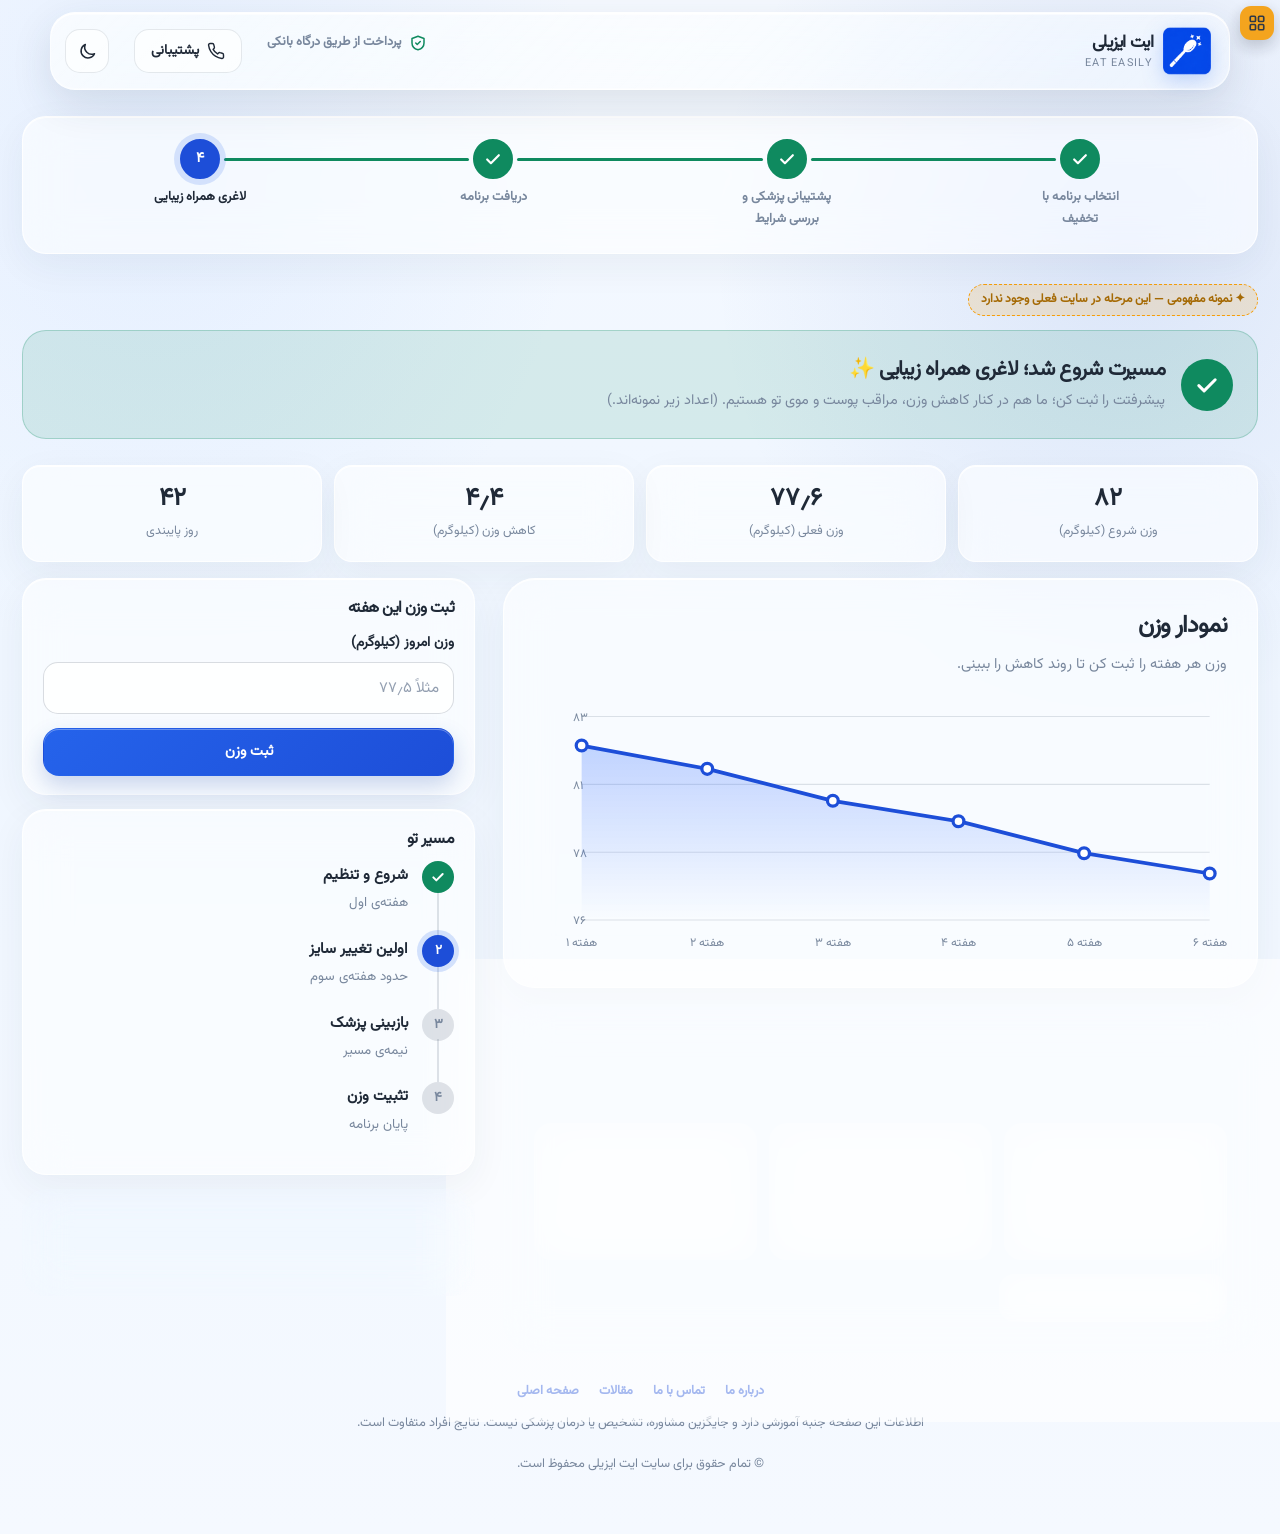
<file: landing-journey.html>
<!doctype html>
<html lang="fa" dir="rtl">
<head>
  <meta charset="utf-8">
  <meta name="viewport" content="width=device-width, initial-scale=1, viewport-fit=cover">
  <meta name="color-scheme" content="light dark">
  <meta name="theme-color" content="#eff6ff" id="meta-theme-color">
  <meta name="format-detection" content="telephone=no">
  <title>لاغری همراه زیبایی - ایت ایزیلی</title>
  <meta name="description" content="مرحله چهارم: پیشرفت وزن، ثبت وزن هفتگی و مراقبت از پوست و مو در مسیر لاغری با ایت ایزیلی.">
  <meta name="robots" content="noindex, nofollow">
  <link rel="icon" type="image/svg+xml" href="assets/icons/favicon.svg">
  <link rel="icon" type="image/png" sizes="192x192" href="assets/icons/icon-192.png">
  <link rel="apple-touch-icon" href="assets/icons/apple-touch-icon.png">
  <link rel="manifest" href="manifest.webmanifest">
  <link rel="preload" href="assets/fonts/Vazirmatn-Regular.woff2" as="font" type="font/woff2" crossorigin>
  <script>
    (function(){try{var t=localStorage.getItem('ee-theme');if(t==='dark'||t==='light')document.documentElement.setAttribute('data-theme',t);}catch(e){}})();
  </script>
  <link rel="stylesheet" href="assets/css/style.css">
  <link rel="stylesheet" href="assets/css/article.css">
  <link rel="stylesheet" href="assets/css/pages.css">
  <link rel="stylesheet" href="assets/css/funnel.css">
</head>
<body>

  <a class="skip-link" href="#main-content">پرش به محتوای اصلی</a>
  <header class="site-header" id="top">
    <div class="container header-inner glass-panel">
      <a class="brand" href="index.html" aria-label="ایت ایزیلی، صفحه اصلی">
        <span class="brand__mark" aria-hidden="true"><img src="assets/brand/app-icon.png" width="301" height="301" alt="" decoding="async"></span>
        <span class="brand__type"><strong>ایت ایزیلی</strong><small>EAT EASILY</small></span>
      </a>
      <p class="fn-header-note"><svg viewBox="0 0 24 24" aria-hidden="true"><path d="M12 3 4 6v6c0 4.5 3.2 7.8 8 9 4.8-1.2 8-4.5 8-9V6l-8-3Z"/><path d="m9 12 2 2 4-4"/></svg><span>پرداخت از طریق درگاه بانکی</span></p>
      <a class="fn-call" href="tel:+982128421368" aria-label="تماس با پشتیبانی"><svg viewBox="0 0 24 24" aria-hidden="true"><path d="M22 16.9v3a2 2 0 0 1-2.2 2 19.8 19.8 0 0 1-8.6-3.1 19.5 19.5 0 0 1-6-6A19.8 19.8 0 0 1 2.1 4.2 2 2 0 0 1 4.1 2h3a2 2 0 0 1 2 1.7c.1 1 .4 1.9.7 2.8a2 2 0 0 1-.5 2.1L8.1 9.9a16 16 0 0 0 6 6l1.3-1.3a2 2 0 0 1 2.1-.4c.9.3 1.8.6 2.8.7a2 2 0 0 1 1.7 2z"/></svg><span>پشتیبانی</span></a>
      <button class="theme-toggle" type="button" id="theme-toggle" aria-label="تغییر تم به حالت تاریک" aria-pressed="false">
        <svg class="i-moon" viewBox="0 0 24 24" aria-hidden="true"><path d="M20 14.5A8 8 0 0 1 9.5 4 8 8 0 1 0 20 14.5z"/></svg>
        <svg class="i-sun" viewBox="0 0 24 24" aria-hidden="true"><circle cx="12" cy="12" r="4"/><path d="M12 2v2M12 20v2M4.9 4.9l1.4 1.4M17.7 17.7l1.4 1.4M2 12h2M20 12h2M4.9 19.1l1.4-1.4M17.7 6.3l1.4-1.4"/></svg>
      </button>
    </div>
  </header>
  <main id="main-content">
    <div class="container--wide">
      <nav class="fn-steps glass-panel" aria-label="مراحل دریافت برنامه">
        <ol><li class="fn-step is-done"><span class="fn-step__dot"><svg viewBox="0 0 24 24" aria-hidden="true"><path d="m5 12.5 4.5 4.5L19 7.5"/></svg></span><span class="fn-step__label">انتخاب برنامه با تخفیف</span></li><li class="fn-step is-done"><span class="fn-step__dot"><svg viewBox="0 0 24 24" aria-hidden="true"><path d="m5 12.5 4.5 4.5L19 7.5"/></svg></span><span class="fn-step__label">پشتیبانی پزشکی و بررسی شرایط</span></li><li class="fn-step is-done"><span class="fn-step__dot"><svg viewBox="0 0 24 24" aria-hidden="true"><path d="m5 12.5 4.5 4.5L19 7.5"/></svg></span><span class="fn-step__label">دریافت برنامه</span></li><li class="fn-step is-active" aria-current="step"><span class="fn-step__dot">۴</span><span class="fn-step__label">لاغری همراه زیبایی</span></li></ol>
        <p class="fn-steps__now"><small>مرحله ۴ از ۴</small>لاغری همراه زیبایی</p>
      </nav>
      <p class="fn-concept">✦ نمونه مفهومی — این مرحله در سایت فعلی وجود ندارد</p>
      <div class="fn-ok" role="status">
        <span class="fn-ok__tick"><svg viewBox="0 0 24 24" aria-hidden="true"><path d="m5 12.5 4.5 4.5L19 7.5"/></svg></span>
        <div><h2>مسیرت شروع شد؛ لاغری همراه زیبایی ✨</h2><p>پیشرفتت را ثبت کن؛ ما هم در کنار کاهش وزن، مراقب پوست و موی تو هستیم. (اعداد زیر نمونه‌اند.)</p></div>
      </div>

      <ul class="fn-kpis" aria-label="خلاصه پیشرفت">
        <li class="glass-panel"><strong id="k-start">—</strong><span>وزن شروع (کیلوگرم)</span></li>
        <li class="glass-panel"><strong id="k-now">—</strong><span>وزن فعلی (کیلوگرم)</span></li>
        <li class="glass-panel"><strong id="k-lost">—</strong><span>کاهش وزن (کیلوگرم)</span></li>
        <li class="glass-panel"><strong id="k-streak">—</strong><span>روز پایبندی</span></li>
      </ul>

      <div class="fn-grid">
        <div>
          <section class="fn-card glass-panel" aria-labelledby="ch-t">
            <h2 id="ch-t">نمودار وزن</h2>
            <p class="lead">وزن هر هفته را ثبت کن تا روند کاهش را ببینی.</p>
            <svg class="fn-chart" id="fn-chart" viewBox="0 0 640 240" role="img" aria-label="نمودار وزن"></svg>
          </section>
          <section class="fn-card glass-panel" aria-labelledby="be-t">
            <h2 id="be-t">لاغری همراه زیبایی</h2>
            <p class="lead">نکته‌هایی برای حفظ شادابی پوست و مو در مسیر کاهش وزن (نمونه‌ی محتوا).</p>
            <ul class="fn-beauty">
              <li class="glass-panel"><h3>پوست</h3><p>نوشیدن آب کافی و دریافت پروتئین مناسب به شادابی پوست کمک می‌کند.</p></li>
              <li class="glass-panel"><h3>مو</h3><p>تنوع غذایی و دریافت کافی ریزمغذی‌ها از مهم‌ترین عوامل سلامت مو است.</p></li>
              <li class="glass-panel"><h3>انرژی و خواب</h3><p>خواب کافی اشتها را متعادل می‌کند و حال و انرژی روزانه‌ات را بهتر می‌کند.</p></li>
            </ul>
            <p style="margin:14px 0 0"><a class="button button--glass" href="blog.html">مقاله‌های بیشتر در ایت مگ <span aria-hidden="true">←</span></a></p>
          </section>
        </div>

        <aside class="fn-side" aria-label="ثبت وزن و مراحل مسیر">
          <form class="fn-mini glass-panel" id="fn-checkin" novalidate aria-labelledby="ci-t">
            <h3 id="ci-t">ثبت وزن این هفته</h3>
            <div class="pg-field"><label for="ci-w">وزن امروز (کیلوگرم)</label><input id="ci-w" inputmode="decimal" placeholder="مثلاً ۷۷٫۵" aria-describedby="ci-e"><p class="pg-err" id="ci-e" role="alert"></p></div>
            <button class="button button--primary" type="submit" style="width:100%">ثبت وزن</button>
            <p class="ct-toast" id="ci-ok" role="status" hidden>وزن ثبت شد؛ نمودار به‌روز شد.</p>
          </form>
          <section class="fn-mini glass-panel"><h3>مسیر تو</h3>
            <ol class="fn-tl">
              <li class="is-done"><span class="fn-tl__dot"><svg viewBox="0 0 24 24" aria-hidden="true"><path d="m5 12.5 4.5 4.5L19 7.5"/></svg></span><div><strong>شروع و تنظیم</strong><span>هفته‌ی اول</span></div></li>
              <li class="is-now"><span class="fn-tl__dot">۲</span><div><strong>اولین تغییر سایز</strong><span>حدود هفته‌ی سوم</span></div></li>
              <li><span class="fn-tl__dot">۳</span><div><strong>بازبینی پزشک</strong><span>نیمه‌ی مسیر</span></div></li>
              <li><span class="fn-tl__dot">۴</span><div><strong>تثبیت وزن</strong><span>پایان برنامه</span></div></li>
            </ol></section>
          <section class="fn-mini glass-panel"><h3>نشان‌ها</h3>
            <ul class="fn-badges"><li>اولین هفته ✓</li><li>۷ روز پیاپی</li><li class="is-off">اولین ۵ کیلو</li><li class="is-off">نیمه راه</li></ul></section>
        </aside>
      </div>
    </div>
  </main>

  <footer class="fn-foot">
    <div class="container">
      <nav aria-label="پیوندهای کمکی"><a href="about-us.html">درباره ما</a><a href="contact-us.html">تماس با ما</a><a href="blog.html">مقالات</a><a href="index.html">صفحه اصلی</a></nav>
      <p>اطلاعات این صفحه جنبه آموزشی دارد و جایگزین مشاوره، تشخیص یا درمان پزشکی نیست. نتایج افراد متفاوت است.</p>
      <p>© تمام حقوق برای سایت ایت ایزیلی محفوظ است.</p>
    </div>
  </footer>
  <script src="assets/js/funnel.js" defer></script>
  <script src="assets/js/dev-switcher.js" defer></script>
</body>
</html>
</file>
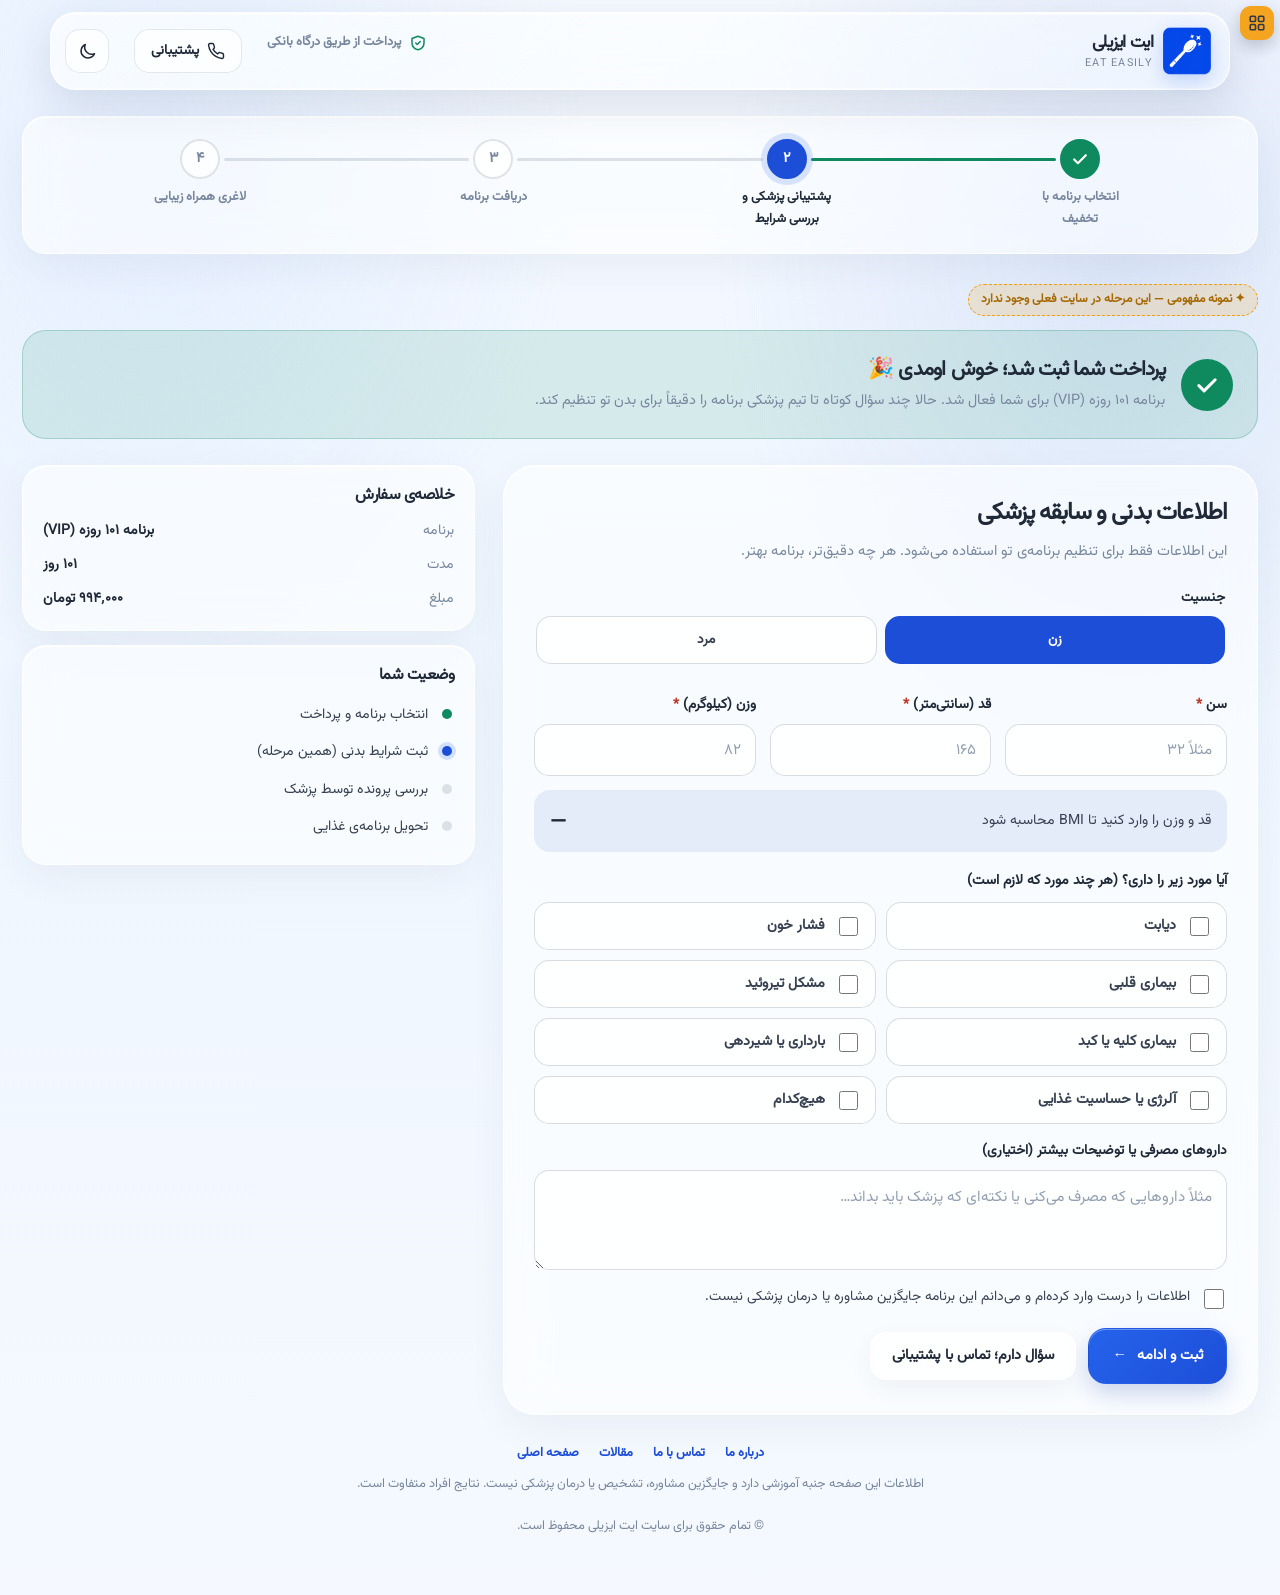
<file: landing-medical.html>
<!doctype html>
<html lang="fa" dir="rtl">
<head>
  <meta charset="utf-8">
  <meta name="viewport" content="width=device-width, initial-scale=1, viewport-fit=cover">
  <meta name="color-scheme" content="light dark">
  <meta name="theme-color" content="#eff6ff" id="meta-theme-color">
  <meta name="format-detection" content="telephone=no">
  <title>بررسی شرایط و پشتیبانی پزشکی - ایت ایزیلی</title>
  <meta name="description" content="مرحله دوم: اطلاعات بدنی و سابقه پزشکی خود را ثبت کنید تا تیم پزشکی ایت ایزیلی برنامه‌ی شما را متناسب با شرایطتان تنظیم کند.">
  <meta name="robots" content="noindex, nofollow">
  <link rel="icon" type="image/svg+xml" href="assets/icons/favicon.svg">
  <link rel="icon" type="image/png" sizes="192x192" href="assets/icons/icon-192.png">
  <link rel="apple-touch-icon" href="assets/icons/apple-touch-icon.png">
  <link rel="manifest" href="manifest.webmanifest">
  <link rel="preload" href="assets/fonts/Vazirmatn-Regular.woff2" as="font" type="font/woff2" crossorigin>
  <script>
    (function(){try{var t=localStorage.getItem('ee-theme');if(t==='dark'||t==='light')document.documentElement.setAttribute('data-theme',t);}catch(e){}})();
  </script>
  <link rel="stylesheet" href="assets/css/style.css">
  <link rel="stylesheet" href="assets/css/article.css">
  <link rel="stylesheet" href="assets/css/pages.css">
  <link rel="stylesheet" href="assets/css/funnel.css">
</head>
<body>

  <a class="skip-link" href="#main-content">پرش به محتوای اصلی</a>
  <header class="site-header" id="top">
    <div class="container header-inner glass-panel">
      <a class="brand" href="index.html" aria-label="ایت ایزیلی، صفحه اصلی">
        <span class="brand__mark" aria-hidden="true"><img src="assets/brand/app-icon.png" width="301" height="301" alt="" decoding="async"></span>
        <span class="brand__type"><strong>ایت ایزیلی</strong><small>EAT EASILY</small></span>
      </a>
      <p class="fn-header-note"><svg viewBox="0 0 24 24" aria-hidden="true"><path d="M12 3 4 6v6c0 4.5 3.2 7.8 8 9 4.8-1.2 8-4.5 8-9V6l-8-3Z"/><path d="m9 12 2 2 4-4"/></svg><span>پرداخت از طریق درگاه بانکی</span></p>
      <a class="fn-call" href="tel:+982128421368" aria-label="تماس با پشتیبانی"><svg viewBox="0 0 24 24" aria-hidden="true"><path d="M22 16.9v3a2 2 0 0 1-2.2 2 19.8 19.8 0 0 1-8.6-3.1 19.5 19.5 0 0 1-6-6A19.8 19.8 0 0 1 2.1 4.2 2 2 0 0 1 4.1 2h3a2 2 0 0 1 2 1.7c.1 1 .4 1.9.7 2.8a2 2 0 0 1-.5 2.1L8.1 9.9a16 16 0 0 0 6 6l1.3-1.3a2 2 0 0 1 2.1-.4c.9.3 1.8.6 2.8.7a2 2 0 0 1 1.7 2z"/></svg><span>پشتیبانی</span></a>
      <button class="theme-toggle" type="button" id="theme-toggle" aria-label="تغییر تم به حالت تاریک" aria-pressed="false">
        <svg class="i-moon" viewBox="0 0 24 24" aria-hidden="true"><path d="M20 14.5A8 8 0 0 1 9.5 4 8 8 0 1 0 20 14.5z"/></svg>
        <svg class="i-sun" viewBox="0 0 24 24" aria-hidden="true"><circle cx="12" cy="12" r="4"/><path d="M12 2v2M12 20v2M4.9 4.9l1.4 1.4M17.7 17.7l1.4 1.4M2 12h2M20 12h2M4.9 19.1l1.4-1.4M17.7 6.3l1.4-1.4"/></svg>
      </button>
    </div>
  </header>
  <main id="main-content">
    <div class="container--wide">
      <nav class="fn-steps glass-panel" aria-label="مراحل دریافت برنامه">
        <ol><li class="fn-step is-done"><span class="fn-step__dot"><svg viewBox="0 0 24 24" aria-hidden="true"><path d="m5 12.5 4.5 4.5L19 7.5"/></svg></span><span class="fn-step__label">انتخاب برنامه با تخفیف</span></li><li class="fn-step is-active" aria-current="step"><span class="fn-step__dot">۲</span><span class="fn-step__label">پشتیبانی پزشکی و بررسی شرایط</span></li><li class="fn-step "><span class="fn-step__dot">۳</span><span class="fn-step__label">دریافت برنامه</span></li><li class="fn-step "><span class="fn-step__dot">۴</span><span class="fn-step__label">لاغری همراه زیبایی</span></li></ol>
        <p class="fn-steps__now"><small>مرحله ۲ از ۴</small>پشتیبانی پزشکی و بررسی شرایط</p>
      </nav>
      <p class="fn-concept">✦ نمونه مفهومی — این مرحله در سایت فعلی وجود ندارد</p>
      <div class="fn-ok" role="status">
        <span class="fn-ok__tick"><svg viewBox="0 0 24 24" aria-hidden="true"><path d="m5 12.5 4.5 4.5L19 7.5"/></svg></span>
        <div><h2>پرداخت شما ثبت شد؛ خوش اومدی 🎉</h2><p><span data-plan-name>برنامه ۱۰۱ روزه (VIP)</span> برای شما فعال شد. حالا چند سؤال کوتاه تا تیم پزشکی برنامه را دقیقاً برای بدن تو تنظیم کند.</p></div>
      </div>

      <div class="fn-grid">
        <form class="fn-card glass-panel" id="fn-medical" novalidate aria-labelledby="md-t">
          <h2 id="md-t">اطلاعات بدنی و سابقه پزشکی</h2>
          <p class="lead">این اطلاعات فقط برای تنظیم برنامه‌ی تو استفاده می‌شود. هر چه دقیق‌تر، برنامه بهتر.</p>

          <fieldset class="pg-field" style="border:0;padding:0;min-width:0">
            <legend class="pg-lbl" style="padding:0;margin-bottom:6px">جنسیت</legend>
            <div class="fn-seg" role="radiogroup" aria-label="جنسیت">
              <label><input type="radio" name="g" value="f" checked> زن</label>
              <label><input type="radio" name="g" value="m"> مرد</label>
            </div>
          </fieldset>

          <div class="pg-row" style="grid-template-columns:repeat(3,1fr)">
            <div class="pg-field"><label for="md-age">سن <i aria-hidden="true">*</i></label><input id="md-age" inputmode="numeric" autocomplete="off" placeholder="مثلاً ۳۲" aria-describedby="md-age-e"><p class="pg-err" id="md-age-e" role="alert"></p></div>
            <div class="pg-field"><label for="md-h">قد (سانتی‌متر) <i aria-hidden="true">*</i></label><input id="md-h" inputmode="decimal" autocomplete="off" placeholder="۱۶۵" aria-describedby="md-h-e"><p class="pg-err" id="md-h-e" role="alert"></p></div>
            <div class="pg-field"><label for="md-w">وزن (کیلوگرم) <i aria-hidden="true">*</i></label><input id="md-w" inputmode="decimal" autocomplete="off" placeholder="۸۲" aria-describedby="md-w-e"><p class="pg-err" id="md-w-e" role="alert"></p></div>
          </div>
          <div class="fn-bmi" aria-live="polite"><span id="md-bmi-note">قد و وزن را وارد کنید تا BMI محاسبه شود</span><strong id="md-bmi">—</strong></div>

          <fieldset class="fn-checks">
            <legend>آیا مورد زیر را داری؟ (هر چند مورد که لازم است)</legend>
            <label><input type="checkbox" name="c" value="دیابت"> دیابت</label><label><input type="checkbox" name="c" value="فشار خون"> فشار خون</label><label><input type="checkbox" name="c" value="بیماری قلبی"> بیماری قلبی</label><label><input type="checkbox" name="c" value="مشکل تیروئید"> مشکل تیروئید</label><label><input type="checkbox" name="c" value="بیماری کلیه یا کبد"> بیماری کلیه یا کبد</label><label><input type="checkbox" name="c" value="بارداری یا شیردهی"> بارداری یا شیردهی</label><label><input type="checkbox" name="c" value="آلرژی یا حساسیت غذایی"> آلرژی یا حساسیت غذایی</label><label><input type="checkbox" name="c" value="هیچ‌کدام"> هیچ‌کدام</label>
          </fieldset>
          <div class="pg-field"><label for="md-note">داروهای مصرفی یا توضیحات بیشتر (اختیاری)</label><textarea id="md-note" style="min-height:100px" placeholder="مثلاً داروهایی که مصرف می‌کنی یا نکته‌ای که پزشک باید بداند…"></textarea></div>
          <label class="fn-agree"><input type="checkbox" id="md-agree" aria-describedby="md-agree-e"> اطلاعات را درست وارد کرده‌ام و می‌دانم این برنامه جایگزین مشاوره یا درمان پزشکی نیست.</label>
          <p class="pg-err" id="md-agree-e" role="alert"></p>
          <div class="fn-actions"><button class="button button--primary button--large" type="submit">ثبت و ادامه <span aria-hidden="true">←</span></button><a class="button button--glass" href="contact-us.html">سؤال دارم؛ تماس با پشتیبانی</a></div>
        </form>

        <aside class="fn-side" aria-label="خلاصه سفارش و وضعیت">
          <section class="fn-mini glass-panel"><h3>خلاصه‌ی سفارش</h3>
            <dl><dt>برنامه</dt><dd data-plan-name>—</dd><dt>مدت</dt><dd data-plan-days>—</dd><dt>مبلغ</dt><dd data-plan-price>—</dd></dl></section>
          <section class="fn-mini glass-panel"><h3>وضعیت شما</h3>
            <ul class="fn-st"><li class="is-done">انتخاب برنامه و پرداخت</li><li class="is-now">ثبت شرایط بدنی (همین مرحله)</li><li>بررسی پرونده توسط پزشک</li><li>تحویل برنامه‌ی غذایی</li></ul></section>
        </aside>
      </div>
    </div>
  </main>

  <footer class="fn-foot">
    <div class="container">
      <nav aria-label="پیوندهای کمکی"><a href="about-us.html">درباره ما</a><a href="contact-us.html">تماس با ما</a><a href="blog.html">مقالات</a><a href="index.html">صفحه اصلی</a></nav>
      <p>اطلاعات این صفحه جنبه آموزشی دارد و جایگزین مشاوره، تشخیص یا درمان پزشکی نیست. نتایج افراد متفاوت است.</p>
      <p>© تمام حقوق برای سایت ایت ایزیلی محفوظ است.</p>
    </div>
  </footer>
  <script src="assets/js/funnel.js" defer></script>
  <script src="assets/js/dev-switcher.js" defer></script>
</body>
</html>
</file>
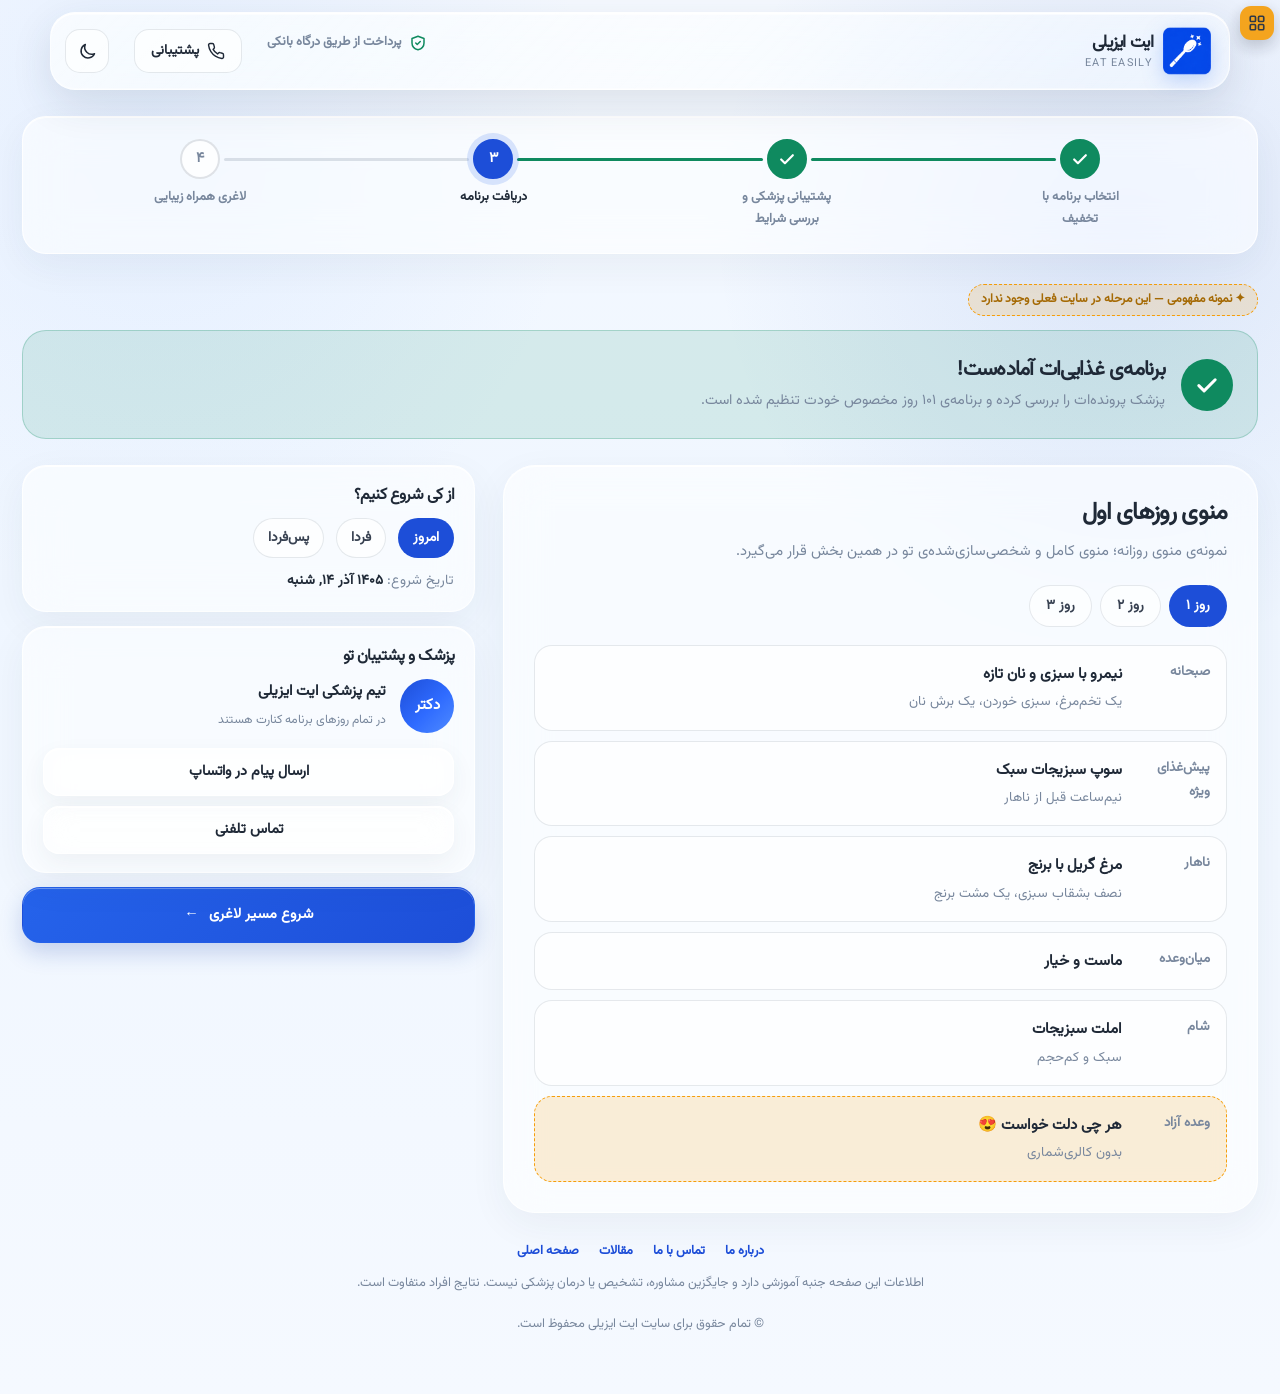
<file: landing-plan.html>
<!doctype html>
<html lang="fa" dir="rtl">
<head>
  <meta charset="utf-8">
  <meta name="viewport" content="width=device-width, initial-scale=1, viewport-fit=cover">
  <meta name="color-scheme" content="light dark">
  <meta name="theme-color" content="#eff6ff" id="meta-theme-color">
  <meta name="format-detection" content="telephone=no">
  <title>دریافت برنامه غذایی - ایت ایزیلی</title>
  <meta name="description" content="مرحله سوم: برنامه‌ی غذایی شخصی‌سازی‌شده‌ی شما آماده است؛ منوی روزانه، تاریخ شروع و راه ارتباط با پزشک.">
  <meta name="robots" content="noindex, nofollow">
  <link rel="icon" type="image/svg+xml" href="assets/icons/favicon.svg">
  <link rel="icon" type="image/png" sizes="192x192" href="assets/icons/icon-192.png">
  <link rel="apple-touch-icon" href="assets/icons/apple-touch-icon.png">
  <link rel="manifest" href="manifest.webmanifest">
  <link rel="preload" href="assets/fonts/Vazirmatn-Regular.woff2" as="font" type="font/woff2" crossorigin>
  <script>
    (function(){try{var t=localStorage.getItem('ee-theme');if(t==='dark'||t==='light')document.documentElement.setAttribute('data-theme',t);}catch(e){}})();
  </script>
  <link rel="stylesheet" href="assets/css/style.css">
  <link rel="stylesheet" href="assets/css/article.css">
  <link rel="stylesheet" href="assets/css/pages.css">
  <link rel="stylesheet" href="assets/css/funnel.css">
</head>
<body>

  <a class="skip-link" href="#main-content">پرش به محتوای اصلی</a>
  <header class="site-header" id="top">
    <div class="container header-inner glass-panel">
      <a class="brand" href="index.html" aria-label="ایت ایزیلی، صفحه اصلی">
        <span class="brand__mark" aria-hidden="true"><img src="assets/brand/app-icon.png" width="301" height="301" alt="" decoding="async"></span>
        <span class="brand__type"><strong>ایت ایزیلی</strong><small>EAT EASILY</small></span>
      </a>
      <p class="fn-header-note"><svg viewBox="0 0 24 24" aria-hidden="true"><path d="M12 3 4 6v6c0 4.5 3.2 7.8 8 9 4.8-1.2 8-4.5 8-9V6l-8-3Z"/><path d="m9 12 2 2 4-4"/></svg><span>پرداخت از طریق درگاه بانکی</span></p>
      <a class="fn-call" href="tel:+982128421368" aria-label="تماس با پشتیبانی"><svg viewBox="0 0 24 24" aria-hidden="true"><path d="M22 16.9v3a2 2 0 0 1-2.2 2 19.8 19.8 0 0 1-8.6-3.1 19.5 19.5 0 0 1-6-6A19.8 19.8 0 0 1 2.1 4.2 2 2 0 0 1 4.1 2h3a2 2 0 0 1 2 1.7c.1 1 .4 1.9.7 2.8a2 2 0 0 1-.5 2.1L8.1 9.9a16 16 0 0 0 6 6l1.3-1.3a2 2 0 0 1 2.1-.4c.9.3 1.8.6 2.8.7a2 2 0 0 1 1.7 2z"/></svg><span>پشتیبانی</span></a>
      <button class="theme-toggle" type="button" id="theme-toggle" aria-label="تغییر تم به حالت تاریک" aria-pressed="false">
        <svg class="i-moon" viewBox="0 0 24 24" aria-hidden="true"><path d="M20 14.5A8 8 0 0 1 9.5 4 8 8 0 1 0 20 14.5z"/></svg>
        <svg class="i-sun" viewBox="0 0 24 24" aria-hidden="true"><circle cx="12" cy="12" r="4"/><path d="M12 2v2M12 20v2M4.9 4.9l1.4 1.4M17.7 17.7l1.4 1.4M2 12h2M20 12h2M4.9 19.1l1.4-1.4M17.7 6.3l1.4-1.4"/></svg>
      </button>
    </div>
  </header>
  <main id="main-content">
    <div class="container--wide">
      <nav class="fn-steps glass-panel" aria-label="مراحل دریافت برنامه">
        <ol><li class="fn-step is-done"><span class="fn-step__dot"><svg viewBox="0 0 24 24" aria-hidden="true"><path d="m5 12.5 4.5 4.5L19 7.5"/></svg></span><span class="fn-step__label">انتخاب برنامه با تخفیف</span></li><li class="fn-step is-done"><span class="fn-step__dot"><svg viewBox="0 0 24 24" aria-hidden="true"><path d="m5 12.5 4.5 4.5L19 7.5"/></svg></span><span class="fn-step__label">پشتیبانی پزشکی و بررسی شرایط</span></li><li class="fn-step is-active" aria-current="step"><span class="fn-step__dot">۳</span><span class="fn-step__label">دریافت برنامه</span></li><li class="fn-step "><span class="fn-step__dot">۴</span><span class="fn-step__label">لاغری همراه زیبایی</span></li></ol>
        <p class="fn-steps__now"><small>مرحله ۳ از ۴</small>دریافت برنامه</p>
      </nav>
      <p class="fn-concept">✦ نمونه مفهومی — این مرحله در سایت فعلی وجود ندارد</p>
      <div class="fn-ok" role="status">
        <span class="fn-ok__tick"><svg viewBox="0 0 24 24" aria-hidden="true"><path d="m5 12.5 4.5 4.5L19 7.5"/></svg></span>
        <div><h2>برنامه‌ی غذایی‌ات آماده‌ست!</h2><p>پزشک پرونده‌ات را بررسی کرده و برنامه‌ی <span data-plan-days>۱۰۱ روز</span> مخصوص خودت تنظیم شده است.</p></div>
      </div>
      <div class="fn-grid">
        <section class="fn-card glass-panel" aria-labelledby="menu-t">
          <h2 id="menu-t">منوی روزهای اول</h2>
          <p class="lead">نمونه‌ی منوی روزانه؛ منوی کامل و شخصی‌سازی‌شده‌ی تو در همین بخش قرار می‌گیرد.</p>
          <div class="fn-days" role="tablist" aria-label="روزهای برنامه"><button class="fn-day" role="tab" id="tab0" aria-controls="dp0" aria-selected="false" type="button">روز ۱</button><button class="fn-day" role="tab" id="tab1" aria-controls="dp1" aria-selected="false" type="button">روز ۲</button><button class="fn-day" role="tab" id="tab2" aria-controls="dp2" aria-selected="false" type="button">روز ۳</button></div>
          <div role="tabpanel" id="dp0" aria-labelledby="tab0" data-day-panel hidden><ul class="fn-meals"><li class="fn-meal"><span class="fn-meal__t">صبحانه</span><div><strong>نیمرو با سبزی و نان تازه</strong><span>یک تخم‌مرغ، سبزی خوردن، یک برش نان</span></div></li><li class="fn-meal"><span class="fn-meal__t">پیش‌غذای ویژه</span><div><strong>سوپ سبزیجات سبک</strong><span>نیم‌ساعت قبل از ناهار</span></div></li><li class="fn-meal"><span class="fn-meal__t">ناهار</span><div><strong>مرغ گریل با برنج</strong><span>نصف بشقاب سبزی، یک مشت برنج</span></div></li><li class="fn-meal"><span class="fn-meal__t">میان‌وعده</span><div><strong>ماست و خیار</strong><span></span></div></li><li class="fn-meal"><span class="fn-meal__t">شام</span><div><strong>املت سبزیجات</strong><span>سبک و کم‌حجم</span></div></li><li class="fn-meal fn-meal--free"><span class="fn-meal__t">وعده آزاد</span><div><strong>هر چی دلت خواست 😍</strong><span>بدون کالری‌شماری</span></div></li></ul></div><div role="tabpanel" id="dp1" aria-labelledby="tab1" data-day-panel hidden><ul class="fn-meals"><li class="fn-meal"><span class="fn-meal__t">صبحانه</span><div><strong>پنیر و گردو با گوجه</strong><span>یک برش نان سنگک</span></div></li><li class="fn-meal"><span class="fn-meal__t">پیش‌غذای ویژه</span><div><strong>سالاد کاهو و لیمو</strong><span>قبل از ناهار</span></div></li><li class="fn-meal"><span class="fn-meal__t">ناهار</span><div><strong>خورشت کرفس با گوشت</strong><span>کمی برنج</span></div></li><li class="fn-meal"><span class="fn-meal__t">میان‌وعده</span><div><strong>میوه فصل</strong><span></span></div></li><li class="fn-meal"><span class="fn-meal__t">شام</span><div><strong>کوکوی سبزی</strong><span>با ماست</span></div></li><li class="fn-meal fn-meal--free"><span class="fn-meal__t">وعده آزاد</span><div><strong>یک دسر یا میان‌وعده‌ی محبوب</strong><span></span></div></li></ul></div><div role="tabpanel" id="dp2" aria-labelledby="tab2" data-day-panel hidden><ul class="fn-meals"><li class="fn-meal"><span class="fn-meal__t">صبحانه</span><div><strong>املت گوجه‌فرنگی</strong><span>نان و سبزی</span></div></li><li class="fn-meal"><span class="fn-meal__t">پیش‌غذای ویژه</span><div><strong>سوپ جو سبک</strong><span></span></div></li><li class="fn-meal"><span class="fn-meal__t">ناهار</span><div><strong>ماهی گریل و سالاد</strong><span>سیب‌زمینی کوچک</span></div></li><li class="fn-meal"><span class="fn-meal__t">میان‌وعده</span><div><strong>مغزهای خام</strong><span>یک مشت کوچک</span></div></li><li class="fn-meal"><span class="fn-meal__t">شام</span><div><strong>عدسی سبک</strong><span>با سالاد</span></div></li><li class="fn-meal fn-meal--free"><span class="fn-meal__t">وعده آزاد</span><div><strong>پیتزا یا هر چیزی که دوست داری</strong><span></span></div></li></ul></div>
        </section>
        <aside class="fn-side" aria-label="شروع و پشتیبانی">
          <section class="fn-mini glass-panel"><h3>از کی شروع کنیم؟</h3>
            <div class="fn-actions" style="margin-bottom:10px"><button class="bl-chip" type="button" data-start="0" aria-pressed="true">امروز</button><button class="bl-chip" type="button" data-start="1" aria-pressed="false">فردا</button><button class="bl-chip" type="button" data-start="2" aria-pressed="false">پس‌فردا</button></div>
            <p style="margin:0;color:var(--muted);font-size:.86rem">تاریخ شروع: <strong id="fn-start-date" style="color:var(--ink)">—</strong></p></section>
          <section class="fn-mini glass-panel"><h3>پزشک و پشتیبان تو</h3>
            <div class="fn-doc"><span class="fn-doc__av" aria-hidden="true">دکتر</span><div><strong>تیم پزشکی ایت ایزیلی</strong><small>در تمام روزهای برنامه کنارت هستند</small></div></div>
            <div class="fn-sidebtns"><a class="button button--glass" href="https://wa.me/+447769173837?text=%D8%B3%D9%84%D8%A7%D9%85%D8%8C%20%D8%A8%D8%B1%D9%86%D8%A7%D9%85%D9%87%20%D8%BA%D8%B0%D8%A7%DB%8C%DB%8C%D9%85%20%D8%B1%D8%A7%20%D8%AF%D8%B1%DB%8C%D8%A7%D9%81%D8%AA%20%DA%A9%D8%B1%D8%AF%D9%85" target="_blank" rel="noopener noreferrer">ارسال پیام در واتساپ</a><a class="button button--glass" href="tel:+982128421368">تماس تلفنی</a></div></section>
          <a class="button button--primary button--large" href="landing-journey.html" data-keep-plan>شروع مسیر لاغری <span aria-hidden="true">←</span></a>
        </aside>
      </div>
    </div>
  </main>

  <footer class="fn-foot">
    <div class="container">
      <nav aria-label="پیوندهای کمکی"><a href="about-us.html">درباره ما</a><a href="contact-us.html">تماس با ما</a><a href="blog.html">مقالات</a><a href="index.html">صفحه اصلی</a></nav>
      <p>اطلاعات این صفحه جنبه آموزشی دارد و جایگزین مشاوره، تشخیص یا درمان پزشکی نیست. نتایج افراد متفاوت است.</p>
      <p>© تمام حقوق برای سایت ایت ایزیلی محفوظ است.</p>
    </div>
  </footer>
  <script src="assets/js/funnel.js" defer></script>
  <script src="assets/js/dev-switcher.js" defer></script>
</body>
</html>
</file>
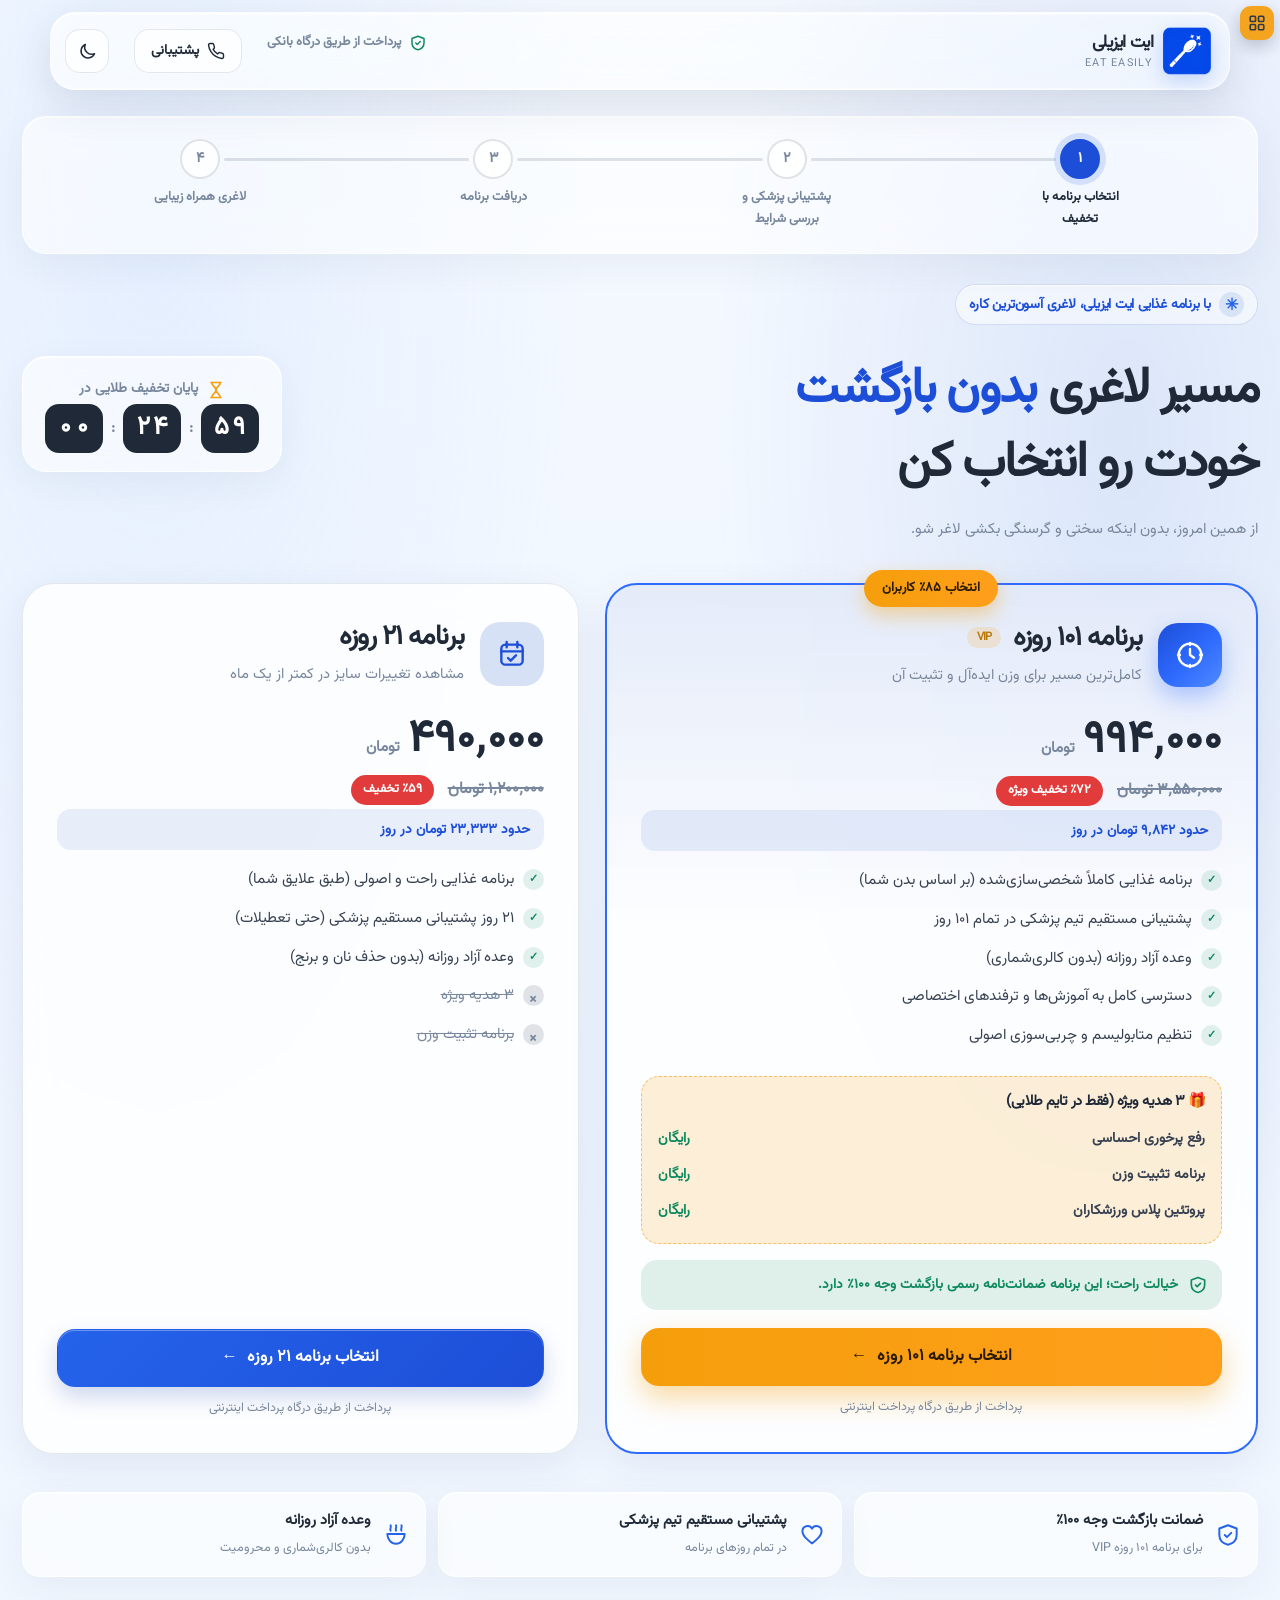
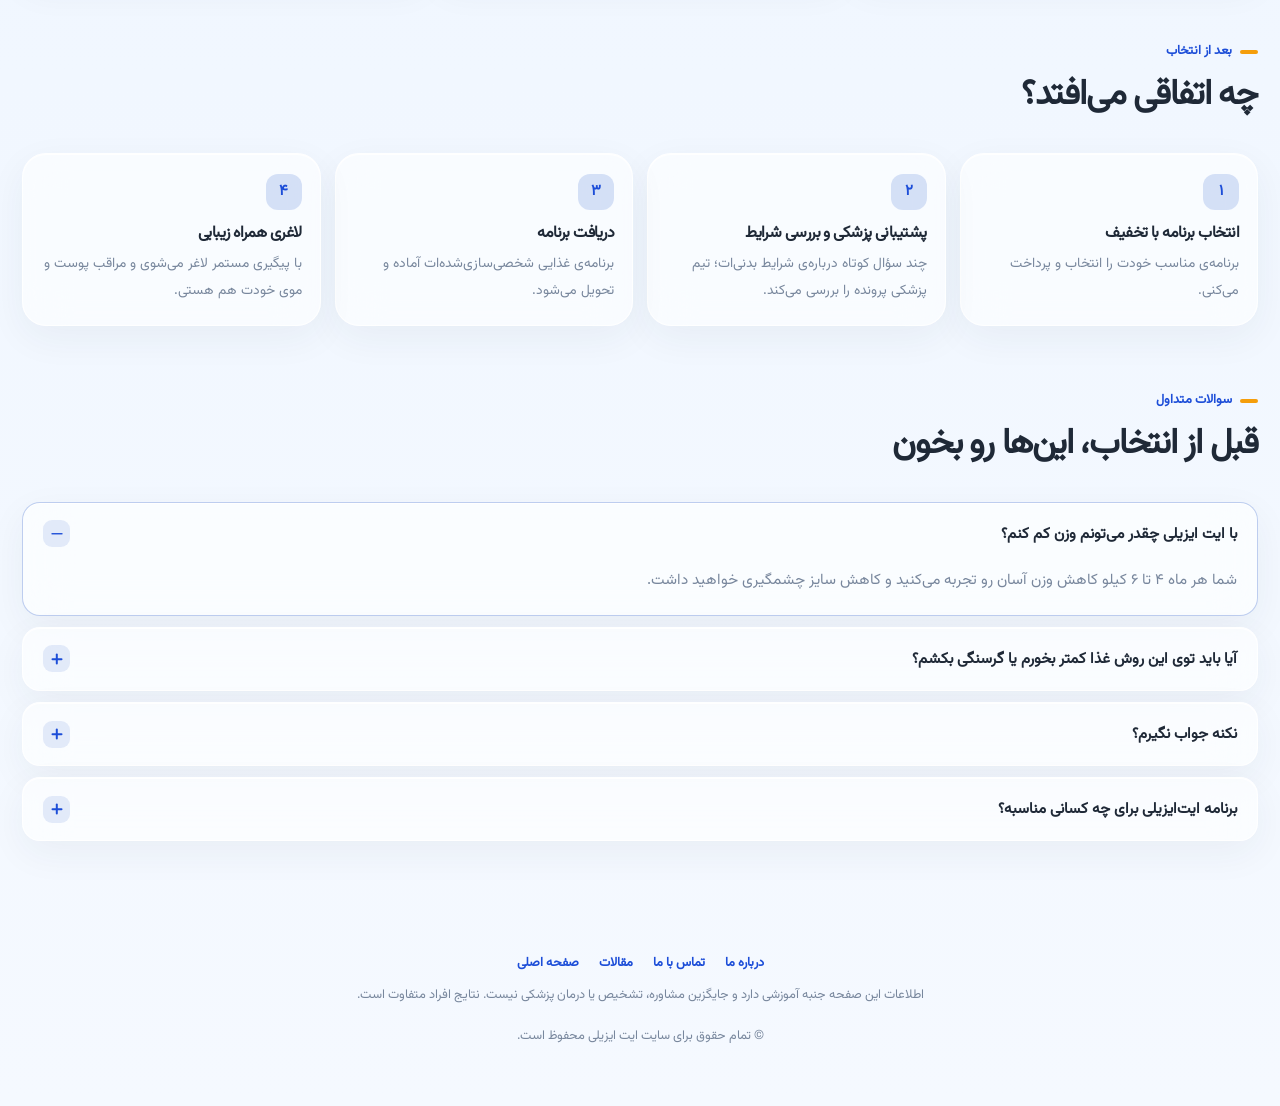
<file: landing.html>
<!doctype html>
<html lang="fa" dir="rtl">
<head>
  <meta charset="utf-8">
  <meta name="viewport" content="width=device-width, initial-scale=1, viewport-fit=cover">
  <meta name="color-scheme" content="light dark">
  <meta name="theme-color" content="#eff6ff" id="meta-theme-color">
  <meta name="format-detection" content="telephone=no">
  <title>انتخاب مسیر لاغری - ایت ایزیلی</title>
  <meta name="description" content="مسیر لاغری بدون بازگشت خودت را انتخاب کن: برنامه ۱۰۱ روزه VIP با ۷۲٪ تخفیف یا برنامه ۲۱ روزه با ۵۹٪ تخفیف، همراه با پشتیبانی پزشکی و وعده آزاد روزانه.">
  <meta name="robots" content="index, follow">
  <link rel="canonical" href="https://eateasily.net/landing/">
  <link rel="icon" type="image/svg+xml" href="assets/icons/favicon.svg">
  <link rel="icon" type="image/png" sizes="192x192" href="assets/icons/icon-192.png">
  <link rel="apple-touch-icon" href="assets/icons/apple-touch-icon.png">
  <link rel="manifest" href="manifest.webmanifest">
  <link rel="preload" href="assets/fonts/Vazirmatn-Regular.woff2" as="font" type="font/woff2" crossorigin>
  <meta property="og:type" content="website">
  <meta property="og:locale" content="fa_IR">
  <meta property="og:site_name" content="ایت ایزیلی | Eat Easily">
  <meta property="og:title" content="انتخاب مسیر لاغری - ایت ایزیلی">
  <meta property="og:description" content="مسیر لاغری بدون بازگشت خودت را انتخاب کن: برنامه ۱۰۱ روزه VIP با ۷۲٪ تخفیف یا برنامه ۲۱ روزه با ۵۹٪ تخفیف، همراه با پشتیبانی پزشکی و وعده آزاد روزانه.">
  <meta property="og:url" content="https://eateasily.net/landing/">
  <meta property="og:image" content="https://eateasily.net/assets/images/eateasily-og.png">
  <meta name="twitter:card" content="summary_large_image">
  <script>
    (function(){try{var t=localStorage.getItem('ee-theme');if(t==='dark'||t==='light')document.documentElement.setAttribute('data-theme',t);}catch(e){}})();
  </script>
  <link rel="stylesheet" href="assets/css/style.css">
  <link rel="stylesheet" href="assets/css/article.css">
  <link rel="stylesheet" href="assets/css/pages.css">
  <link rel="stylesheet" href="assets/css/funnel.css">
  <script type="application/ld+json">
{
  "@context": "https://schema.org",
  "@graph": [
    {
      "@type": "WebPage",
      "@id": "https://eateasily.net/landing/#webpage",
      "name": "انتخاب مسیر لاغری - ایت ایزیلی",
      "description": "مسیر لاغری بدون بازگشت خودت را انتخاب کن: برنامه ۱۰۱ روزه VIP با ۷۲٪ تخفیف یا برنامه ۲۱ روزه با ۵۹٪ تخفیف، همراه با پشتیبانی پزشکی و وعده آزاد روزانه.",
      "inLanguage": "fa-IR",
      "isPartOf": {
        "@id": "https://eateasily.net/#website"
      }
    },
    {
      "@type": "Product",
      "name": "برنامه غذایی ۱۰۱ روزه ایت ایزیلی (VIP)",
      "description": "برنامه غذایی شخصی‌سازی‌شده با پشتیبانی مستقیم تیم پزشکی در تمام ۱۰۱ روز و ضمانت بازگشت وجه",
      "brand": {
        "@id": "https://eateasily.net/#organization"
      },
      "offers": {
        "@type": "Offer",
        "price": "9940000",
        "priceCurrency": "IRR",
        "availability": "https://schema.org/InStock",
        "url": "https://l.eateasily.net/?site3"
      }
    },
    {
      "@type": "Product",
      "name": "برنامه غذایی ۲۱ روزه ایت ایزیلی",
      "description": "برنامه غذایی اصولی با ۲۱ روز پشتیبانی مستقیم پزشکی",
      "brand": {
        "@id": "https://eateasily.net/#organization"
      },
      "offers": {
        "@type": "Offer",
        "price": "4900000",
        "priceCurrency": "IRR",
        "availability": "https://schema.org/InStock",
        "url": "https://l.eateasily.net/?site3"
      }
    }
  ]
}
  </script>
</head>
<body>

  <a class="skip-link" href="#main-content">پرش به محتوای اصلی</a>
  <header class="site-header" id="top">
    <div class="container header-inner glass-panel">
      <a class="brand" href="index.html" aria-label="ایت ایزیلی، صفحه اصلی">
        <span class="brand__mark" aria-hidden="true"><img src="assets/brand/app-icon.png" width="301" height="301" alt="" decoding="async"></span>
        <span class="brand__type"><strong>ایت ایزیلی</strong><small>EAT EASILY</small></span>
      </a>
      <p class="fn-header-note"><svg viewBox="0 0 24 24" aria-hidden="true"><path d="M12 3 4 6v6c0 4.5 3.2 7.8 8 9 4.8-1.2 8-4.5 8-9V6l-8-3Z"/><path d="m9 12 2 2 4-4"/></svg><span>پرداخت از طریق درگاه بانکی</span></p>
      <a class="fn-call" href="tel:+982128421368" aria-label="تماس با پشتیبانی"><svg viewBox="0 0 24 24" aria-hidden="true"><path d="M22 16.9v3a2 2 0 0 1-2.2 2 19.8 19.8 0 0 1-8.6-3.1 19.5 19.5 0 0 1-6-6A19.8 19.8 0 0 1 2.1 4.2 2 2 0 0 1 4.1 2h3a2 2 0 0 1 2 1.7c.1 1 .4 1.9.7 2.8a2 2 0 0 1-.5 2.1L8.1 9.9a16 16 0 0 0 6 6l1.3-1.3a2 2 0 0 1 2.1-.4c.9.3 1.8.6 2.8.7a2 2 0 0 1 1.7 2z"/></svg><span>پشتیبانی</span></a>
      <button class="theme-toggle" type="button" id="theme-toggle" aria-label="تغییر تم به حالت تاریک" aria-pressed="false">
        <svg class="i-moon" viewBox="0 0 24 24" aria-hidden="true"><path d="M20 14.5A8 8 0 0 1 9.5 4 8 8 0 1 0 20 14.5z"/></svg>
        <svg class="i-sun" viewBox="0 0 24 24" aria-hidden="true"><circle cx="12" cy="12" r="4"/><path d="M12 2v2M12 20v2M4.9 4.9l1.4 1.4M17.7 17.7l1.4 1.4M2 12h2M20 12h2M4.9 19.1l1.4-1.4M17.7 6.3l1.4-1.4"/></svg>
      </button>
    </div>
  </header>
  <main id="main-content">
    <div class="container--wide">
      <nav class="fn-steps glass-panel" aria-label="مراحل دریافت برنامه">
        <ol><li class="fn-step is-active" aria-current="step"><span class="fn-step__dot">۱</span><span class="fn-step__label">انتخاب برنامه با تخفیف</span></li><li class="fn-step "><span class="fn-step__dot">۲</span><span class="fn-step__label">پشتیبانی پزشکی و بررسی شرایط</span></li><li class="fn-step "><span class="fn-step__dot">۳</span><span class="fn-step__label">دریافت برنامه</span></li><li class="fn-step "><span class="fn-step__dot">۴</span><span class="fn-step__label">لاغری همراه زیبایی</span></li></ol>
        <p class="fn-steps__now"><small>مرحله ۱ از ۴</small>انتخاب برنامه با تخفیف</p>
      </nav>

      <header class="fn-hero">
        <div>
          <span class="eyebrow"><span class="eyebrow__icon" aria-hidden="true">✳</span>با برنامه غذایی ایت ایزیلی، لاغری آسون‌ترین کاره</span>
          <h1>مسیر لاغری <span>بدون بازگشت</span> خودت رو انتخاب کن</h1>
          <p>از همین امروز، بدون اینکه سختی و گرسنگی بکشی لاغر شو.</p>
        </div>
        <div class="fn-timer glass-panel" role="timer" aria-label="زمان باقی‌مانده تخفیف طلایی">
          <p class="fn-timer__label"><svg viewBox="0 0 24 24" aria-hidden="true"><path d="M6 3h12M6 21h12"/><path d="M7 3c0 5 5 5 5 9s-5 4-5 9M17 3c0 5-5 5-5 9s5 4 5 9"/></svg>پایان تخفیف طلایی در</p>
          <div class="fn-timer__nums" dir="ltr"><b id="t-h">۰۰</b><i>:</i><b id="t-m">۲۵</b><i>:</i><b id="t-s">۰۰</b></div>
        </div>
      </header>

      <section class="fn-plans" id="plans" aria-label="برنامه‌های لاغری">
        <article class="fn-plan fn-plan--vip" aria-labelledby="p101">
          <span class="fn-ribbon">انتخاب ۸۵٪ کاربران</span>
          <div class="fn-plan__head"><span class="fn-plan__ico"><svg viewBox="0 0 24 24" aria-hidden="true"><circle cx="12" cy="12" r="8.5"/><path d="M12 7.5V12l3 2"/><path d="M12 3v1.5M21 12h-1.5M12 21v-1.5M3 12h1.5"/></svg></span><div>
            <h2 id="p101">برنامه ۱۰۱ روزه <small>VIP</small></h2>
            <p class="fn-plan__desc">کامل‌ترین مسیر برای وزن ایده‌آل و تثبیت آن</p></div></div>
          <div class="fn-price"><div class="fn-price__now"><strong>۹۹۴٬۰۰۰</strong><span>تومان</span></div><del>۳٬۵۵۰٬۰۰۰ تومان</del><em>٪۷۲ تخفیف ویژه</em></div>
          <p class="fn-perday">حدود ۹٬۸۴۲ تومان در روز</p>
          <ul class="fn-feat">
            <li>برنامه غذایی کاملاً شخصی‌سازی‌شده (بر اساس بدن شما)</li>
            <li>پشتیبانی مستقیم تیم پزشکی در تمام ۱۰۱ روز</li>
            <li>وعده آزاد روزانه (بدون کالری‌شماری)</li>
            <li>دسترسی کامل به آموزش‌ها و ترفندهای اختصاصی</li>
            <li>تنظیم متابولیسم و چربی‌سوزی اصولی</li>
          </ul>
          <div class="fn-gifts"><h3>🎁 ۳ هدیه ویژه (فقط در تایم طلایی)</h3><ul>
            <li><span>رفع پرخوری احساسی</span><span>رایگان</span></li>
            <li><span>برنامه تثبیت وزن</span><span>رایگان</span></li>
            <li><span>پروتئین پلاس ورزشکاران</span><span>رایگان</span></li></ul></div>
          <p class="fn-guar"><svg viewBox="0 0 24 24" aria-hidden="true"><path d="M12 3 4 6v6c0 4.5 3.2 7.8 8 9 4.8-1.2 8-4.5 8-9V6l-8-3Z"/><path d="m9 12 2 2 4-4"/></svg><span>خیالت راحت؛ این برنامه ضمانت‌نامه رسمی بازگشت وجه ۱۰۰٪ دارد.</span></p>
          <div class="fn-plan__cta"><button class="button button--gold button--large" type="button" data-pay="plan-101">انتخاب برنامه ۱۰۱ روزه <span aria-hidden="true">←</span></button>
          <p class="fn-note">پرداخت از طریق درگاه پرداخت اینترنتی</p></div>
        </article>
        <article class="fn-plan" aria-labelledby="p21">
          <div class="fn-plan__head"><span class="fn-plan__ico"><svg viewBox="0 0 24 24" aria-hidden="true"><rect x="4" y="5" width="16" height="15" rx="3"/><path d="M8 3v4M16 3v4M4 10h16"/><path d="m9 15 2 2 4-4"/></svg></span><div>
            <h2 id="p21">برنامه ۲۱ روزه</h2>
            <p class="fn-plan__desc">مشاهده تغییرات سایز در کمتر از یک ماه</p></div></div>
          <div class="fn-price"><div class="fn-price__now"><strong>۴۹۰٬۰۰۰</strong><span>تومان</span></div><del>۱٬۲۰۰٬۰۰۰ تومان</del><em>٪۵۹ تخفیف</em></div>
          <p class="fn-perday">حدود ۲۳٬۳۳۳ تومان در روز</p>
          <ul class="fn-feat">
            <li>برنامه غذایی راحت و اصولی (طبق علایق شما)</li>
            <li>۲۱ روز پشتیبانی مستقیم پزشکی (حتی تعطیلات)</li>
            <li>وعده آزاد روزانه (بدون حذف نان و برنج)</li>
            <li class="is-off">۳ هدیه ویژه</li>
            <li class="is-off">برنامه تثبیت وزن</li>
          </ul>
          <div class="fn-plan__cta"><button class="button button--primary button--large" type="button" data-pay="plan-21">انتخاب برنامه ۲۱ روزه <span aria-hidden="true">←</span></button>
          <p class="fn-note">پرداخت از طریق درگاه پرداخت اینترنتی</p></div>
        </article>
      </section>

      <ul class="fn-trust" aria-label="چرا مطمئن باشیم">
        <li class="glass-panel"><svg viewBox="0 0 24 24" aria-hidden="true"><path d="M12 3 4 6v6c0 4.5 3.2 7.8 8 9 4.8-1.2 8-4.5 8-9V6l-8-3Z"/><path d="m9 12 2 2 4-4"/></svg><span><strong>ضمانت بازگشت وجه ۱۰۰٪</strong><small>برای برنامه ۱۰۱ روزه VIP</small></span></li>
        <li class="glass-panel"><svg viewBox="0 0 24 24" aria-hidden="true"><path d="M20.8 8.7c0 5-8.8 11-8.8 11s-8.8-6-8.8-11A4.7 4.7 0 0 1 12 6.1a4.7 4.7 0 0 1 8.8 2.6Z"/></svg><span><strong>پشتیبانی مستقیم تیم پزشکی</strong><small>در تمام روزهای برنامه</small></span></li>
        <li class="glass-panel"><svg viewBox="0 0 24 24" aria-hidden="true"><path d="M4 11h16c0 5-3.6 9-8 9s-8-4-8-9Z"/><path d="M7 8c-1-2 1-3 0-5m5 5c-1-2 1-3 0-5m5 5c-1-2 1-3 0-5"/></svg><span><strong>وعده آزاد روزانه</strong><small>بدون کالری‌شماری و محرومیت</small></span></li>
      </ul>

      <section class="pg-section" aria-labelledby="after">
        <div class="pg-head"><span class="section-kicker">بعد از انتخاب</span><h2 id="after">چه اتفاقی می‌افتد؟</h2></div>
        <ol class="fn-after">
          <li class="glass-panel"><h3>انتخاب برنامه با تخفیف</h3><p>برنامه‌ی مناسب خودت را انتخاب و پرداخت می‌کنی.</p></li>
          <li class="glass-panel"><h3>پشتیبانی پزشکی و بررسی شرایط</h3><p>چند سؤال کوتاه درباره‌ی شرایط بدنی‌ات؛ تیم پزشکی پرونده را بررسی می‌کند.</p></li>
          <li class="glass-panel"><h3>دریافت برنامه</h3><p>برنامه‌ی غذایی شخصی‌سازی‌شده‌ات آماده و تحویل می‌شود.</p></li>
          <li class="glass-panel"><h3>لاغری همراه زیبایی</h3><p>با پیگیری مستمر لاغر می‌شوی و مراقب پوست و موی خودت هم هستی.</p></li>
        </ol>
      </section>

      <section class="pg-section pg-section--tight" aria-labelledby="faq">
        <div class="pg-head"><span class="section-kicker">سوالات متداول</span><h2 id="faq">قبل از انتخاب، این‌ها رو بخون</h2></div>
        <div class="art-faq"><details class="faq-item glass-panel" open><summary>با ایت ایزیلی چقدر می‌تونم وزن کم کنم؟ <span aria-hidden="true"></span></summary><div class="faq-answer"><p>شما هر ماه ۴ تا ۶ کیلو کاهش وزن آسان رو تجربه می‌کنید و کاهش سایز چشمگیری خواهید داشت.</p></div></details><details class="faq-item glass-panel"><summary>آیا باید توی این روش غذا کمتر بخورم یا گرسنگی بکشم؟ <span aria-hidden="true"></span></summary><div class="faq-answer"><p>خیر! ایت‌ایزیلی بر پایه حذف غذا و گرسنگی و محرومیت نیست. با غذاهای روزمره و خوشمزه می‌تونی لاغر بشی، یعنی هم سیر می‌شی، هم لاغر. اگه احساس گرسنگی داشتی باید حتما به پشتیبانت اطلاع بدی.</p></div></details><details class="faq-item glass-panel"><summary>نکنه جواب نگیرم؟ <span aria-hidden="true"></span></summary><div class="faq-answer"><p>برنامه ایت‌ایزیلی بر پایه اصول علمی و تجربیات هزاران شرکت‌کننده در شرایط و سنین مختلف طراحی شده. علاوه بر پشتیبانی تخصصی و پیگیری مستمر، اگر پس از طی دوره به نتیجه مورد انتظار نرسیدید، بازگشت وجه به‌صورت ۱۰۰ درصدی تضمین می‌شود.</p></div></details><details class="faq-item glass-panel"><summary>برنامه ایت‌ایزیلی برای چه کسانی مناسبه؟ <span aria-hidden="true"></span></summary><div class="faq-answer"><p>هر فردی که ۱ تا ۴۰ کیلو اضافه وزن داره، کسانی که دچار استپ وزنی هستند، افرادی که حفظ زیبایی پوست و مو براشون مهمه، کسانی که وقت آشپزی رژیمی ندارند و افرادی که دنبال مسیری لذت‌بخش هستند.</p></div></details></div>
      </section>
    </div>
  </main>

  <div class="fn-bar" aria-hidden="false">
    <div class="fn-bar__info"><small>تا ٪۷۲ تخفیف ویژه</small><strong>از ۴۹۰٬۰۰۰ تومان</strong></div>
    <a class="button button--gold" href="#plans">مشاهده برنامه‌ها <span aria-hidden="true">↓</span></a>
  </div>

  <footer class="fn-foot">
    <div class="container">
      <nav aria-label="پیوندهای کمکی"><a href="about-us.html">درباره ما</a><a href="contact-us.html">تماس با ما</a><a href="blog.html">مقالات</a><a href="index.html">صفحه اصلی</a></nav>
      <p>اطلاعات این صفحه جنبه آموزشی دارد و جایگزین مشاوره، تشخیص یا درمان پزشکی نیست. نتایج افراد متفاوت است.</p>
      <p>© تمام حقوق برای سایت ایت ایزیلی محفوظ است.</p>
    </div>
  </footer>
  <script src="assets/js/funnel.js" defer></script>
  <script src="assets/js/dev-switcher.js" defer></script>
</body>
</html>
</file>
<file: assets/css/style.css>
@font-face{font-family:Vazirmatn;src:url('../fonts/Vazirmatn-Regular.woff2') format('woff2'),url('../fonts/Vazirmatn-Regular.ttf') format('truetype');font-style:normal;font-weight:400;font-display:swap}
:root{--cream:#eff6ff;--white:#ffffff;--ink:#1f2937;--text:#374151;--muted:#78879d;--green:#2563eb;--green-deep:#1d4ed8;--teal:#1d4ed8;--blue:#a9c9fd;--gold:#f59e0b;--peach:#ffd8b8;--slate:#4a5568;--line:rgba(67,83,106,.13);--glass:rgba(255,255,255,.60);--glass-strong:rgba(255,255,255,.78);--shadow:0 18px 55px rgba(42,57,78,.09);--shadow-hover:0 22px 65px rgba(42,57,78,.15);--radius-xl:32px;--radius-lg:24px;--radius-md:17px;--container:1180px;color-scheme:light;scroll-behavior:smooth;scroll-padding-top:100px}
*,*::before,*::after{box-sizing:border-box}
html{min-width:320px;background:var(--cream);overflow-x:clip}
body{margin:0;color:var(--text);background:radial-gradient(ellipse at 12% 8%,rgba(169,201,253,.20),transparent 27%),radial-gradient(ellipse at 88% 16%,rgba(49,97,202,.12),transparent 26%),linear-gradient(180deg,#f5f9ff 0%,#eff6ff 43%,#f5f9ff 100%);font-family:Vazirmatn,Tahoma,sans-serif;font-size:15px;line-height:1.85;overflow-x:hidden;-webkit-font-smoothing:antialiased;text-rendering:optimizeLegibility}
body::before{content:"";position:fixed;inset:0;pointer-events:none;z-index:-1;background:radial-gradient(circle at 85% 55%,rgba(255,193,87,.07),transparent 23%),radial-gradient(circle at 7% 78%,rgba(49,97,202,.07),transparent 24%)}
img,svg{max-width:100%}img{height:auto}a{color:inherit;text-decoration:none}button,input{font:inherit}button,a{-webkit-tap-highlight-color:transparent}button{color:inherit}p{margin:0 0 1rem}h1,h2,h3,h4{margin:0;color:var(--ink);line-height:1.45;font-weight:800;letter-spacing:-.035em}h1{font-size:clamp(2.4rem,4.4vw,4rem)}h2{font-size:clamp(1.85rem,3.2vw,2.75rem)}h3{font-size:1.18rem}small{font-size:.82em}.container{width:min(var(--container),calc(100% - 44px));margin-inline:auto}.section-pad{padding-block:clamp(66px,8vw,112px)}.text-gradient{background:linear-gradient(115deg,#1d4ed8 4%,#2563eb 54%,#5878be 100%);-webkit-background-clip:text;background-clip:text;color:transparent}.glass-panel{background:var(--glass);border:1px solid rgba(255,255,255,.82);box-shadow:0 12px 38px rgba(40,54,73,.055),inset 0 1px 0 rgba(255,255,255,.9);backdrop-filter:blur(22px) saturate(135%);-webkit-backdrop-filter:blur(22px) saturate(135%)}
:focus-visible{outline:3px solid rgba(42,87,185,.7);outline-offset:4px}.skip-link{position:fixed;top:12px;right:12px;z-index:9999;padding:9px 14px;border-radius:12px;background:var(--ink);color:#ffffff;transform:translateY(-160%);transition:transform .2s}.skip-link:focus{transform:translateY(0)}.ambient{position:fixed;z-index:-1;border-radius:50%;filter:blur(1px);pointer-events:none}.ambient--one{top:210px;right:-115px;width:290px;height:290px;background:radial-gradient(circle,rgba(169,201,253,.18),rgba(169,201,253,0))}.ambient--two{top:810px;left:-90px;width:250px;height:250px;background:radial-gradient(circle,rgba(49,97,202,.16),rgba(49,97,202,0))}
.top-note{display:flex;align-items:center;justify-content:center;gap:11px;min-height:40px;padding:6px 18px;background:rgba(33,44,60,.96);color:#eceff3;font-size:.78rem;text-align:center}.top-note__dot{width:7px;height:7px;flex:0 0 7px;border-radius:50%;background:var(--gold);box-shadow:0 0 0 4px rgba(255,193,87,.12)}.top-note a{color:#ffca6e;font-weight:700;white-space:nowrap}.top-note a span{display:inline-block;margin-inline-start:4px}
.site-header{position:sticky;top:0;z-index:100;padding-block:12px;transition:padding .2s}.header-inner{position:relative;display:flex;align-items:center;gap:25px;min-height:78px;padding:10px 18px 10px 14px;border-radius:25px;background:rgba(255,255,255,.75);border-color:rgba(255,255,255,.92);box-shadow:0 10px 32px rgba(40,54,73,.065)}.brand{display:flex;align-items:center;gap:10px;flex:0 0 auto;min-width:185px}.brand__mark{display:grid;place-items:center;width:48px;height:48px;border-radius:16px;background:linear-gradient(145deg,rgba(49,97,202,.13),rgba(169,201,253,.24));border:1px solid rgba(255,255,255,.85);box-shadow:inset 0 1px 1px #ffffff,0 5px 14px rgba(49,66,91,.06)}.brand__mark svg{width:42px;height:42px}.brand__type{display:flex;flex-direction:column;line-height:1.45}.brand__type strong{font-size:1.09rem;letter-spacing:-.04em;color:var(--ink)}.brand__type small{font-size:.68rem;color:var(--muted);letter-spacing:.01em}.desktop-nav{display:flex;align-items:center;justify-content:center;gap:clamp(12px,1.6vw,24px);flex:1}.nav-link{position:relative;display:inline-flex;align-items:center;min-height:40px;color:#627187;font-size:.86rem;white-space:nowrap;transition:color .2s}.nav-link::after{content:"";position:absolute;bottom:3px;right:0;width:0;height:2px;border-radius:5px;background:var(--green);transition:width .2s}.nav-link:hover,.nav-link--active{color:var(--green-deep)}.nav-link:hover::after,.nav-link--active::after{width:24px}.header-actions{display:flex;align-items:center;gap:10px}.menu-toggle{display:none;align-items:center;justify-content:center;flex-direction:column;gap:5px;width:44px;height:44px;border:1px solid var(--line);border-radius:15px;background:rgba(255,255,255,.65);cursor:pointer}.menu-toggle span{width:18px;height:2px;border-radius:5px;background:var(--ink);transition:transform .2s,opacity .2s}.menu-toggle[aria-expanded="true"] span:first-child{transform:translateY(7px) rotate(45deg)}.menu-toggle[aria-expanded="true"] span:nth-child(2){opacity:0}.menu-toggle[aria-expanded="true"] span:last-child{transform:translateY(-7px) rotate(-45deg)}.mobile-nav{position:absolute;top:calc(100% - 1px);right:22px;left:22px;display:flex;flex-direction:column;gap:3px;padding:15px;border-radius:22px;background:rgba(249,250,251,.95);box-shadow:var(--shadow);max-height:calc(100dvh - 120px);overflow:auto}.mobile-nav[hidden]{display:none}.mobile-nav>a:not(.button){padding:10px 14px;border-radius:12px;color:#4d5d74}.mobile-nav>a:not(.button):hover{background:rgba(49,97,202,.1);color:var(--green-deep)}.mobile-nav__cta{justify-content:center;margin-top:6px}
.button{display:inline-flex;align-items:center;justify-content:center;gap:10px;min-height:48px;padding:11px 21px;border:1px solid transparent;border-radius:16px;font-size:.91rem;font-weight:800;line-height:1.45;text-align:center;cursor:pointer;transition:transform .2s,box-shadow .2s,background .2s,border-color .2s}.button:hover{transform:translateY(-2px)}.button--primary{background:linear-gradient(135deg,#2563eb,#1d4ed8);color:white;box-shadow:0 10px 22px rgba(26,71,169,.21),inset 0 1px 0 rgba(255,255,255,.32)}.button--primary:hover{box-shadow:0 15px 28px rgba(26,71,169,.29);background:linear-gradient(135deg,#3b6dd8,#133c94)}.button--glass{border-color:rgba(255,255,255,.95);background:rgba(255,255,255,.56);color:var(--ink);box-shadow:0 9px 24px rgba(45,62,84,.06),inset 0 1px 0 #ffffff;backdrop-filter:blur(16px)}.button--glass:hover{background:rgba(255,255,255,.85);border-color:rgba(49,97,202,.35)}.button--small{min-height:43px;padding:9px 16px;border-radius:14px;font-size:.83rem}.button--large{min-height:56px;padding:14px 23px;border-radius:18px}.button--full{width:100%;min-height:52px}.button-arrow{display:grid;place-items:center;width:25px;height:25px;border-radius:9px;background:rgba(255,255,255,.2)}
.hero{position:relative;padding-top:clamp(40px,5vw,72px);padding-bottom:30px}.hero-grid{display:grid;grid-template-columns:minmax(0,1.04fr) minmax(0,.96fr);align-items:center;gap:clamp(25px,5vw,72px);min-height:515px}.hero-copy{position:relative;z-index:2;max-width:610px}.eyebrow,.section-kicker{display:inline-flex;align-items:center;gap:8px;color:var(--green-deep);font-weight:800;font-size:.86rem;letter-spacing:-.015em}.eyebrow{padding:7px 13px;margin-bottom:18px;border:1px solid rgba(49,97,202,.17);border-radius:50px;background:rgba(255,255,255,.5);box-shadow:inset 0 1px 0 #ffffff}.eyebrow__icon{display:grid;place-items:center;width:25px;height:25px;border-radius:50%;background:rgba(49,97,202,.13);color:var(--green);font-size:1rem}.hero h1{max-width:610px;margin-bottom:20px}.hero h1 span{display:inline-block;color:var(--green-deep);text-shadow:0 7px 25px rgba(49,97,202,.10)}.hero-lead{max-width:565px;margin-bottom:27px;color:#6c7b90;font-size:1.02rem;line-height:2.15}.hero-actions{display:flex;align-items:center;flex-wrap:wrap;gap:12px}.play-icon{display:grid;place-items:center;width:24px;height:24px;border-radius:50%;background:rgba(49,97,202,.13);color:var(--green-deep)}.hero-trust{display:flex;align-items:center;gap:12px;margin-top:35px;padding-top:20px;border-top:1px solid var(--line);max-width:470px}.hero-trust>div:nth-child(2){display:flex;flex-direction:column;line-height:1.6}.hero-trust strong{font-size:.85rem;color:var(--ink)}.hero-trust small{font-size:.75rem;color:var(--muted)}.trust-avatars{display:flex;direction:ltr;padding-left:6px}.trust-avatars span{display:grid;place-items:center;width:32px;height:32px;margin-left:-7px;border:2px solid #f5f9ff;border-radius:50%;background:linear-gradient(145deg,#f7d9c8,#ffffff);color:#6a7380;font-weight:800;font-size:.77rem}.trust-avatars span:nth-child(2){background:linear-gradient(145deg,#c5d5f9,#ffffff)}.trust-avatars span:nth-child(3){background:linear-gradient(145deg,#acc0ea,#ffffff)}.trust-leaf{display:grid;place-items:center;width:39px;height:39px;margin-inline-start:auto;border-radius:14px;background:rgba(49,97,202,.1)}.trust-leaf svg{width:23px;fill:none;stroke:var(--green-deep);stroke-width:1.5;stroke-linecap:round;stroke-linejoin:round}
.hero-art{position:relative;min-height:490px;display:grid;place-items:center;isolation:isolate;overflow:clip}.hero-art__halo{position:absolute;z-index:-3;width:min(95%,480px);aspect-ratio:1;border-radius:50%;background:radial-gradient(circle at 38% 28%,rgba(255,255,255,.93),rgba(235,239,248,.78) 42%,rgba(169,201,253,.2) 70%,rgba(255,255,255,.02) 72%);box-shadow:inset 0 0 80px rgba(255,255,255,.9),0 25px 75px rgba(78,96,121,.09)}.hero-art__halo::before,.hero-art__halo::after{content:"";position:absolute;border-radius:50%;border:1px solid rgba(49,97,202,.22);inset:8%}.hero-art__halo::after{inset:-5%;border-style:dashed;opacity:.38}.hero-art__orbit{position:absolute;z-index:-2;border:1px solid rgba(102,125,157,.23);border-radius:50%;transform:rotate(-28deg)}.hero-art__orbit--one{width:113%;height:69%}.hero-art__orbit--two{width:85%;height:120%;transform:rotate(34deg);opacity:.55}.hero-art__plate{position:relative;width:min(103%,545px);filter:drop-shadow(0 22px 24px rgba(44,60,83,.13));animation:floatPlate 6s ease-in-out infinite}.salad-art{width:100%;display:block;overflow:visible}.floating-card{position:absolute;z-index:3;display:flex;align-items:center;gap:10px;padding:11px 14px;border-radius:19px;background:rgba(255,255,255,.75);box-shadow:0 14px 38px rgba(43,58,80,.1);animation:floatCard 5s ease-in-out infinite}.floating-card strong,.floating-card small{display:block;white-space:nowrap}.floating-card strong{font-size:.77rem;color:var(--ink)}.floating-card small{font-size:.68rem;color:var(--muted);margin-top:2px}.floating-card--left{left:-8px;bottom:62px}.floating-card--right{right:-8px;top:72px;animation-delay:-2.6s}.floating-icon{display:grid;place-items:center;flex:0 0 40px;width:40px;height:40px;border-radius:14px;font-size:1.3rem}.floating-icon--mint{background:rgba(49,97,202,.14);color:var(--green-deep)}.floating-icon--gold{background:rgba(255,193,87,.25);color:#b27712}.art-leaf{position:absolute;z-index:-1;width:80px;height:128px;border-radius:100% 0 100% 0;background:linear-gradient(135deg,rgba(49,97,202,.21),rgba(169,201,253,.15));transform:rotate(34deg);filter:blur(.3px)}.art-leaf--one{right:-9%;top:20px}.art-leaf--two{left:1%;bottom:28px;width:58px;height:92px;transform:rotate(-39deg)}.art-spark{position:absolute;color:#e7ad48;opacity:.7}.art-spark--one{right:10%;top:10%;font-size:1.6rem}.art-spark--two{left:9%;top:22%;font-size:1.2rem}.hero-bottom{display:flex;align-items:center;justify-content:space-between;gap:15px;margin-top:5px;padding-top:15px;border-top:1px solid rgba(67,83,106,.09)}.scroll-hint,.hero-bottom__note{display:inline-flex;align-items:center;gap:8px;color:#838e9d;font-size:.77rem}.scroll-hint span{display:grid;place-items:center;width:25px;height:25px;border:1px solid var(--line);border-radius:50%;color:var(--green-deep)}.tiny-leaf{color:var(--green);font-size:.95rem}
.value-strip{display:grid;grid-template-columns:repeat(4,minmax(0,1fr));gap:0;margin-top:26px;padding:20px 18px;border-radius:27px;background:rgba(255,255,255,.55);border:1px solid rgba(255,255,255,.87);box-shadow:0 12px 35px rgba(40,54,73,.045);backdrop-filter:blur(18px)}.value-item{display:flex;align-items:center;gap:12px;padding:8px 20px;border-left:1px solid var(--line)}.value-item:last-child{border-left:0}.value-item__icon{display:grid;place-items:center;flex:0 0 48px;width:48px;height:48px;border-radius:17px}.value-item__icon svg{width:25px;height:25px;fill:none;stroke:currentColor;stroke-width:1.65;stroke-linecap:round;stroke-linejoin:round}.icon-green{background:rgba(49,97,202,.13);color:#1c459d}.icon-blue{background:rgba(169,201,253,.31);color:#1251d8}.icon-gold{background:rgba(255,193,87,.25);color:#d79119}.icon-peach{background:rgba(255,216,184,.42);color:#e17b69}.value-item strong,.value-item small{display:block}.value-item strong{color:var(--ink);font-size:.89rem}.value-item small{color:var(--muted);font-size:.73rem;margin-top:2px}
.section-heading{margin-bottom:36px}.section-heading--center{text-align:center;max-width:720px;margin-inline:auto;margin-bottom:44px}.section-heading h2{margin-top:9px}.section-heading p{margin:12px 0 0;color:var(--muted);line-height:2}.section-heading--split{display:flex;align-items:end;justify-content:space-between;gap:35px}.section-heading--split>div{max-width:640px}.section-heading--split>p{max-width:430px;margin:0 0 5px}.section-kicker{font-size:.8rem;letter-spacing:0}.journey-grid{display:grid;grid-template-columns:repeat(4,minmax(0,1fr));gap:16px}.journey-card{position:relative;display:flex;flex-direction:column;align-items:flex-start;min-height:270px;overflow:hidden;padding:25px 22px 22px;border-radius:25px;transition:transform .25s,box-shadow .25s,border-color .25s}.journey-card:hover,.principle-card:hover,.resource-card:hover{transform:translateY(-5px);box-shadow:var(--shadow-hover);border-color:rgba(49,97,202,.27)}.journey-card--featured{background:linear-gradient(150deg,rgba(227,234,249,.86),rgba(255,255,255,.69) 70%)}.journey-card__number{position:absolute;top:14px;left:17px;font-size:.78rem;letter-spacing:.08em;color:#a7aeb8}.journey-card__icon{display:grid;place-items:center;width:55px;height:55px;margin-bottom:17px;border-radius:19px}.journey-card__icon svg{width:27px;height:27px;fill:none;stroke:currentColor;stroke-width:1.7;stroke-linecap:round;stroke-linejoin:round}.journey-card__icon--green{color:#1c459d;background:rgba(49,97,202,.16)}.journey-card__icon--blue{color:#1050d9;background:rgba(169,201,253,.35)}.journey-card__icon--gold{color:#bf8219;background:rgba(255,193,87,.28)}.journey-card__icon--peach{color:#cc7b59;background:rgba(255,216,184,.38)}.journey-card h3{margin-bottom:8px;font-size:1.04rem}.journey-card p{margin-bottom:18px;color:var(--muted);font-size:.83rem;line-height:1.95}.card-link{display:inline-flex;align-items:center;gap:8px;margin-top:auto;color:var(--green-deep);font-size:.83rem;font-weight:800}.card-link span{transition:transform .2s}.journey-card:hover .card-link span{transform:translateX(-4px)}.journey-card__orb{position:absolute;left:-35px;bottom:-53px;width:112px;height:112px;border-radius:50%;background:rgba(49,97,202,.11);filter:blur(1px)}
.bmi-section{position:relative;isolation:isolate;background:linear-gradient(135deg,rgba(230,236,248,.57),rgba(244,248,253,.65) 58%,rgba(255,247,233,.42));border-block:1px solid rgba(255,255,255,.78)}.bmi-section::before{content:"";position:absolute;z-index:-1;width:360px;height:360px;right:-130px;top:-70px;border-radius:50%;background:radial-gradient(circle,rgba(49,97,202,.13),transparent 72%)}.bmi-grid{display:grid;grid-template-columns:minmax(0,.9fr) minmax(0,1fr);align-items:center;gap:clamp(35px,7vw,100px)}.bmi-intro h2{margin:10px 0 16px}.bmi-intro>p{max-width:500px;color:var(--muted);line-height:2.1}.bmi-facts{display:flex;flex-wrap:wrap;gap:20px;margin-block:24px}.bmi-facts>div{display:flex;align-items:center;gap:9px}.fact-dot{width:10px;height:10px;border-radius:50%;box-shadow:0 0 0 6px rgba(49,97,202,.09)}.fact-dot--green{background:var(--green)}.fact-dot--blue{background:#5e8ff8;box-shadow:0 0 0 6px rgba(94,143,248,.12)}.bmi-facts strong,.bmi-facts small{display:block}.bmi-facts strong{color:var(--ink);font-size:.85rem}.bmi-facts small{color:var(--muted);font-size:.73rem}.inline-link{display:inline-flex;align-items:center;gap:9px;color:var(--green-deep);font-size:.86rem;font-weight:800}.inline-link span{transition:transform .2s}.inline-link:hover span{transform:translateX(-4px)}.bmi-card{padding:clamp(22px,3vw,35px);border-radius:30px;background:rgba(255,255,255,.75);box-shadow:0 23px 58px rgba(42,57,78,.10)}.bmi-card__head{display:flex;align-items:center;justify-content:space-between;gap:15px;padding-bottom:20px;border-bottom:1px solid var(--line)}.bmi-card__tag{display:inline-block;margin-bottom:4px;color:var(--green-deep);font-size:.75rem;font-weight:800}.bmi-card__head h3{font-size:1.3rem}.bmi-card__symbol{display:grid;place-items:center;flex:0 0 54px;width:54px;height:54px;border-radius:18px;background:rgba(49,97,202,.13);color:var(--green-deep)}.bmi-card__symbol svg{width:28px;fill:none;stroke:currentColor;stroke-width:1.6;stroke-linecap:round;stroke-linejoin:round}.bmi-form{padding-top:20px}.field-row{display:grid;grid-template-columns:repeat(2,minmax(0,1fr));gap:13px;margin-bottom:18px}.field{display:flex;flex-direction:column;gap:7px;color:var(--ink);font-size:.85rem;font-weight:800}.field>span:first-child small{color:var(--muted);font-weight:500;font-size:.82em}.field__input-wrap{position:relative;display:flex;align-items:center}.field__input-wrap input{width:100%;min-width:0;height:51px;padding:11px 13px 11px 39px;border:1px solid rgba(67,83,106,.15);border-radius:14px;background:rgba(248,249,250,.8);color:var(--ink);outline:none;transition:border-color .2s,box-shadow .2s}.field__input-wrap input::placeholder{color:#a7b0bc}.field__input-wrap input:focus{border-color:rgba(49,97,202,.72);box-shadow:0 0 0 4px rgba(49,97,202,.12)}.field__input-wrap>span{position:absolute;left:12px;color:#8d98a8;font-size:.83rem;pointer-events:none}.field-help{color:#929ca9;font-size:.68rem;font-weight:400}.bmi-error{margin:12px 0 0;color:#b54d44;font-size:.82rem}.bmi-result{margin-top:19px;padding:19px;border:1px solid rgba(49,97,202,.18);border-radius:19px;background:linear-gradient(145deg,rgba(233,238,249,.82),rgba(255,255,255,.79))}.bmi-result[hidden],.bmi-error[hidden]{display:none}.bmi-result__top{display:flex;align-items:center;justify-content:space-between;gap:15px}.result-caption{display:block;color:var(--muted);font-size:.75rem}.bmi-number{display:block;font-size:2rem;line-height:1.3;color:var(--green-deep);font-variant-numeric:tabular-nums}.bmi-status{padding:7px 12px;border-radius:10px;background:rgba(49,97,202,.13);color:var(--green-deep);font-size:.78rem;font-weight:800}.bmi-scale{position:relative;display:flex;direction:ltr;height:9px;overflow:visible;margin:20px 0 9px;border-radius:20px;background:#e7eaef}.bmi-scale span{display:block;height:100%}.scale-under{width:28.3%;background:#759ff9;border-radius:20px 0 0 20px}.scale-normal{width:21.7%;background:#2563eb}.scale-over{width:16.7%;background:#f59e0b}.scale-obese{flex:1;background:#ef8d79;border-radius:0 20px 20px 0}.bmi-scale i{position:absolute;top:50%;left:0;width:16px;height:16px;border:3px solid white;border-radius:50%;background:var(--ink);box-shadow:0 1px 7px rgba(0,0,0,.2);transform:translate(-50%,-50%);transition:left .3s}.bmi-scale-labels{display:flex;gap:3px;justify-content:space-between;color:#87909d;font-size:.57rem}.bmi-explainer{margin:15px 0 0;color:#56667c;font-size:.85rem;line-height:1.9}.bmi-disclaimer{margin:12px 0 0;color:#8b94a1;font-size:.72rem;line-height:1.85}.reset-link{margin-top:10px;padding:0;border:0;background:none;color:var(--green-deep);font-weight:800;font-size:.8rem;text-decoration:underline;text-underline-offset:3px;cursor:pointer}.bmi-card__privacy{display:flex;align-items:flex-start;gap:8px;margin:18px 0 0;color:#8a939f;font-size:.72rem}.bmi-card__privacy span{color:var(--green)}
.why-section{padding-top:clamp(70px,8vw,105px)}.principles-grid{display:grid;grid-template-columns:repeat(4,minmax(0,1fr));gap:16px}.principle-card{position:relative;min-height:250px;padding:23px 22px;border-radius:24px;transition:transform .25s,box-shadow .25s,border-color .25s}.principle-index{position:absolute;left:18px;top:15px;color:#a5adb8;font-size:.76rem;letter-spacing:.08em}.principle-icon{display:grid;place-items:center;width:50px;height:50px;margin-bottom:20px;border-radius:17px}.principle-icon svg{width:26px;height:26px;fill:none;stroke:currentColor;stroke-width:1.6;stroke-linecap:round;stroke-linejoin:round}.principle-icon--mint{background:rgba(49,97,202,.14);color:#2049a1}.principle-icon--sky{background:rgba(169,201,253,.35);color:#1957dc}.principle-icon--gold{background:rgba(255,193,87,.25);color:#bc8320}.principle-icon--peach{background:rgba(255,216,184,.4);color:#d58368}.principle-card h3{margin-bottom:8px;font-size:1rem}.principle-card p{margin:0;color:var(--muted);font-size:.81rem;line-height:2}
.steps-section{padding-top:0}.steps-wrap{position:relative;display:grid;grid-template-columns:.87fr 1.13fr;gap:45px;padding:clamp(28px,4.7vw,58px);overflow:hidden;border-radius:34px;background:linear-gradient(125deg,rgba(235,240,250,.9),rgba(255,255,255,.72) 58%,rgba(255,245,228,.7))}.steps-copy{position:relative;z-index:1}.steps-copy h2{margin:10px 0 14px}.steps-copy p{max-width:430px;color:var(--muted);line-height:2}.steps-copy .button{margin-top:10px}.steps-list{display:flex;flex-direction:column;gap:17px;justify-content:center}.step-item{position:relative;display:flex;gap:16px;padding:16px 17px;border:1px solid rgba(255,255,255,.84);border-radius:19px;background:rgba(255,255,255,.57)}.step-item__num{display:grid;place-items:center;flex:0 0 41px;height:41px;border-radius:14px;background:rgba(49,97,202,.14);color:var(--green-deep);font-weight:900}.step-item h3{font-size:.97rem;margin-bottom:3px}.step-item p{margin:0;color:var(--muted);font-size:.8rem;line-height:1.9}.steps-decoration{position:absolute;left:-50px;bottom:-72px;width:190px;height:190px;border:1px solid rgba(49,97,202,.25);border-radius:50%;opacity:.65}.steps-decoration i,.steps-decoration b{position:absolute;display:block;border:1px solid rgba(49,97,202,.3);border-radius:50%;inset:18px}.steps-decoration b{inset:38px}.steps-decoration span{position:absolute;right:47px;top:20px;color:#738eca;font-size:2rem}
.stories-section{background:linear-gradient(180deg,rgba(255,255,255,.2),rgba(240,243,249,.42));border-block:1px solid rgba(255,255,255,.7)}.stories-grid{display:grid;grid-template-columns:repeat(3,minmax(0,1fr));gap:20px}.story-card{overflow:hidden;border-radius:27px;background:rgba(255,255,255,.7)}.compare-frame{position:relative;aspect-ratio:4/4.2;overflow:hidden;background:#e8ebef;isolation:isolate;--split:50%}.compare-frame img{position:absolute;inset:0;width:100%;height:100%;object-fit:cover;object-position:center 25%}.compare-after{z-index:0}.compare-before{z-index:1;clip-path:inset(0 0 0 var(--split));-webkit-clip-path:inset(0 0 0 var(--split));}.compare-label{position:absolute;top:14px;z-index:3;padding:4px 10px;border:1px solid rgba(255,255,255,.75);border-radius:9px;background:rgba(255,255,255,.8);color:var(--ink);font-size:.74rem;font-weight:800;backdrop-filter:blur(10px)}.compare-label--before{right:14px}.compare-label--after{left:14px}.compare-divider{position:absolute;z-index:4;top:0;bottom:0;left:var(--split);display:flex;align-items:center;justify-content:center;width:2px;background:rgba(255,255,255,.94);box-shadow:0 0 0 1px rgba(33,44,60,.07);pointer-events:none;transform:translateX(-50%)}.compare-divider i{display:grid;place-items:center;width:39px;height:39px;border:3px solid rgba(255,255,255,.95);border-radius:50%;background:rgba(33,44,60,.83);color:white;font-style:normal;font-size:1.1rem;box-shadow:0 4px 15px rgba(0,0,0,.18)}.compare-range{position:absolute;z-index:5;inset:0;width:100%;height:100%;margin:0;opacity:0;cursor:ew-resize;touch-action:pan-y}.compare-range:focus-visible{opacity:1;outline-offset:-5px;border-radius:5px}.story-card__copy{padding:20px 22px 23px}.story-tag{display:inline-flex;padding:4px 9px;border-radius:8px;background:rgba(49,97,202,.11);color:var(--green-deep);font-size:.7rem;font-weight:800}.story-card__copy h3{margin:8px 0 5px}.story-card__copy p{margin:0;color:var(--muted);font-size:.8rem}.stories-disclaimer{display:flex;align-items:flex-start;gap:9px;max-width:900px;margin:22px auto 0;padding:13px 16px;border:1px solid rgba(255,193,87,.22);border-radius:15px;background:rgba(255,248,237,.53);color:#878f9a;font-size:.75rem}.stories-disclaimer span{color:#bf8520}.testimonials-section{padding-top:75px;padding-bottom:90px}.testimonials-grid{display:grid;grid-template-columns:repeat(3,minmax(0,1fr));gap:18px}.quote-card{position:relative;display:flex;flex-direction:column;min-height:205px;padding:24px 23px;border-radius:24px}.quote-card--highlight{background:linear-gradient(145deg,rgba(228,235,249,.87),rgba(255,255,255,.77))}.quote-mark{position:absolute;left:20px;top:7px;font-family:Georgia,serif;font-size:3.6rem;line-height:1;color:rgba(49,97,202,.38)}.quote-card blockquote{position:relative;z-index:1;margin:13px 0 22px;color:#4b5b71;font-size:.92rem;line-height:2}.quote-card figcaption{display:flex;align-items:center;gap:10px;margin-top:auto;padding-top:14px;border-top:1px solid var(--line)}.quote-avatar{display:grid;place-items:center;width:38px;height:38px;border-radius:13px;font-weight:900}.quote-avatar--green{color:#1c459d;background:rgba(49,97,202,.14)}.quote-avatar--blue{color:#1050d9;background:rgba(169,201,253,.35)}.quote-avatar--gold{color:#b17918;background:rgba(255,193,87,.26)}.quote-card figcaption strong,.quote-card figcaption small{display:block}.quote-card figcaption strong{font-size:.82rem;color:var(--ink)}.quote-card figcaption small{font-size:.68rem;color:var(--muted)}.quote-stars{margin-inline-start:auto;color:#d99c32;font-size:.75rem;letter-spacing:.06em}.testimonial-note{margin:18px auto 0;text-align:center;color:#8b939e;font-size:.73rem}
.resources-section{padding-top:65px}.resource-grid{display:grid;grid-template-columns:repeat(3,minmax(0,1fr));gap:19px}.resource-card{display:flex;flex-direction:column;overflow:hidden;border-radius:25px;transition:transform .25s,box-shadow .25s,border-color .25s}.resource-visual{position:relative;display:grid;place-items:center;min-height:175px;overflow:hidden}.resource-visual::before,.resource-visual::after{content:"";position:absolute;border:1px solid rgba(255,255,255,.65);border-radius:50%;width:140px;height:140px}.resource-visual::after{width:190px;height:190px;opacity:.5}.resource-visual svg{position:relative;z-index:1;width:120px;height:100px;filter:drop-shadow(0 10px 15px rgba(47,64,87,.08))}.resource-visual>span{position:absolute;right:18px;bottom:15px;z-index:2;padding:5px 10px;border:1px solid rgba(255,255,255,.75);border-radius:9px;background:rgba(255,255,255,.68);color:var(--ink);font-size:.7rem;font-weight:800;backdrop-filter:blur(10px)}.resource-visual--peach{background:linear-gradient(135deg,#fff2e9,#fbe0d6)}.resource-visual--blue{background:linear-gradient(135deg,#e3ecfe,#d7e2f9)}.resource-visual--green{background:linear-gradient(135deg,#e5eaf6,#d6dff1)}.resource-card__body{display:flex;flex-direction:column;align-items:flex-start;padding:21px 22px 23px;flex:1}.resource-category{color:var(--green-deep);font-size:.73rem;font-weight:800}.resource-card h3{margin:8px 0;font-size:1.04rem}.resource-card p{margin:0 0 18px;color:var(--muted);font-size:.82rem;line-height:2}.resource-read{display:flex;align-items:center;gap:9px;margin-top:auto;color:var(--green-deep);font-weight:800;font-size:.8rem}.resource-read b{transition:transform .2s}.resource-card:hover .resource-read b{transform:translateX(-4px)}
.faq-section{padding-top:70px;padding-bottom:100px}.faq-grid{display:grid;grid-template-columns:.72fr 1.28fr;align-items:start;gap:clamp(40px,8vw,110px)}.faq-intro{position:relative;min-height:300px}.faq-intro h2{margin:12px 0 14px}.faq-intro>p{max-width:330px;color:var(--muted);line-height:2}.faq-intro .inline-link{font-size:.8rem}.faq-decoration{position:absolute;left:8px;bottom:-30px;display:grid;place-items:center;width:106px;height:106px;border-radius:34px;background:linear-gradient(145deg,rgba(49,97,202,.14),rgba(169,201,253,.18));transform:rotate(-12deg)}.faq-decoration span{font-size:3.4rem;font-weight:700;color:rgba(57,77,106,.47)}.faq-decoration i{position:absolute;right:-13px;top:-10px;width:35px;height:35px;border-radius:50%;background:rgba(255,193,87,.55);filter:blur(1px)}.faq-list{display:flex;flex-direction:column;gap:11px}.faq-item{overflow:hidden;border-radius:18px;background:rgba(255,255,255,.64);transition:border-color .2s}.faq-item[open]{border-color:rgba(49,97,202,.3)}.faq-item summary{display:flex;align-items:center;justify-content:space-between;gap:18px;padding:17px 20px;list-style:none;color:var(--ink);font-size:.9rem;font-weight:800;cursor:pointer}.faq-item summary::-webkit-details-marker{display:none}.faq-item summary span{position:relative;flex:0 0 27px;width:27px;height:27px;border-radius:9px;background:rgba(49,97,202,.12)}.faq-item summary span::before,.faq-item summary span::after{content:"";position:absolute;top:50%;left:50%;width:11px;height:1.6px;border-radius:5px;background:var(--green-deep);transform:translate(-50%,-50%);transition:transform .2s}.faq-item summary span::after{transform:translate(-50%,-50%) rotate(90deg)}.faq-item[open] summary span::after{transform:translate(-50%,-50%) rotate(0)}.faq-answer{padding:0 20px 18px;color:var(--muted);font-size:.82rem;line-height:2}.faq-answer p{margin:0}.faq-answer a{color:var(--green-deep);font-weight:800;text-decoration:underline;text-underline-offset:3px}
.final-cta-section{padding-block:0 clamp(65px,8vw,100px)}.final-cta{position:relative;display:flex;align-items:center;justify-content:space-between;gap:25px;padding:clamp(28px,4.5vw,52px);border-radius:32px;overflow:hidden;background:linear-gradient(110deg,rgba(226,233,248,.93),rgba(255,255,255,.77) 63%,rgba(255,244,226,.72));box-shadow:0 20px 55px rgba(42,57,78,.08)}.final-cta__copy{position:relative;z-index:2;max-width:590px}.final-cta__copy h2{margin:7px 0 8px}.final-cta__copy h2 span{color:#d99520}.final-cta__copy p{margin:0;color:var(--muted)}.final-cta__actions{position:relative;z-index:2;display:flex;flex-wrap:wrap;gap:10px}.final-cta__decor{position:absolute;left:23%;top:-85px;width:245px;height:245px;border:1px solid rgba(49,97,202,.23);border-radius:50%;opacity:.7}.final-cta__decor i,.final-cta__decor b{position:absolute;display:block;inset:22px;border:1px solid rgba(49,97,202,.27);border-radius:50%}.final-cta__decor b{inset:48px}.final-cta__decor span{position:absolute;top:45px;left:30px;width:21px;height:21px;border-radius:50%;background:rgba(255,193,87,.8)}
.site-footer{position:relative;padding-top:55px;background:rgba(232,236,241,.58);border-top:1px solid rgba(255,255,255,.9)}.footer-main{display:grid;grid-template-columns:1.35fr 1fr 1fr 1fr;gap:40px;padding-bottom:40px}.brand--footer{min-width:0}.brand--footer .brand__mark{background:rgba(255,255,255,.7)}.footer-brand-col>p{max-width:295px;margin:15px 0;color:#7e8998;font-size:.8rem;line-height:2}.social-links{display:flex;gap:8px}.social-links a{display:grid;place-items:center;width:36px;height:36px;border:1px solid rgba(255,255,255,.9);border-radius:12px;background:rgba(255,255,255,.62);color:var(--green-deep);font-size:.68rem;font-weight:900;text-transform:uppercase;transition:background .2s,transform .2s}.social-links a:hover{background:#ffffff;transform:translateY(-2px)}.footer-links,.footer-contact{display:flex;flex-direction:column;align-items:flex-start;gap:9px}.footer-links h2,.footer-contact h2{margin-bottom:7px;font-size:.96rem}.footer-links a{color:#788699;font-size:.8rem;transition:color .2s}.footer-links a:hover{color:var(--green-deep)}.contact-line{display:flex;align-items:center;gap:11px;margin-bottom:5px}.contact-line>span:first-child{display:grid;place-items:center;width:35px;height:35px;border-radius:12px;background:rgba(49,97,202,.1);color:var(--green-deep)}.contact-line small,.contact-line strong{display:block}.contact-line small{color:#919aa6;font-size:.7rem}.contact-line strong{font-size:.82rem;color:#56657a}.footer-address{color:#788699;font-size:.79rem}.footer-address small{display:block;font-size:.69rem;color:#9aa1ab}.footer-bottom{display:flex;align-items:center;justify-content:space-between;gap:16px;padding-block:17px;border-top:1px solid rgba(67,83,106,.12);color:#8a929e;font-size:.7rem}.footer-bottom__note{max-width:430px;text-align:center}.back-to-top{color:var(--green-deep);font-weight:800;white-space:nowrap}
@keyframes floatPlate{0%,100%{transform:translateY(0) rotate(-1deg)}50%{transform:translateY(-9px) rotate(1deg)}}@keyframes floatCard{0%,100%{transform:translateY(0)}50%{transform:translateY(-7px)}}
@media(min-width:1440px){:root{--container:1240px}.hero-grid{min-height:550px}.hero-art{min-height:535px}}
@media(max-width:1100px){.header-inner{gap:14px}.brand{min-width:160px}.brand__mark{width:43px;height:43px}.brand__mark svg{width:38px}.brand__type strong{font-size:1rem}.brand__type small{font-size:.61rem}.desktop-nav{gap:12px}.nav-link{font-size:.77rem}.journey-grid,.principles-grid{grid-template-columns:repeat(2,minmax(0,1fr))}.journey-card{min-height:235px}.principle-card{min-height:220px}.hero-grid{gap:25px}.hero-art{min-height:420px}.value-item{padding-inline:13px}.footer-main{gap:25px}}
@media(max-width:850px){.container{width:min(var(--container),calc(100% - 34px))}.desktop-nav,.header-cta{display:none}.header-inner{min-height:68px;padding:8px 12px;border-radius:21px}.brand{margin-inline-end:auto}.menu-toggle{display:flex}.site-header{padding-block:8px}.hero{padding-top:36px}.hero-grid{grid-template-columns:1fr;gap:10px;min-height:0}.hero-copy{max-width:680px;margin-inline:auto;text-align:center}.hero-lead{margin-inline:auto;max-width:610px}.hero-actions{justify-content:center}.hero-trust{margin:28px auto 0;text-align:right;max-width:460px}.hero-art{min-height:390px;width:min(100%,560px);margin-inline:auto}.hero-art__plate{width:min(100%,450px)}.floating-card--left{left:0;bottom:45px}.floating-card--right{right:0;top:43px}.hero-bottom{margin-top:15px}.value-strip{grid-template-columns:repeat(2,minmax(0,1fr));padding:13px}.value-item{padding:12px 14px;border-left:0}.value-item:nth-child(odd){border-left:1px solid var(--line)}.value-item:nth-child(-n+2){border-bottom:1px solid var(--line)}.bmi-grid{grid-template-columns:1fr;gap:32px}.bmi-intro{max-width:650px}.bmi-card{max-width:680px;width:100%;margin-inline:auto}.steps-wrap{grid-template-columns:1fr;gap:25px}.steps-copy{max-width:640px}.faq-grid{grid-template-columns:1fr;gap:28px}.faq-intro{min-height:0}.faq-decoration{left:20px;bottom:-2px;width:70px;height:70px;border-radius:22px}.faq-decoration span{font-size:2.3rem}.faq-decoration i{width:24px;height:24px}.final-cta{align-items:flex-start;flex-direction:column}.footer-main{grid-template-columns:repeat(2,minmax(0,1fr));gap:35px 28px}.footer-bottom{flex-wrap:wrap}.footer-bottom__note{order:3;width:100%;max-width:none;text-align:right}}
@media(max-width:600px){body{font-size:14px}.container{width:calc(100% - 28px)}.top-note{gap:7px;font-size:.69rem;line-height:1.65}.top-note__dot{width:6px;height:6px;flex-basis:6px}.top-note a{font-size:.69rem}.header-inner{min-height:62px}.brand{gap:8px}.brand__mark{width:40px;height:40px;border-radius:13px}.brand__mark svg{width:35px;height:35px}.brand__type strong{font-size:.94rem}.brand__type small{font-size:.58rem}.mobile-nav{right:14px;left:14px}.section-pad{padding-block:62px}.hero{padding-top:27px;padding-bottom:21px}.eyebrow{margin-bottom:13px;font-size:.73rem}.hero h1{font-size:clamp(2rem,9vw,2.85rem);line-height:1.42;margin-bottom:14px}.hero-lead{font-size:.9rem;line-height:2.05;margin-bottom:21px}.hero-actions{display:grid;grid-template-columns:1fr 1fr;gap:9px}.button--large{min-height:49px;padding:11px 12px;font-size:.83rem;border-radius:15px}.hero-trust{margin-top:23px;padding-top:15px;gap:9px}.hero-trust strong{font-size:.77rem}.hero-trust small{font-size:.66rem}.trust-avatars span{width:28px;height:28px}.trust-leaf{width:33px;height:33px}.hero-art{min-height:305px;margin-top:2px}.hero-art__halo{width:84%}.hero-art__plate{width:100%}.floating-card{gap:7px;padding:8px 9px;border-radius:15px}.floating-card strong{font-size:.64rem}.floating-card small{font-size:.58rem}.floating-icon{width:31px;height:31px;flex-basis:31px;border-radius:11px;font-size:1rem}.floating-card--left{left:-1px;bottom:23px}.floating-card--right{right:-1px;top:19px}.art-leaf--one{right:-2%;top:10px;width:50px;height:80px}.art-leaf--two{left:0;bottom:25px;width:40px;height:67px}.hero-bottom{align-items:flex-start;flex-direction:column;gap:4px;margin-top:9px}.scroll-hint,.hero-bottom__note{font-size:.68rem}.value-strip{margin-top:15px;padding:7px;border-radius:22px}.value-item{gap:9px;padding:11px 8px}.value-item__icon{width:39px;height:39px;flex-basis:39px;border-radius:13px}.value-item__icon svg{width:21px}.value-item strong{font-size:.77rem}.value-item small{font-size:.65rem}.section-heading{margin-bottom:26px}.section-heading--center{margin-bottom:30px}.section-heading h2{font-size:1.7rem}.section-heading p{font-size:.83rem;line-height:2}.section-heading--split{align-items:flex-start;flex-direction:column;gap:13px}.section-heading--split>p{font-size:.83rem}.journey-grid,.principles-grid{grid-template-columns:1fr 1fr;gap:10px}.journey-card{min-height:245px;padding:17px 15px;border-radius:19px}.journey-card__number{top:10px;left:11px;font-size:.65rem}.journey-card__icon{width:44px;height:44px;margin-bottom:12px;border-radius:14px}.journey-card__icon svg{width:23px}.journey-card h3{font-size:.9rem}.journey-card p{font-size:.75rem;line-height:1.85;margin-bottom:13px}.card-link{font-size:.73rem}.bmi-grid{gap:25px}.bmi-intro h2{font-size:1.8rem}.bmi-intro>p{font-size:.86rem}.bmi-facts{gap:13px;margin-block:20px}.bmi-facts strong{font-size:.76rem}.bmi-facts small{font-size:.67rem}.bmi-card{padding:19px 15px;border-radius:24px}.bmi-card__head h3{font-size:1.1rem}.bmi-card__symbol{width:45px;height:45px;flex-basis:45px;border-radius:14px}.field-row{gap:9px}.field{font-size:.78rem}.field__input-wrap input{height:47px;padding-right:10px;padding-left:31px;font-size:.83rem}.field__input-wrap>span{left:9px;font-size:.73rem}.field-help{font-size:.62rem}.bmi-result{padding:13px}.bmi-number{font-size:1.8rem}.bmi-scale-labels{font-size:.49rem}.bmi-explainer{font-size:.78rem}.bmi-disclaimer,.bmi-card__privacy{font-size:.67rem}.principle-card{min-height:230px;padding:17px 15px;border-radius:19px}.principle-index{top:12px;left:12px;font-size:.65rem}.principle-icon{width:43px;height:43px;margin-bottom:14px;border-radius:14px}.principle-icon svg{width:23px}.principle-card h3{font-size:.86rem}.principle-card p{font-size:.73rem;line-height:1.9}.steps-wrap{padding:22px 16px;border-radius:24px}.steps-copy h2{font-size:1.75rem}.steps-copy p{font-size:.82rem}.step-item{gap:11px;padding:13px 12px;border-radius:16px}.step-item__num{width:35px;height:35px;flex-basis:35px;border-radius:11px}.step-item h3{font-size:.87rem}.step-item p{font-size:.74rem}.stories-grid,.testimonials-grid,.resource-grid{grid-template-columns:1fr;gap:14px}.compare-frame{aspect-ratio:4/3.6}.story-card__copy{padding:16px 17px 18px}.story-card__copy h3{font-size:1rem}.story-card__copy p{font-size:.76rem}.stories-disclaimer{font-size:.7rem}.testimonials-section{padding-top:50px;padding-bottom:65px}.quote-card{min-height:175px;padding:19px}.quote-card blockquote{margin-bottom:15px;font-size:.85rem}.resources-section{padding-top:55px}.resource-visual{min-height:145px}.resource-card__body{padding:17px}.resource-card h3{font-size:.95rem}.resource-card p{font-size:.77rem;margin-bottom:13px}.faq-section{padding-top:55px;padding-bottom:68px}.faq-intro h2{font-size:1.85rem}.faq-intro>p{font-size:.82rem;max-width:265px}.faq-decoration{display:none}.faq-item summary{gap:10px;padding:14px;font-size:.81rem}.faq-answer{padding:0 14px 15px;font-size:.75rem}.final-cta-section{padding-bottom:65px}.final-cta{padding:24px 18px;border-radius:25px;gap:21px}.final-cta__copy h2{font-size:1.6rem}.final-cta__copy p{font-size:.81rem}.final-cta__actions{width:100%;display:grid;grid-template-columns:1fr 1fr}.final-cta__actions .button{width:100%;font-size:.78rem;padding-inline:7px}.footer-main{grid-template-columns:1fr 1fr;gap:27px 17px;padding-bottom:28px}.footer-brand-col{grid-column:1/-1}.footer-brand-col>p{max-width:370px}.footer-links h2,.footer-contact h2{font-size:.87rem}.footer-links a,.footer-address{font-size:.73rem}.contact-line strong{font-size:.74rem}.footer-bottom{align-items:flex-start;flex-direction:column;gap:9px;font-size:.67rem}.footer-bottom__note{order:0;text-align:right}.back-to-top{align-self:flex-start}}
@media(max-width:380px){.top-note{font-size:.62rem}.top-note a{font-size:.62rem}.hero-actions{grid-template-columns:1fr}.button--large{width:100%}.hero-art{min-height:260px}.floating-card strong{font-size:.59rem}.floating-card small{font-size:.53rem}.value-item{gap:6px;padding-inline:5px}.value-item__icon{width:34px;height:34px;flex-basis:34px}.journey-card{padding-inline:12px}.journey-card h3{font-size:.82rem}.journey-card p{font-size:.7rem}.principle-card{padding-inline:12px}.field-row{grid-template-columns:1fr}.field__input-wrap input{height:44px}.bmi-scale-labels{font-size:.45rem}}
@media(prefers-reduced-motion:reduce){*,*::before,*::after{scroll-behavior:auto!important;animation-duration:.01ms!important;animation-iteration-count:1!important;transition-duration:.01ms!important}}

/* hero logo (replaces the old plate illustration) */
.hero-art__plate{width:min(78%,430px)}
.hero-mark{filter:drop-shadow(0 26px 30px rgba(26,36,49,.2))}
.brand__mark svg{width:80%;height:80%}
:where(a,button,summary,input,select,textarea):focus-visible{outline:3px solid rgba(49,97,202,.7);outline-offset:3px;border-radius:10px}
html{scroll-behavior:smooth}
@media(prefers-reduced-motion:reduce){html{scroll-behavior:auto}.hero-art__plate,.floating-card{animation:none}}
@media(max-width:850px){.hero-art__plate{width:min(70%,340px)}}
.hero-art__plate{width:min(58%,310px)}
.hero-art{overflow:clip;overflow-clip-margin:36px}
@media(max-width:850px){.hero-art__plate{width:min(52%,260px)}}

/* ===== theme toggle ===== */
.theme-toggle{display:inline-grid;place-items:center;width:44px;height:44px;flex:0 0 44px;border:1px solid var(--line);border-radius:15px;background:rgba(255,255,255,.65);color:var(--ink);cursor:pointer;transition:transform .2s,background .2s}
.theme-toggle:hover{transform:translateY(-1px)}
.theme-toggle svg{width:21px;height:21px;fill:none;stroke:currentColor;stroke-width:1.7;stroke-linecap:round;stroke-linejoin:round}
.theme-toggle .i-sun{display:none}
:root[data-theme="dark"] .theme-toggle .i-sun{display:block}
:root[data-theme="dark"] .theme-toggle .i-moon{display:none}
@media (prefers-color-scheme: dark){
  :root:not([data-theme="light"]) .theme-toggle .i-sun{display:block}
  :root:not([data-theme="light"]) .theme-toggle .i-moon{display:none}
}
.header-inner .theme-toggle{margin-inline-start:0}
html.theme-anim *{transition:background-color .35s,color .35s,border-color .35s!important}

/* ===== dark theme ===== */
:root[data-theme="dark"]{--cream:#0f141c;--white:#161e29;--ink:#ebeef2;--text:#bcc6d3;--muted:#8d9aad;--green-deep:#5785e8;--line:rgba(176,188,204,.14);--glass:rgba(31,40,53,.62);--glass-strong:rgba(31,40,53,.82);--shadow:0 18px 55px rgba(0,0,0,.35);--shadow-hover:0 22px 65px rgba(0,0,0,.5);color-scheme:dark}
:root[data-theme="dark"] html{background:#0f141c}
:root[data-theme="dark"] body{background:radial-gradient(ellipse at 12% 8%,rgba(42,87,185,.16),transparent 30%),radial-gradient(ellipse at 88% 16%,rgba(49,97,202,.12),transparent 28%),linear-gradient(180deg,#0f141c 0%,#121821 45%,#0f141c 100%)}
:root[data-theme="dark"] body::before{background:radial-gradient(circle at 85% 55%,rgba(255,193,87,.05),transparent 25%),radial-gradient(circle at 7% 78%,rgba(49,97,202,.07),transparent 26%)}
:root[data-theme="dark"] .glass-panel{border-color:rgba(185,201,235,.12);box-shadow:0 12px 38px rgba(0,0,0,.28),inset 0 1px 0 rgba(255,255,255,.06)}
:root[data-theme="dark"] .header-inner{background:rgba(22,30,41,.78);border-color:rgba(185,201,235,.13);box-shadow:0 10px 32px rgba(0,0,0,.35)}
:root[data-theme="dark"] .top-note{background:#0b0f15;color:#dae0e8}
:root[data-theme="dark"] .nav-link{color:#9facbd}
:root[data-theme="dark"] .nav-link:hover,:root[data-theme="dark"] .nav-link.is-active,:root[data-theme="dark"] .nav-link[aria-current]{color:#7ca2f3}
:root[data-theme="dark"] .button--glass{border-color:rgba(185,201,235,.16);background:rgba(255,255,255,.06);color:var(--ink);box-shadow:0 9px 24px rgba(0,0,0,.25),inset 0 1px 0 rgba(255,255,255,.07)}
:root[data-theme="dark"] .menu-toggle,:root[data-theme="dark"] .theme-toggle{background:rgba(255,255,255,.07);border-color:rgba(185,201,235,.16)}
:root[data-theme="dark"] .menu-toggle span{background:#d1d8e2}
:root[data-theme="dark"] .mobile-nav{background:rgba(18,24,33,.97)}
:root[data-theme="dark"] .eyebrow{background:rgba(255,255,255,.06);border-color:rgba(87,133,232,.22);box-shadow:none}
:root[data-theme="dark"] .eyebrow__icon{background:rgba(87,133,232,.16)}
:root[data-theme="dark"] .hero h1 span{text-shadow:none}
:root[data-theme="dark"] .hero-lead{color:#9fabbc}
:root[data-theme="dark"] .hero-art__halo{background:radial-gradient(circle at 38% 28%,rgba(124,144,171,.22),rgba(41,56,77,.55) 46%,rgba(42,87,185,.14) 70%,rgba(255,255,255,0) 72%);box-shadow:inset 0 0 80px rgba(133,151,177,.10),0 25px 75px rgba(0,0,0,.35)}
:root[data-theme="dark"] .hero-art__halo::before,:root[data-theme="dark"] .hero-art__halo::after{border-color:rgba(87,133,232,.22)}
:root[data-theme="dark"] .hero-art__orbit{border-color:rgba(110,145,220,.22)}
:root[data-theme="dark"] .hero-mark{filter:drop-shadow(0 26px 32px rgba(0,0,0,.45))}
:root[data-theme="dark"] .floating-card{background:rgba(26,35,48,.82);box-shadow:0 14px 38px rgba(0,0,0,.4)}
:root[data-theme="dark"] .floating-icon--mint{background:rgba(87,133,232,.16);color:#6994f2}
:root[data-theme="dark"] .floating-icon--gold{background:rgba(255,193,87,.18);color:#ffc96b}
:root[data-theme="dark"] .hero-trust,:root[data-theme="dark"] .hero-bottom{border-color:var(--line)}
:root[data-theme="dark"] .trust-avatars span{border-color:#161e2a;color:#2b3a4f}
:root[data-theme="dark"] .hero-bottom__note,:root[data-theme="dark"] .scroll-hint{color:#818ea0}
:root[data-theme="dark"] .trust-leaf{background:rgba(87,133,232,.13)}
:root[data-theme="dark"] .trust-leaf svg{stroke:#6994f2}
:root[data-theme="dark"] .value-strip{background:rgba(24,33,45,.7);border-color:rgba(185,201,235,.10);box-shadow:0 12px 35px rgba(0,0,0,.3)}
:root[data-theme="dark"] .icon-green,:root[data-theme="dark"] .journey-card__icon--green,:root[data-theme="dark"] .principle-icon--mint{background:rgba(87,133,232,.15);color:#6994f2}
:root[data-theme="dark"] .icon-blue,:root[data-theme="dark"] .journey-card__icon--blue,:root[data-theme="dark"] .principle-icon--sky{background:rgba(111,164,249,.17);color:#82a8fa}
:root[data-theme="dark"] .icon-gold,:root[data-theme="dark"] .journey-card__icon--gold,:root[data-theme="dark"] .principle-icon--gold{background:rgba(255,193,87,.16);color:#ffc766}
:root[data-theme="dark"] .icon-peach,:root[data-theme="dark"] .journey-card__icon--peach,:root[data-theme="dark"] .principle-icon--peach{background:rgba(255,160,130,.15);color:#ff9f86}
:root[data-theme="dark"] .journey-card--featured{background:linear-gradient(150deg,rgba(70,87,110,.32),rgba(26,35,48,.7) 70%)}
:root[data-theme="dark"] .journey-card__orb{background:rgba(87,133,232,.10)}
:root[data-theme="dark"] .journey-card__number,:root[data-theme="dark"] .principle-index{color:#5f6e82}
:root[data-theme="dark"] .bmi-section{background:linear-gradient(135deg,rgba(45,62,84,.28),rgba(23,32,44,.5) 58%,rgba(90,68,30,.14));border-color:rgba(185,201,235,.06)}
:root[data-theme="dark"] .bmi-card{background:rgba(24,33,45,.82);box-shadow:0 23px 58px rgba(0,0,0,.4)}
:root[data-theme="dark"] .bmi-card__symbol{background:rgba(87,133,232,.15);color:#6994f2}
:root[data-theme="dark"] .field__input-wrap input{background:rgba(255,255,255,.05);border-color:rgba(185,201,235,.16);color:var(--ink)}
:root[data-theme="dark"] .field__input-wrap input::placeholder{color:#62738a}
:root[data-theme="dark"] .field__input-wrap>span{color:#7c899c}
:root[data-theme="dark"] .field-help{color:#7b889a}
:root[data-theme="dark"] .bmi-result{background:linear-gradient(145deg,rgba(56,76,104,.28),rgba(26,35,48,.7));border-color:rgba(87,133,232,.22)}
:root[data-theme="dark"] .bmi-status{background:rgba(87,133,232,.16);color:#7ca2f3}
:root[data-theme="dark"] .bmi-scale{background:#2a3443}
:root[data-theme="dark"] .bmi-scale i{border-color:#161e2a;background:#ebeef2}
:root[data-theme="dark"] .bmi-scale-labels,:root[data-theme="dark"] .bmi-disclaimer,:root[data-theme="dark"] .bmi-card__privacy{color:#7b889a}
:root[data-theme="dark"] .bmi-explainer{color:#a9b5c5}
:root[data-theme="dark"] .bmi-error{color:#ff9a8e}
:root[data-theme="dark"] .steps-wrap{background:linear-gradient(125deg,rgba(51,69,94,.30),rgba(23,32,44,.72) 58%,rgba(90,66,25,.18))}
:root[data-theme="dark"] .step-item{background:rgba(255,255,255,.05);border-color:rgba(185,201,235,.10)}
:root[data-theme="dark"] .step-item__num{background:rgba(87,133,232,.16)}
:root[data-theme="dark"] .stories-section{background:linear-gradient(180deg,rgba(255,255,255,.015),rgba(42,57,78,.18));border-color:rgba(185,201,235,.06)}
:root[data-theme="dark"] .story-card{background:rgba(24,33,45,.72)}
:root[data-theme="dark"] .compare-frame{background:#1b2431}
:root[data-theme="dark"] .compare-label{background:rgba(15,20,28,.72);border-color:rgba(255,255,255,.16);color:#ebeef3}
:root[data-theme="dark"] .story-tag{background:rgba(87,133,232,.14)}
:root[data-theme="dark"] .stories-disclaimer{background:rgba(255,193,87,.06);border-color:rgba(255,193,87,.18);color:#9fa9b7}
:root[data-theme="dark"] .quote-card--highlight{background:linear-gradient(145deg,rgba(56,76,104,.30),rgba(26,35,48,.78))}
:root[data-theme="dark"] .quote-card blockquote{color:#b3becd}
:root[data-theme="dark"] .quote-mark{color:rgba(87,133,232,.35)}
:root[data-theme="dark"] .quote-avatar--green{background:rgba(87,133,232,.16);color:#6994f2}
:root[data-theme="dark"] .quote-avatar--blue{background:rgba(111,164,249,.17);color:#82a8fa}
:root[data-theme="dark"] .quote-avatar--gold{background:rgba(255,193,87,.16);color:#ffc766}
:root[data-theme="dark"] .testimonial-note{color:#7b889a}
:root[data-theme="dark"] .resource-visual--peach{background:linear-gradient(135deg,#3a2c2a,#4a3029)}
:root[data-theme="dark"] .resource-visual--blue{background:linear-gradient(135deg,#202c3c,#253244)}
:root[data-theme="dark"] .resource-visual--green{background:linear-gradient(135deg,#1c2633,#222e3e)}
:root[data-theme="dark"] .resource-visual::before,:root[data-theme="dark"] .resource-visual::after{border-color:rgba(255,255,255,.12)}
:root[data-theme="dark"] .resource-visual>span{background:rgba(15,20,28,.7);border-color:rgba(255,255,255,.14);color:#ebeef3}
:root[data-theme="dark"] .faq-item{background:rgba(24,33,45,.7)}
:root[data-theme="dark"] .faq-item summary span{background:rgba(87,133,232,.14)}
:root[data-theme="dark"] .faq-decoration{background:linear-gradient(145deg,rgba(87,133,232,.14),rgba(111,164,249,.12))}
:root[data-theme="dark"] .site-footer{background:rgba(11,15,21,.7);border-top-color:rgba(185,201,235,.08)}
:root[data-theme="dark"] .brand--footer .brand__mark{background:rgba(255,255,255,.08)}
:root[data-theme="dark"] .brand__mark{background:rgba(255,255,255,.08);border-color:rgba(185,201,235,.16);box-shadow:inset 0 1px 1px rgba(255,255,255,.08),0 5px 14px rgba(0,0,0,.3)}
:root[data-theme="dark"] .social-links a{background:rgba(255,255,255,.06);border-color:rgba(185,201,235,.12);color:#7ca2f3}
:root[data-theme="dark"] .social-links a:hover{background:rgba(255,255,255,.12)}
:root[data-theme="dark"] .footer-links a,:root[data-theme="dark"] .footer-address,:root[data-theme="dark"] .footer-brand-col>p{color:#8e9bad}
:root[data-theme="dark"] .footer-links a:hover{color:#7ca2f3}
:root[data-theme="dark"] .contact-line>span:first-child{background:rgba(87,133,232,.13);color:#6994f2}
:root[data-theme="dark"] .contact-line strong{color:#bdc7d4}
:root[data-theme="dark"] .contact-line small,:root[data-theme="dark"] .footer-address small,:root[data-theme="dark"] .footer-bottom{color:#7b889a}
:root[data-theme="dark"] .footer-bottom{border-top-color:rgba(185,201,235,.10)}
:root[data-theme="dark"] .card-link,:root[data-theme="dark"] .inline-link,:root[data-theme="dark"] .resource-read,:root[data-theme="dark"] .back-to-top,:root[data-theme="dark"] .faq-answer a,:root[data-theme="dark"] .reset-link,:root[data-theme="dark"] .section-kicker,:root[data-theme="dark"] .resource-category,:root[data-theme="dark"] .bmi-card__tag{color:#7ca2f3}
@media (prefers-color-scheme: dark){
:root:not([data-theme="light"]){--cream:#0f141c;--white:#161e29;--ink:#ebeef2;--text:#bcc6d3;--muted:#8d9aad;--green-deep:#5785e8;--line:rgba(176,188,204,.14);--glass:rgba(31,40,53,.62);--glass-strong:rgba(31,40,53,.82);--shadow:0 18px 55px rgba(0,0,0,.35);--shadow-hover:0 22px 65px rgba(0,0,0,.5);color-scheme:dark}
:root:not([data-theme="light"]) html{background:#0f141c}
:root:not([data-theme="light"]) body{background:radial-gradient(ellipse at 12% 8%,rgba(42,87,185,.16),transparent 30%),radial-gradient(ellipse at 88% 16%,rgba(49,97,202,.12),transparent 28%),linear-gradient(180deg,#0f141c 0%,#121821 45%,#0f141c 100%)}
:root:not([data-theme="light"]) body::before{background:radial-gradient(circle at 85% 55%,rgba(255,193,87,.05),transparent 25%),radial-gradient(circle at 7% 78%,rgba(49,97,202,.07),transparent 26%)}
:root:not([data-theme="light"]) .glass-panel{border-color:rgba(185,201,235,.12);box-shadow:0 12px 38px rgba(0,0,0,.28),inset 0 1px 0 rgba(255,255,255,.06)}
:root:not([data-theme="light"]) .header-inner{background:rgba(22,30,41,.78);border-color:rgba(185,201,235,.13);box-shadow:0 10px 32px rgba(0,0,0,.35)}
:root:not([data-theme="light"]) .top-note{background:#0b0f15;color:#dae0e8}
:root:not([data-theme="light"]) .nav-link{color:#9facbd}
:root:not([data-theme="light"]) .nav-link:hover,:root:not([data-theme="light"]) .nav-link.is-active,:root:not([data-theme="light"]) .nav-link[aria-current]{color:#7ca2f3}
:root:not([data-theme="light"]) .button--glass{border-color:rgba(185,201,235,.16);background:rgba(255,255,255,.06);color:var(--ink);box-shadow:0 9px 24px rgba(0,0,0,.25),inset 0 1px 0 rgba(255,255,255,.07)}
:root:not([data-theme="light"]) .menu-toggle,:root:not([data-theme="light"]) .theme-toggle{background:rgba(255,255,255,.07);border-color:rgba(185,201,235,.16)}
:root:not([data-theme="light"]) .menu-toggle span{background:#d1d8e2}
:root:not([data-theme="light"]) .mobile-nav{background:rgba(18,24,33,.97)}
:root:not([data-theme="light"]) .eyebrow{background:rgba(255,255,255,.06);border-color:rgba(87,133,232,.22);box-shadow:none}
:root:not([data-theme="light"]) .eyebrow__icon{background:rgba(87,133,232,.16)}
:root:not([data-theme="light"]) .hero h1 span{text-shadow:none}
:root:not([data-theme="light"]) .hero-lead{color:#9fabbc}
:root:not([data-theme="light"]) .hero-art__halo{background:radial-gradient(circle at 38% 28%,rgba(124,144,171,.22),rgba(41,56,77,.55) 46%,rgba(42,87,185,.14) 70%,rgba(255,255,255,0) 72%);box-shadow:inset 0 0 80px rgba(133,151,177,.10),0 25px 75px rgba(0,0,0,.35)}
:root:not([data-theme="light"]) .hero-art__halo::before,:root:not([data-theme="light"]) .hero-art__halo::after{border-color:rgba(87,133,232,.22)}
:root:not([data-theme="light"]) .hero-art__orbit{border-color:rgba(110,145,220,.22)}
:root:not([data-theme="light"]) .hero-mark{filter:drop-shadow(0 26px 32px rgba(0,0,0,.45))}
:root:not([data-theme="light"]) .floating-card{background:rgba(26,35,48,.82);box-shadow:0 14px 38px rgba(0,0,0,.4)}
:root:not([data-theme="light"]) .floating-icon--mint{background:rgba(87,133,232,.16);color:#6994f2}
:root:not([data-theme="light"]) .floating-icon--gold{background:rgba(255,193,87,.18);color:#ffc96b}
:root:not([data-theme="light"]) .hero-trust,:root:not([data-theme="light"]) .hero-bottom{border-color:var(--line)}
:root:not([data-theme="light"]) .trust-avatars span{border-color:#161e2a;color:#2b3a4f}
:root:not([data-theme="light"]) .hero-bottom__note,:root:not([data-theme="light"]) .scroll-hint{color:#818ea0}
:root:not([data-theme="light"]) .trust-leaf{background:rgba(87,133,232,.13)}
:root:not([data-theme="light"]) .trust-leaf svg{stroke:#6994f2}
:root:not([data-theme="light"]) .value-strip{background:rgba(24,33,45,.7);border-color:rgba(185,201,235,.10);box-shadow:0 12px 35px rgba(0,0,0,.3)}
:root:not([data-theme="light"]) .icon-green,:root:not([data-theme="light"]) .journey-card__icon--green,:root:not([data-theme="light"]) .principle-icon--mint{background:rgba(87,133,232,.15);color:#6994f2}
:root:not([data-theme="light"]) .icon-blue,:root:not([data-theme="light"]) .journey-card__icon--blue,:root:not([data-theme="light"]) .principle-icon--sky{background:rgba(111,164,249,.17);color:#82a8fa}
:root:not([data-theme="light"]) .icon-gold,:root:not([data-theme="light"]) .journey-card__icon--gold,:root:not([data-theme="light"]) .principle-icon--gold{background:rgba(255,193,87,.16);color:#ffc766}
:root:not([data-theme="light"]) .icon-peach,:root:not([data-theme="light"]) .journey-card__icon--peach,:root:not([data-theme="light"]) .principle-icon--peach{background:rgba(255,160,130,.15);color:#ff9f86}
:root:not([data-theme="light"]) .journey-card--featured{background:linear-gradient(150deg,rgba(70,87,110,.32),rgba(26,35,48,.7) 70%)}
:root:not([data-theme="light"]) .journey-card__orb{background:rgba(87,133,232,.10)}
:root:not([data-theme="light"]) .journey-card__number,:root:not([data-theme="light"]) .principle-index{color:#5f6e82}
:root:not([data-theme="light"]) .bmi-section{background:linear-gradient(135deg,rgba(45,62,84,.28),rgba(23,32,44,.5) 58%,rgba(90,68,30,.14));border-color:rgba(185,201,235,.06)}
:root:not([data-theme="light"]) .bmi-card{background:rgba(24,33,45,.82);box-shadow:0 23px 58px rgba(0,0,0,.4)}
:root:not([data-theme="light"]) .bmi-card__symbol{background:rgba(87,133,232,.15);color:#6994f2}
:root:not([data-theme="light"]) .field__input-wrap input{background:rgba(255,255,255,.05);border-color:rgba(185,201,235,.16);color:var(--ink)}
:root:not([data-theme="light"]) .field__input-wrap input::placeholder{color:#62738a}
:root:not([data-theme="light"]) .field__input-wrap>span{color:#7c899c}
:root:not([data-theme="light"]) .field-help{color:#7b889a}
:root:not([data-theme="light"]) .bmi-result{background:linear-gradient(145deg,rgba(56,76,104,.28),rgba(26,35,48,.7));border-color:rgba(87,133,232,.22)}
:root:not([data-theme="light"]) .bmi-status{background:rgba(87,133,232,.16);color:#7ca2f3}
:root:not([data-theme="light"]) .bmi-scale{background:#2a3443}
:root:not([data-theme="light"]) .bmi-scale i{border-color:#161e2a;background:#ebeef2}
:root:not([data-theme="light"]) .bmi-scale-labels,:root:not([data-theme="light"]) .bmi-disclaimer,:root:not([data-theme="light"]) .bmi-card__privacy{color:#7b889a}
:root:not([data-theme="light"]) .bmi-explainer{color:#a9b5c5}
:root:not([data-theme="light"]) .bmi-error{color:#ff9a8e}
:root:not([data-theme="light"]) .steps-wrap{background:linear-gradient(125deg,rgba(51,69,94,.30),rgba(23,32,44,.72) 58%,rgba(90,66,25,.18))}
:root:not([data-theme="light"]) .step-item{background:rgba(255,255,255,.05);border-color:rgba(185,201,235,.10)}
:root:not([data-theme="light"]) .step-item__num{background:rgba(87,133,232,.16)}
:root:not([data-theme="light"]) .stories-section{background:linear-gradient(180deg,rgba(255,255,255,.015),rgba(42,57,78,.18));border-color:rgba(185,201,235,.06)}
:root:not([data-theme="light"]) .story-card{background:rgba(24,33,45,.72)}
:root:not([data-theme="light"]) .compare-frame{background:#1b2431}
:root:not([data-theme="light"]) .compare-label{background:rgba(15,20,28,.72);border-color:rgba(255,255,255,.16);color:#ebeef3}
:root:not([data-theme="light"]) .story-tag{background:rgba(87,133,232,.14)}
:root:not([data-theme="light"]) .stories-disclaimer{background:rgba(255,193,87,.06);border-color:rgba(255,193,87,.18);color:#9fa9b7}
:root:not([data-theme="light"]) .quote-card--highlight{background:linear-gradient(145deg,rgba(56,76,104,.30),rgba(26,35,48,.78))}
:root:not([data-theme="light"]) .quote-card blockquote{color:#b3becd}
:root:not([data-theme="light"]) .quote-mark{color:rgba(87,133,232,.35)}
:root:not([data-theme="light"]) .quote-avatar--green{background:rgba(87,133,232,.16);color:#6994f2}
:root:not([data-theme="light"]) .quote-avatar--blue{background:rgba(111,164,249,.17);color:#82a8fa}
:root:not([data-theme="light"]) .quote-avatar--gold{background:rgba(255,193,87,.16);color:#ffc766}
:root:not([data-theme="light"]) .testimonial-note{color:#7b889a}
:root:not([data-theme="light"]) .resource-visual--peach{background:linear-gradient(135deg,#3a2c2a,#4a3029)}
:root:not([data-theme="light"]) .resource-visual--blue{background:linear-gradient(135deg,#202c3c,#253244)}
:root:not([data-theme="light"]) .resource-visual--green{background:linear-gradient(135deg,#1c2633,#222e3e)}
:root:not([data-theme="light"]) .resource-visual::before,:root:not([data-theme="light"]) .resource-visual::after{border-color:rgba(255,255,255,.12)}
:root:not([data-theme="light"]) .resource-visual>span{background:rgba(15,20,28,.7);border-color:rgba(255,255,255,.14);color:#ebeef3}
:root:not([data-theme="light"]) .faq-item{background:rgba(24,33,45,.7)}
:root:not([data-theme="light"]) .faq-item summary span{background:rgba(87,133,232,.14)}
:root:not([data-theme="light"]) .faq-decoration{background:linear-gradient(145deg,rgba(87,133,232,.14),rgba(111,164,249,.12))}
:root:not([data-theme="light"]) .site-footer{background:rgba(11,15,21,.7);border-top-color:rgba(185,201,235,.08)}
:root:not([data-theme="light"]) .brand--footer .brand__mark{background:rgba(255,255,255,.08)}
:root:not([data-theme="light"]) .brand__mark{background:rgba(255,255,255,.08);border-color:rgba(185,201,235,.16);box-shadow:inset 0 1px 1px rgba(255,255,255,.08),0 5px 14px rgba(0,0,0,.3)}
:root:not([data-theme="light"]) .social-links a{background:rgba(255,255,255,.06);border-color:rgba(185,201,235,.12);color:#7ca2f3}
:root:not([data-theme="light"]) .social-links a:hover{background:rgba(255,255,255,.12)}
:root:not([data-theme="light"]) .footer-links a,:root:not([data-theme="light"]) .footer-address,:root:not([data-theme="light"]) .footer-brand-col>p{color:#8e9bad}
:root:not([data-theme="light"]) .footer-links a:hover{color:#7ca2f3}
:root:not([data-theme="light"]) .contact-line>span:first-child{background:rgba(87,133,232,.13);color:#6994f2}
:root:not([data-theme="light"]) .contact-line strong{color:#bdc7d4}
:root:not([data-theme="light"]) .contact-line small,:root:not([data-theme="light"]) .footer-address small,:root:not([data-theme="light"]) .footer-bottom{color:#7b889a}
:root:not([data-theme="light"]) .footer-bottom{border-top-color:rgba(185,201,235,.10)}
:root:not([data-theme="light"]) .card-link,:root:not([data-theme="light"]) .inline-link,:root:not([data-theme="light"]) .resource-read,:root:not([data-theme="light"]) .back-to-top,:root:not([data-theme="light"]) .faq-answer a,:root:not([data-theme="light"]) .reset-link,:root:not([data-theme="light"]) .section-kicker,:root:not([data-theme="light"]) .resource-category,:root:not([data-theme="light"]) .bmi-card__tag{color:#7ca2f3}
}
:root[data-theme="dark"] .final-cta{background:linear-gradient(110deg,rgba(52,71,98,.42),rgba(24,33,45,.88) 63%,rgba(110,79,25,.22));box-shadow:0 20px 55px rgba(0,0,0,.4)}
:root[data-theme="dark"] .final-cta__copy h2 span{color:#ffc766}
:root[data-theme="dark"] .skip-link{color:#0f141c}
@media (prefers-color-scheme: dark){
  :root:not([data-theme="light"]) .final-cta{background:linear-gradient(110deg,rgba(52,71,98,.42),rgba(24,33,45,.88) 63%,rgba(110,79,25,.22));box-shadow:0 20px 55px rgba(0,0,0,.4)}
  :root:not([data-theme="light"]) .final-cta__copy h2 span{color:#ffc766}
  :root:not([data-theme="light"]) .skip-link{color:#0f141c}
}

/* ================= v3 ================= */
body{overflow-x:clip}
.sr-only{position:absolute!important;width:1px;height:1px;overflow:hidden;clip:rect(0 0 0 0);white-space:nowrap}

/* --- sticky liquid-glass header --- */
.site-header{position:sticky;top:0;z-index:100}
.header-inner{background:linear-gradient(135deg,rgba(255,255,255,.7),rgba(255,255,255,.4));-webkit-backdrop-filter:blur(26px) saturate(180%);backdrop-filter:blur(26px) saturate(180%);border-color:rgba(255,255,255,.72);box-shadow:0 14px 40px rgba(40,54,73,.12),inset 0 1.5px 0 rgba(255,255,255,.95),inset 0 -1px 0 rgba(255,255,255,.35);transition:min-height .25s,background .3s,box-shadow .3s}
.site-header.is-scrolled .header-inner{min-height:66px;background:linear-gradient(135deg,rgba(255,255,255,.6),rgba(255,255,255,.3));box-shadow:0 18px 48px rgba(40,54,73,.2),inset 0 1.5px 0 rgba(255,255,255,.95),inset 0 -1px 0 rgba(255,255,255,.3)}
.brand__type small{letter-spacing:.12em;direction:ltr;text-align:start}
.brand--footer .brand__type small{letter-spacing:.05em;white-space:nowrap}
.desktop-nav .mega{position:static}
.mega-btn{background:none;border:0;padding:0;cursor:pointer}
.mega-btn .chev{display:inline-block;margin-inline-start:5px;font-size:.7em;transition:transform .25s}
.mega-btn[aria-expanded="true"]{color:var(--green-deep)}
.mega-btn[aria-expanded="true"] .chev{transform:rotate(180deg)}
.mega-panel{position:absolute;top:calc(100% + 12px);inset-inline:0;display:grid;grid-template-columns:repeat(3,minmax(0,1fr));gap:20px 30px;padding:24px 30px;border-radius:24px;background:#fbfcfd;-webkit-backdrop-filter:none;backdrop-filter:none;box-shadow:var(--shadow-hover);opacity:0;visibility:hidden;transform:translateY(-8px);transition:opacity .22s,transform .22s,visibility .22s}
.mega-panel::before{content:"";position:absolute;top:-16px;left:0;right:0;height:16px}
.mega-panel[data-open="true"]{opacity:1;visibility:visible;transform:none}
.mega-panel h3{margin-bottom:6px;font-size:.95rem}
.mega-panel h3 a{color:var(--green-deep)}
.mega-panel ul{list-style:none;margin:0;padding:0}
.mega-panel li a{display:block;padding:4px 0;color:#4d5d74;font-size:.86rem;transition:color .2s,transform .2s}
.mega-panel li a:hover{color:var(--green-deep);transform:translateX(-3px)}
@media(max-width:1100px){.header-cta{display:none}}
@media(max-width:850px){.mega-panel{display:none}}

/* --- journey cards (static) / why grid of five --- */
.journey-card{cursor:default}
.principles-grid--five{grid-template-columns:repeat(6,minmax(0,1fr))}
.principles-grid--five .principle-card{grid-column:span 2}
.principles-grid--five .principle-card:nth-child(n+4){grid-column:span 3}
@media(max-width:1100px){.principles-grid--five{grid-template-columns:repeat(2,minmax(0,1fr))}.principles-grid--five .principle-card,.principles-grid--five .principle-card:nth-child(n+4){grid-column:auto}.principles-grid--five .principle-card:last-child{grid-column:1/-1}}

/* --- audience checklist + BMI extras --- */
.checklist{list-style:none;margin:20px 0 0;padding:0;display:grid;gap:14px}
.checklist li{display:flex;gap:12px;align-items:flex-start;color:var(--text);font-size:.95rem;line-height:1.9}
.checklist .tick{display:grid;place-items:center;flex:0 0 26px;width:26px;height:26px;margin-top:3px;border-radius:50%;background:rgba(49,97,202,.18);color:var(--green-deep);font-size:.8rem;font-weight:900}
.bmi-card__lead{margin:0 0 14px;color:var(--muted);font-size:.86rem}
.bmi-cta{margin-top:12px}

/* --- compare table --- */
.compare-wrap{border-radius:var(--radius-xl);padding:clamp(10px,2vw,20px);overflow-x:auto}
.compare{width:100%;min-width:460px;border-collapse:separate;border-spacing:0;text-align:center}
.compare th,.compare td{padding:15px 8px;font-size:.95rem}
.compare thead th{color:var(--muted);font-size:.88rem;font-weight:700}
.compare thead th.us{color:#ffffff;background:linear-gradient(160deg,#2563eb,#1d4ed8);border-radius:20px 20px 0 0;font-size:1rem}
.compare tbody th{text-align:start;font-weight:700;color:var(--ink);padding-inline-start:14px}
.compare tbody tr:not(:last-child)>*{border-bottom:1px solid var(--line)}
.compare td.us{background:rgba(49,97,202,.13)}
.compare tbody tr:last-child td.us{border-radius:0 0 20px 20px}
.compare .yes,.compare .no{display:inline-grid;place-items:center;width:32px;height:32px;border-radius:50%;font-weight:900}
.compare .yes{background:#1d4ed8;color:#ffffff;box-shadow:0 6px 14px -6px rgba(15,58,150,.7)}
.compare .no{background:rgba(214,69,69,.13);color:#b32d2d}

/* --- results: before/after picker (from v1) --- */
.results-grid { display: grid; gap: 28px; align-items: center; }
.ba-card { padding: 14px; border-radius: var(--radius-xl); max-width: 460px; margin-inline: auto; width: 100%; }
.ba {
  position: relative; aspect-ratio: 3 / 4; border-radius: 22px; overflow: hidden; direction: ltr; touch-action: pan-y; user-select: none; --pos: 50%;
  background: #d9dfe7;
}
.ba img { position: absolute; inset: 0; width: 100%; height: 100%; object-fit: cover; pointer-events: none; }
.ba .ba-before { clip-path: inset(0 0 0 var(--pos)); }
.ba-label {
  position: absolute; top: 14px; padding: 4px 14px; border-radius: 999px; font-size: .85rem; font-weight: 700; color: #ffffff; line-height: 1.7;
  background: rgba(26,36,49,.5); -webkit-backdrop-filter: blur(8px); backdrop-filter: blur(8px); border: 1px solid rgba(255,255,255,.3);
  font-family: inherit; direction: rtl;
}
.ba-label.l-after { left: 14px; }
.ba-label.l-before { right: 14px; }
.ba-handle {
  position: absolute; top: 0; bottom: 0; left: var(--pos); width: 0; pointer-events: none;
}
.ba-handle::before { content: ""; position: absolute; top: 0; bottom: 0; left: -1.5px; width: 3px; background: rgba(255,255,255,.95); box-shadow: 0 0 14px rgba(0,0,0,.25); }
.ba-handle span {
  position: absolute; top: 50%; left: 0; transform: translate(-50%, -50%); width: 56px; height: 56px; border-radius: 50%; display: grid; place-items: center;
  background: rgba(255,255,255,.35); -webkit-backdrop-filter: blur(10px) saturate(160%); backdrop-filter: blur(10px) saturate(160%);
  border: 1.5px solid rgba(255,255,255,.9); box-shadow: 0 8px 24px rgba(0,0,0,.28), inset 0 1px 0 rgba(255,255,255,.8); color: #ffffff;
}
.ba-handle .icon { width: 26px; height: 26px; stroke-width: 2.2; filter: drop-shadow(0 1px 2px rgba(0,0,0,.4)); }
.ba input[type=range] { position: absolute; inset: 0; width: 100%; height: 100%; opacity: 0; cursor: ew-resize; margin: 0; }
.ba input[type=range]:focus-visible + .ba-handle span { outline: 3px solid var(--green); outline-offset: 3px; }
.ba-meta { display: flex; justify-content: space-between; align-items: center; gap: 12px; padding: 16px 8px 6px; flex-wrap: wrap; }
.ba-meta h3 { font-size: 1.1rem; }
.ba-meta .loss { display: inline-flex; gap: 8px; flex-wrap: wrap; }
.pill { padding: 4px 14px; border-radius: 999px; font-size: .88rem; font-weight: 700; line-height: 1.7; }
.pill--green { background: #1d4ed8; color: #ffffff; }
.pill--sun { background: rgba(247,194,102,.5); color: #5a3900; }
:root[data-theme="dark"] .pill--sun { color: #ffc96b; background: rgba(247,194,102,.18); }

.story-picker { display: grid; gap: 12px; }
.story-btn {
  display: flex; align-items: center; gap: 14px; text-align: start; width: 100%; padding: 14px 16px; border-radius: 22px;
  background: var(--glass); border: 1px solid rgba(255,255,255,.82); box-shadow: inset 0 1.5px 0 rgba(255,255,255,.9);
  transition: transform .25s, background .25s, border-color .25s;
}
.story-btn:hover { transform: translateX(-4px); }
.story-btn img { width: 54px; height: 54px; border-radius: 16px; object-fit: cover; flex: none; }
.story-btn b { display: block; line-height: 1.5; }
.story-btn small { color: var(--muted); font-size: .85rem; line-height: 1.5; }
.story-btn[aria-pressed="true"] { background: var(--glass-strong); border-color: var(--green); box-shadow: 0 0 0 3px rgba(49,97,202,.25), inset 0 1.5px 0 rgba(255,255,255,.9); }
.story-btn .kg { margin-inline-start: auto; font-weight: 800; color: var(--green-deep); white-space: nowrap; font-size: .95rem; }
.results-cta { margin-top: 22px; display: flex; flex-wrap: wrap; gap: 12px; align-items: center; }
.results-lead{color:var(--muted);margin:14px 0 22px}
@media(min-width:900px){.results-grid{grid-template-columns:.9fr 1.1fr;gap:56px}}
.pill--green{background:#1d4ed8;color:#ffffff}
.disclaimer{font-size:.82rem;color:var(--muted);margin-top:14px}

/* --- reviews carousel --- */
.reviews-head{display:flex;align-items:flex-end;justify-content:space-between;gap:16px;margin-bottom:26px;flex-wrap:wrap}
.reviews-head .section-heading{margin:0;text-align:start}
.reviews-nav{display:flex;gap:10px}
.rev-btn{width:46px;height:46px;border:1px solid rgba(255,255,255,.9);border-radius:15px;background:var(--glass);color:var(--ink);font-size:1.1rem;cursor:pointer;-webkit-backdrop-filter:blur(14px);backdrop-filter:blur(14px);transition:transform .2s,background .2s}
.rev-btn:hover{transform:translateY(-2px);background:var(--glass-strong)}
.reviews{display:flex;gap:18px;overflow-x:auto;scroll-snap-type:x mandatory;padding:6px 4px 22px;scrollbar-width:none}
.reviews::-webkit-scrollbar{display:none}
.reviews .quote-card{flex:0 0 min(86vw,380px);scroll-snap-align:start;margin:0}
.reviews .quote-card blockquote{font-size:.9rem}
.quote-avatar{flex:0 0 38px}

/* --- faq lists, footer --- */
.faq-answer ol{margin:.2rem 0 0;padding-inline-start:1.3rem}
.faq-answer li{margin-bottom:4px}
.footer-disclaimer{margin:0 0 18px;color:var(--muted);font-size:.75rem;line-height:1.95}
.footer-bottom .enamad img{display:block;width:64px;height:64px;border-radius:10px}

/* --- dark --- */
:root[data-theme="dark"] .header-inner{background:linear-gradient(135deg,rgba(46,59,77,.62),rgba(22,30,41,.4));border-color:rgba(185,201,235,.18);box-shadow:0 14px 40px rgba(0,0,0,.4),inset 0 1.5px 0 rgba(255,255,255,.12)}
:root[data-theme="dark"] .site-header.is-scrolled .header-inner{background:linear-gradient(135deg,rgba(46,59,77,.55),rgba(18,25,34,.34));box-shadow:0 18px 48px rgba(0,0,0,.5),inset 0 1.5px 0 rgba(255,255,255,.12)}
:root[data-theme="dark"] .mega-panel{background:#18212d}
:root[data-theme="dark"] .mega-panel li a{color:#a9b5c5}
:root[data-theme="dark"] .mega-btn[aria-expanded="true"]{color:#7ca2f3}
:root[data-theme="dark"] .checklist li{color:#b3becd}
:root[data-theme="dark"] .checklist .tick{background:rgba(87,133,232,.16);color:#7ca2f3}
:root[data-theme="dark"] .compare td.us{background:rgba(87,133,232,.12)}
:root[data-theme="dark"] .compare .no{background:rgba(255,120,120,.14);color:#ff9a8e}
:root[data-theme="dark"] .pill--sun{color:#ffc96b;background:rgba(247,194,102,.18)}
:root[data-theme="dark"] .rev-btn{border-color:rgba(185,201,235,.16)}
@media(prefers-color-scheme:dark){:root:not([data-theme="light"]) .header-inner{background:linear-gradient(135deg,rgba(46,59,77,.62),rgba(22,30,41,.4));border-color:rgba(185,201,235,.18);box-shadow:0 14px 40px rgba(0,0,0,.4),inset 0 1.5px 0 rgba(255,255,255,.12)}
:root:not([data-theme="light"]) .site-header.is-scrolled .header-inner{background:linear-gradient(135deg,rgba(46,59,77,.55),rgba(18,25,34,.34));box-shadow:0 18px 48px rgba(0,0,0,.5),inset 0 1.5px 0 rgba(255,255,255,.12)}
:root:not([data-theme="light"]) .mega-panel{background:#18212d}
:root:not([data-theme="light"]) .mega-panel li a{color:#a9b5c5}
:root:not([data-theme="light"]) .mega-btn[aria-expanded="true"]{color:#7ca2f3}
:root:not([data-theme="light"]) .checklist li{color:#b3becd}
:root:not([data-theme="light"]) .checklist .tick{background:rgba(87,133,232,.16);color:#7ca2f3}
:root:not([data-theme="light"]) .compare td.us{background:rgba(87,133,232,.12)}
:root:not([data-theme="light"]) .compare .no{background:rgba(255,120,120,.14);color:#ff9a8e}
:root:not([data-theme="light"]) .pill--sun{color:#ffc96b;background:rgba(247,194,102,.18)}
:root:not([data-theme="light"]) .rev-btn{border-color:rgba(185,201,235,.16)}
}

/* ===== Brand refresh: EatEasily palette + official icon ===== */
:root{--brand:#2563eb;--brand-deep:#1d4ed8;--dark-ink:#1f2937;--light-bg:#eff6ff;--success:#16a34a;--accent:#f59e0b;--green:#2563eb;--green-deep:#1d4ed8;--gold:#f59e0b}
:root[data-theme="dark"]{--green:#2563eb;--green-deep:#60a5fa;--gold:#f59e0b}
:root .brand__mark,:root[data-theme] .brand__mark,:root:not([data-theme="light"]) .brand__mark{background:none;border:0;box-shadow:none;padding:0;overflow:visible}
.brand__mark img{width:100%;height:100%;object-fit:contain;display:block;filter:drop-shadow(0 6px 10px rgba(37,99,235,.25))}
.hero-mark{display:block;width:64%;max-width:320px;height:auto;margin:0 auto;filter:drop-shadow(0 26px 30px rgba(37,99,235,.30))}
.hero-art__plate{display:grid;place-items:center;aspect-ratio:1}

/* ===== Mobile-first polish ===== */
html{-webkit-tap-highlight-color:rgba(37,99,235,.14);-webkit-text-size-adjust:100%;text-size-adjust:100%}
a,button,summary,[role="button"]{touch-action:manipulation}
.m-cta{display:none}
@media(max-width:850px){
  body{padding-bottom:env(safe-area-inset-bottom)}
  .m-cta{position:fixed;right:0;left:0;bottom:0;z-index:90;display:flex;gap:10px;align-items:center;padding:10px 14px calc(10px + env(safe-area-inset-bottom));background:rgba(255,255,255,.88);-webkit-backdrop-filter:blur(16px);backdrop-filter:blur(16px);border-top:1px solid var(--line);box-shadow:0 -10px 30px rgba(31,41,55,.08);transform:translateY(115%);transition:transform .3s ease;visibility:hidden}
  .m-cta.is-on{transform:none;visibility:visible}
  .m-cta__btn{flex:1;min-height:50px;display:flex;align-items:center;justify-content:center;gap:8px;border-radius:16px;background:#f59e0b;color:#1f2937;font-weight:800;font-size:.98rem;text-decoration:none;box-shadow:0 10px 22px -8px rgba(245,158,11,.65)}
  .m-cta__btn:active{transform:scale(.98)}
  .m-cta__call{flex:0 0 50px;width:50px;height:50px;display:grid;place-items:center;border-radius:16px;border:1px solid rgba(37,99,235,.25);background:#eff6ff;color:#2563eb}
  .m-cta__call svg{width:22px;height:22px}
  :root[data-theme="dark"] .m-cta{background:rgba(22,30,41,.9);border-top-color:rgba(176,188,204,.14)}
  :root[data-theme="dark"] .m-cta__call{background:rgba(37,99,235,.18);border-color:rgba(96,165,250,.3);color:#93c5fd}
  body.has-mcta .site-footer{padding-bottom:84px}
  /* touch targets + readable sizes */
  input,select,textarea,.field__input-wrap input{font-size:16px !important}
  .theme-toggle,.menu-toggle,.rev-btn{min-width:44px;min-height:44px}
  .faq-item summary,.faq-item>button,.faq-q{min-height:52px}
  .footer-links a{display:inline-block;padding:8px 0;font-size:.86rem}
  .social-links a{width:44px;height:44px}
  .nav-link,.mobile-nav a{min-height:44px;display:flex;align-items:center}
  .field-help,.testimonial-note,.bmi-disclaimer,.footer-disclaimer,.footer-address{font-size:.8rem}
  .floating-card small,.floating-card span+span{font-size:.76rem}
  /* hero: bigger icon, calmer decoration */
  .hero-mark{width:50%;max-width:190px}
  .hero-art__orbit--two{display:none}
  .back-to-top{position:relative}
}
@media(hover:none){
  .glass-panel:hover,.rev-btn:hover,.social-links a:hover{transform:none}
}

/* ===== Orange accent (#F59E0B), used sparingly ===== */
.hero h1 span{background:linear-gradient(rgba(245,158,11,.45),rgba(245,158,11,.45)) 0 94%/100% .17em no-repeat;padding-inline:.06em}
.section-kicker::before{content:"";display:inline-block;width:18px;height:4px;border-radius:3px;background:#f59e0b;flex:none}
.step-item__num{background:#f59e0b;color:#1f2937;box-shadow:0 8px 16px -8px rgba(245,158,11,.7)}
:root[data-theme="dark"] .step-item__num{background:#f59e0b;color:#1f2937}
.quote-mark{color:rgba(245,158,11,.55)}
:root[data-theme="dark"] .quote-mark{color:rgba(245,158,11,.5)}
/* success green (#16A34A) for ticks */
.checklist .tick{background:rgba(22,163,74,.14);color:#16a34a}
.compare .yes{background:#16a34a;box-shadow:0 6px 14px -6px rgba(22,163,74,.7)}
:root[data-theme="dark"] .checklist .tick{background:rgba(22,163,74,.2);color:#4ade80}
@media(prefers-color-scheme:dark){:root:not([data-theme="light"]) .step-item__num{background:#f59e0b;color:#1f2937}:root:not([data-theme="light"]) .quote-mark{color:rgba(245,158,11,.5)}:root:not([data-theme="light"]) .checklist .tick{background:rgba(22,163,74,.2);color:#4ade80}:root:not([data-theme="light"]) .m-cta{background:rgba(22,30,41,.9)}}
@media(max-width:600px){body{font-size:15px}}

/* ===== Mobile: stories as a horizontal thumbnail row ===== */
@media(max-width:899px){
  .results-grid{gap:0}
  .results-copy{display:contents}
  .results-copy>.section-kicker{order:1;justify-self:start}
  .results-copy>h2{order:2;margin:10px 0 0}
  .results-copy>.results-lead{order:3;margin:12px 0 18px}
  .results-copy>.story-picker{order:4}
  .ba-card{order:5;margin-top:14px}
  .results-copy>.disclaimer{order:6;margin:16px 0 0}
  .results-copy>.results-cta{order:7;margin-top:16px}
  .story-picker{display:flex;flex-wrap:nowrap;gap:12px;justify-content:center;overflow-x:auto;padding:6px 4px 8px;margin-inline:-4px;scroll-snap-type:x proximity;scrollbar-width:none}
  .story-picker::-webkit-scrollbar{display:none}
  .story-btn{flex:0 0 auto;width:auto;padding:3px;gap:0;border-radius:50%;background:none;border:2px solid transparent;box-shadow:none;scroll-snap-align:center;position:relative}
  .story-btn:hover{transform:none}
  .story-btn img{width:60px;height:60px;border-radius:50%;display:block;opacity:.62;filter:saturate(.7);transition:opacity .2s,filter .2s,transform .2s}
  .story-btn>span{display:none}
  .story-btn[aria-pressed="true"]{background:none;border-color:#2563eb;box-shadow:0 8px 18px -8px rgba(37,99,235,.6)}
  .story-btn[aria-pressed="true"] img{opacity:1;filter:none;transform:scale(1.04)}
  .ba-meta{animation:storyIn .3s ease}
}
@keyframes storyIn{from{opacity:0;transform:translateY(6px)}to{opacity:1;transform:none}}
@media(prefers-reduced-motion:reduce){.ba-meta{animation:none}}
@media(max-width:899px){
  .story-picker{justify-content:safe center;gap:8px}
  .story-btn img{width:52px;height:52px}
}
</file>
<file: assets/css/article.css>
/* ==========================================================
   Eat Easily v3 — article page
   Loads AFTER style.css. Reuses its tokens (--ink, --text, --muted,
   --green-deep, --line, --glass …) so light/dark switch automatically.
   ========================================================== */
:root{
  --art-tint:rgba(49,97,202,.10);
  --art-tint-strong:rgba(49,97,202,.18);
  --art-warn-bg:linear-gradient(135deg,rgba(255,240,214,.85),rgba(255,250,240,.7));
  --art-warn-line:rgba(224,157,40,.45);
  --art-warn-ink:#8a5905;
  --art-th:rgba(49,97,202,.12);
  --art-row:rgba(67,83,106,.045);
  --art-wide:1280px;
}
:root[data-theme="dark"]{
  --art-tint:rgba(87,133,232,.10);
  --art-tint-strong:rgba(87,133,232,.2);
  --art-warn-bg:linear-gradient(135deg,rgba(110,79,25,.35),rgba(24,33,45,.7));
  --art-warn-line:rgba(255,193,87,.35);
  --art-warn-ink:#ffc766;
  --art-th:rgba(87,133,232,.14);
  --art-row:rgba(255,255,255,.035);
}
@media (prefers-color-scheme:dark){
  :root:not([data-theme="light"]){
    --art-tint:rgba(87,133,232,.10);
    --art-tint-strong:rgba(87,133,232,.2);
    --art-warn-bg:linear-gradient(135deg,rgba(110,79,25,.35),rgba(24,33,45,.7));
    --art-warn-line:rgba(255,193,87,.35);
    --art-warn-ink:#ffc766;
    --art-th:rgba(87,133,232,.14);
    --art-row:rgba(255,255,255,.035);
  }
}

.container--wide{width:min(var(--art-wide),calc(100% - 44px));margin-inline:auto}

/* ---------- breadcrumb ---------- */
.crumbs{padding-top:clamp(14px,2vw,24px);font-size:.8rem;color:var(--muted)}
.crumbs ol{display:flex;flex-wrap:wrap;align-items:center;gap:4px 8px;margin:0;padding:0;list-style:none}
.crumbs li{display:inline-flex;align-items:center;gap:8px}
.crumbs li+li::before{content:"";width:6px;height:6px;border-left:1.5px solid currentColor;border-bottom:1.5px solid currentColor;transform:rotate(45deg);opacity:.45}
.crumbs a{color:var(--muted);transition:color .2s}
.crumbs a:hover{color:var(--green-deep)}
.crumbs [aria-current]{color:var(--ink);font-weight:800}

/* ---------- article hero ---------- */
.art-hero{display:grid;grid-template-columns:minmax(0,1fr) 200px;gap:clamp(24px,5vw,56px);align-items:center;padding-block:clamp(14px,2vw,22px) clamp(22px,3vw,34px)}
.art-cat{display:inline-flex;align-items:center;gap:8px;padding:4px 13px;margin-bottom:12px;border:1px solid rgba(49,97,202,.2);border-radius:50px;background:var(--art-tint);color:var(--green-deep);font-size:.8rem;font-weight:800;transition:background .2s}
.art-cat:hover{background:var(--art-tint-strong)}
.art-hero h1{max-width:26ch;font-size:clamp(1.65rem,3.3vw,2.7rem);line-height:1.5;margin-bottom:14px}
.art-lead{max-width:62ch;margin-bottom:18px;color:var(--muted);font-size:1rem;line-height:2.05}
.art-meta{display:flex;flex-wrap:wrap;gap:8px 26px;margin:0;padding:14px 0 0;border-top:1px solid var(--line);list-style:none}
.art-meta li{display:flex;flex-direction:column;line-height:1.6}
.art-meta small{color:var(--muted);font-size:.72rem}
.art-meta strong,.art-meta time{color:var(--ink);font-size:.86rem;font-weight:800}
.art-hero__visual{position:relative;display:grid;place-items:center;aspect-ratio:1;border-radius:36px;overflow:hidden;background:linear-gradient(135deg,#fff2e9,#fbe0d6);border:1px solid rgba(255,255,255,.8);box-shadow:var(--shadow)}
.art-hero__visual::before,.art-hero__visual::after{content:"";position:absolute;border:1px solid rgba(255,255,255,.7);border-radius:50%}
.art-hero__visual::before{width:74%;height:74%}
.art-hero__visual::after{width:104%;height:104%;opacity:.55}
.art-hero__visual svg{position:relative;z-index:1;width:62%;filter:drop-shadow(0 14px 18px rgba(120,60,40,.12))}
:root[data-theme="dark"] .art-hero__visual{background:linear-gradient(135deg,#3a2c2a,#4a3029);border-color:rgba(255,255,255,.1)}
:root[data-theme="dark"] .art-hero__visual::before,:root[data-theme="dark"] .art-hero__visual::after{border-color:rgba(255,255,255,.12)}
@media (prefers-color-scheme:dark){
  :root:not([data-theme="light"]) .art-hero__visual{background:linear-gradient(135deg,#3a2c2a,#4a3029);border-color:rgba(255,255,255,.1)}
  :root:not([data-theme="light"]) .art-hero__visual::before,:root:not([data-theme="light"]) .art-hero__visual::after{border-color:rgba(255,255,255,.12)}
}

/* ---------- 3-column layout ---------- */
.art-layout{display:grid;grid-template-columns:240px minmax(0,1fr) 296px;grid-template-areas:"toc body side";gap:clamp(24px,3vw,40px);align-items:start;padding-bottom:clamp(50px,7vw,90px)}
.art-toc{grid-area:toc}
.art-body{grid-area:body;min-width:0}
.art-side{grid-area:side}
.art-toc,.art-side{position:sticky;top:104px;align-self:start}
.art-side{display:flex;flex-direction:column;gap:16px}

/* ---------- table of contents (right) ---------- */
.toc{padding:18px 16px 14px;border-radius:24px;background:var(--glass-strong)}
.toc__sum{display:flex;align-items:center;justify-content:space-between;gap:10px;margin:0 0 10px;padding:0 6px;list-style:none;color:var(--ink);font-size:.95rem;font-weight:800;cursor:default}
.toc__sum::-webkit-details-marker{display:none}
.toc__sum span{position:relative;display:none;flex:0 0 27px;width:27px;height:27px;border-radius:9px;background:var(--art-tint)}
.toc__sum span::before,.toc__sum span::after{content:"";position:absolute;top:50%;left:50%;width:11px;height:1.6px;border-radius:5px;background:var(--green-deep);transform:translate(-50%,-50%);transition:transform .2s}
.toc__sum span::after{transform:translate(-50%,-50%) rotate(90deg)}
.toc[open] .toc__sum span::after{transform:translate(-50%,-50%) rotate(0)}
.toc__scroll{max-height:calc(100dvh - 190px);overflow:auto;overscroll-behavior:contain;padding-inline-end:2px;scrollbar-width:thin}
.toc ol{margin:0;padding:0;list-style:none}
.toc>.toc__scroll>ol{border-inline-start:2px solid var(--line)}
.toc li{margin:0}
.toc a{position:relative;display:block;padding:6px 14px;color:var(--muted);font-size:.84rem;line-height:1.7;border-radius:0 10px 10px 0;transition:color .2s,background .2s}
.toc a::before{content:"";position:absolute;inset-block:5px;inset-inline-start:-2px;width:2px;border-radius:2px;background:var(--green);transform:scaleY(0);transition:transform .25s}
.toc a:hover{color:var(--ink);background:var(--art-tint)}
.toc a.is-active{color:var(--green-deep);font-weight:800;background:var(--art-tint)}
.toc a.is-active::before{transform:scaleY(1)}
.toc ol ol a{padding-inline-start:28px;font-size:.78rem}
:root[data-theme="dark"] .toc a.is-active{color:#7ca2f3}
@media (prefers-color-scheme:dark){:root:not([data-theme="light"]) .toc a.is-active{color:#7ca2f3}}

/* ---------- article text ---------- */
.art-body>*{max-width:70ch}
.art-body>.art-wide{max-width:none}
.art-body p{margin:0 0 1.15rem;color:var(--text);font-size:1.03rem;line-height:2.25}
.art-body strong{color:var(--ink)}
.art-body a:not(.button){color:var(--green-deep);font-weight:800;text-decoration:underline;text-decoration-thickness:1.5px;text-underline-offset:4px;text-decoration-color:rgba(49,97,202,.4);transition:text-decoration-color .2s}
.art-body a:not(.button):hover{text-decoration-color:currentColor}
:root[data-theme="dark"] .art-body a:not(.button){color:#7ca2f3}
@media (prefers-color-scheme:dark){:root:not([data-theme="light"]) .art-body a:not(.button){color:#7ca2f3}}
.art-body h2{position:relative;margin:2.6rem 0 1rem;padding-inline-start:18px;font-size:clamp(1.45rem,2.4vw,1.85rem);scroll-margin-top:22px}
.art-body h2::before{content:"";position:absolute;inset-block:.35em;inset-inline-start:0;width:5px;border-radius:5px;background:linear-gradient(180deg,#2563eb,#a9c9fd)}
.art-body h3{margin:1.9rem 0 .6rem;font-size:1.2rem;scroll-margin-top:22px}
.art-body ul,.art-body ol{margin:0 0 1.3rem;padding-inline-start:1.4rem;color:var(--text);font-size:1.02rem;line-height:2.1}
.art-body li{margin-bottom:.35rem;padding-inline-start:.25rem}
.art-body li::marker{color:var(--green);font-weight:800}
:target{animation:artTarget 1.6s ease-out}
@keyframes artTarget{0%{background:rgba(255,193,87,.35)}100%{background:transparent}}

.art-summary{margin:0 0 1.6rem;padding:20px 24px;border-radius:22px;background:linear-gradient(135deg,rgba(229,235,249,.85),rgba(255,255,255,.65));border-inline-start:5px solid var(--green)}
.art-summary h2{all:unset;display:block;margin-bottom:8px;color:var(--ink);font-size:1.05rem;font-weight:800}
.art-summary ul{margin:0;font-size:.97rem;line-height:2}
:root[data-theme="dark"] .art-summary{background:linear-gradient(135deg,rgba(56,76,104,.3),rgba(26,35,48,.7))}
@media (prefers-color-scheme:dark){:root:not([data-theme="light"]) .art-summary{background:linear-gradient(135deg,rgba(56,76,104,.3),rgba(26,35,48,.7))}}

.art-table-wrap{margin:1.2rem 0 1.6rem;overflow-x:auto;border-radius:20px;-webkit-overflow-scrolling:touch}
.art-table{width:100%;min-width:560px;border-collapse:separate;border-spacing:0;font-size:.92rem;line-height:1.9}
.art-table caption{padding:14px 18px 4px;text-align:start;color:var(--muted);font-size:.8rem}
.art-table th,.art-table td{padding:12px 18px;text-align:start;vertical-align:top;border-bottom:1px solid var(--line)}
.art-table thead th{background:var(--art-th);color:var(--ink);font-weight:800;font-size:.84rem}
.art-table tbody th{color:var(--ink);font-weight:800;white-space:nowrap}
.art-table tbody tr:nth-child(even){background:var(--art-row)}
.art-table tbody tr:last-child>*{border-bottom:0}

.art-note{margin:1.6rem 0;padding:20px 24px;border-radius:22px;background:var(--art-warn-bg);border:1px solid var(--art-warn-line)}
.art-note h3{margin:0 0 6px;color:var(--art-warn-ink);font-size:1.05rem}
.art-note p:last-child,.art-note ul:last-child{margin-bottom:0}
.art-note ul{margin-bottom:.8rem;font-size:.98rem}

.art-steps{counter-reset:s;list-style:none;padding:0!important}
.art-steps>li{position:relative;counter-increment:s;margin:0 0 12px;padding:14px 62px 14px 18px;border:1px solid rgba(255,255,255,.8);border-radius:18px;background:var(--glass)}
.art-steps>li::before{content:counter(s,persian);position:absolute;inset-block-start:14px;inset-inline-start:auto;right:16px;display:grid;place-items:center;width:34px;height:34px;border-radius:12px;background:var(--art-tint-strong);color:var(--green-deep);font-weight:900}
:root[data-theme="dark"] .art-steps>li{border-color:rgba(185,201,235,.1)}
@media (prefers-color-scheme:dark){:root:not([data-theme="light"]) .art-steps>li{border-color:rgba(185,201,235,.1)}}

.art-faq{display:flex;flex-direction:column;gap:11px;margin:1rem 0 1.5rem}
.art-faq .faq-answer p{margin:0;font-size:.95rem;line-height:2.1}
.art-faq .faq-item summary{font-size:.95rem}

.art-cta{display:flex;align-items:center;justify-content:space-between;gap:20px;margin:2.2rem 0 1.5rem;padding:24px 26px;border-radius:26px;background:linear-gradient(110deg,rgba(226,233,248,.93),rgba(255,255,255,.77) 63%,rgba(255,244,226,.72))}
.art-cta h2,.art-cta h3{all:unset;display:block;margin-bottom:4px;color:var(--ink);font-size:1.12rem;font-weight:800;line-height:1.6}
.art-cta p{margin:0!important;color:var(--muted)!important;font-size:.88rem!important;line-height:1.95!important}
.art-cta .button{flex:0 0 auto}
:root[data-theme="dark"] .art-cta{background:linear-gradient(110deg,rgba(52,71,98,.42),rgba(24,33,45,.88) 63%,rgba(110,79,25,.22))}
@media (prefers-color-scheme:dark){:root:not([data-theme="light"]) .art-cta{background:linear-gradient(110deg,rgba(52,71,98,.42),rgba(24,33,45,.88) 63%,rgba(110,79,25,.22))}}

.art-author{display:flex;align-items:center;gap:14px;margin-top:2rem;padding:18px 20px;border-radius:22px}
.art-author .brand__mark{flex:0 0 52px;width:52px;height:52px}
.art-author strong{display:block;color:var(--ink);font-size:.92rem}
.art-author p{margin:2px 0 0!important;color:var(--muted)!important;font-size:.78rem!important;line-height:1.9!important}

/* ---------- left rail: tabs + related ---------- */
.art-tabs,.art-related{padding:14px;border-radius:24px;background:var(--glass-strong)}
.art-tablist{display:grid;grid-template-columns:1fr 1fr;gap:4px;padding:4px;margin-bottom:10px;border-radius:16px;background:var(--art-row);border:1px solid var(--line)}
.art-tab{min-height:40px;padding:6px 10px;border:0;border-radius:12px;background:transparent;color:var(--muted);font-size:.82rem;font-weight:800;cursor:pointer;transition:background .2s,color .2s,box-shadow .2s}
.art-tab:hover{color:var(--ink)}
.art-tab[aria-selected="true"]{background:var(--white);color:var(--green-deep);box-shadow:0 4px 14px rgba(40,54,73,.1)}
:root[data-theme="dark"] .art-tab[aria-selected="true"]{background:rgba(255,255,255,.1);color:#7ca2f3;box-shadow:none}
@media (prefers-color-scheme:dark){:root:not([data-theme="light"]) .art-tab[aria-selected="true"]{background:rgba(255,255,255,.1);color:#7ca2f3;box-shadow:none}}
.art-tabpanel[hidden]{display:none}
.art-related h2{margin:2px 6px 10px;font-size:.98rem}
.art-list{margin:0;padding:0;list-style:none;display:flex;flex-direction:column;gap:4px}
.art-mini{display:flex;align-items:center;gap:12px;padding:8px;border-radius:16px;transition:background .2s}
.art-mini:hover{background:var(--art-tint)}
.art-mini[aria-current]{background:var(--art-tint)}
.art-mini__tile{display:grid;place-items:center;flex:0 0 52px;width:52px;height:52px;border-radius:16px}
.art-mini__tile svg{width:30px;height:30px;fill:none;stroke:currentColor;stroke-width:1.7;stroke-linecap:round;stroke-linejoin:round}
.art-mini__tile--peach{background:#fde7dc;color:#d9694f}
.art-mini__tile--blue{background:#d8e4fd;color:#1c5be3}
.art-mini__tile--green{background:#d9e1f3;color:#1843a1}
.art-mini__tile--gold{background:#ffedcd;color:#bf8219}
.art-mini__tile--mint{background:#dfe6f5;color:#1843a1}
:root[data-theme="dark"] .art-mini__tile--peach{background:#4a3029;color:#ff9f86}
:root[data-theme="dark"] .art-mini__tile--blue{background:#253244;color:#82a8fa}
:root[data-theme="dark"] .art-mini__tile--green,:root[data-theme="dark"] .art-mini__tile--mint{background:#222e3e;color:#6994f2}
:root[data-theme="dark"] .art-mini__tile--gold{background:#4a3818;color:#ffc766}
@media (prefers-color-scheme:dark){
  :root:not([data-theme="light"]) .art-mini__tile--peach{background:#4a3029;color:#ff9f86}
  :root:not([data-theme="light"]) .art-mini__tile--blue{background:#253244;color:#82a8fa}
  :root:not([data-theme="light"]) .art-mini__tile--green,:root:not([data-theme="light"]) .art-mini__tile--mint{background:#222e3e;color:#6994f2}
  :root:not([data-theme="light"]) .art-mini__tile--gold{background:#4a3818;color:#ffc766}
}
.art-mini__text{display:flex;flex-direction:column;min-width:0;line-height:1.6}
.art-mini__text strong{color:var(--ink);font-size:.86rem;font-weight:800}
.art-mini__text small{color:var(--muted);font-size:.72rem}
.art-more{display:inline-flex;margin:10px 8px 2px;color:var(--green-deep);font-size:.8rem;font-weight:800}
.art-more:hover{text-decoration:underline;text-underline-offset:4px}
:root[data-theme="dark"] .art-more{color:#7ca2f3}
@media (prefers-color-scheme:dark){:root:not([data-theme="light"]) .art-more{color:#7ca2f3}}

/* ---------- responsive ---------- */
@media (max-height:760px){.art-side{position:static}}
@media (max-width:1180px){
  .art-layout{grid-template-columns:220px minmax(0,1fr);grid-template-areas:"toc body" "side side"}
  .art-side{position:static;flex-direction:row;align-items:flex-start;margin-top:10px}
  .art-side>*{flex:1 1 0}
}
@media (max-width:900px){
  .art-hero{grid-template-columns:1fr}
  .art-hero__visual{display:none}
  .art-layout{grid-template-columns:1fr;grid-template-areas:"toc" "body" "side";gap:20px}
  .art-toc{position:sticky;top:84px;z-index:20}
  .toc{padding:10px 14px;box-shadow:0 10px 30px rgba(40,54,73,.1)}
  .toc__sum{margin:0;padding:4px;min-height:44px;cursor:pointer}
  .toc__sum span{display:block}
  .toc[open] .toc__sum{margin-bottom:6px}
  .toc__scroll{max-height:min(52dvh,420px)}
  .art-side{flex-direction:column}
  .art-body h2,.art-body h3{scroll-margin-top:66px}
}
@media (max-width:600px){
  .container--wide{width:calc(100% - 28px)}
  .art-lead{font-size:.93rem;line-height:2}
  .art-meta{gap:6px 20px}
  .art-meta strong,.art-meta time{font-size:.8rem}
  .art-body p{font-size:.98rem;line-height:2.15}
  .art-summary,.art-note{padding:16px 16px}
  .art-cta{flex-direction:column;align-items:flex-start;padding:20px 18px}
  .art-cta .button{width:100%}
  .art-steps>li{padding:12px 56px 12px 14px}
}
@media (prefers-reduced-motion:reduce){:target{animation:none}}
@media print{.site-header,.top-note,.art-toc,.art-side,.art-cta,.site-footer{display:none!important}.art-layout{display:block}}

@counter-style persian{system:numeric;symbols:"۰" "۱" "۲" "۳" "۴" "۵" "۶" "۷" "۸" "۹"}

/* article hero: fill the row, palette visual */
.art-hero{grid-template-columns:minmax(0,1fr) clamp(240px,27vw,340px)}
.art-hero h1{max-width:32ch}
.art-lead{max-width:70ch}
.art-hero__visual{background:linear-gradient(135deg,#eff6ff,#dbeafe);border-color:rgba(37,99,235,.14);box-shadow:0 24px 50px -24px rgba(37,99,235,.35)}
.art-hero__visual::before,.art-hero__visual::after{border-color:rgba(37,99,235,.16)}
.art-hero__visual svg{width:58%;filter:drop-shadow(0 14px 18px rgba(245,158,11,.25))}
.art-hero__visual svg path{stroke:#f59e0b}
:root[data-theme="dark"] .art-hero__visual{background:linear-gradient(135deg,#16233d,#1e3a8a);border-color:rgba(96,165,250,.18)}
:root[data-theme="dark"] .art-hero__visual::before,:root[data-theme="dark"] .art-hero__visual::after{border-color:rgba(147,197,253,.18)}
@media(prefers-color-scheme:dark){:root:not([data-theme="light"]) .art-hero__visual{background:linear-gradient(135deg,#16233d,#1e3a8a);border-color:rgba(96,165,250,.18)}:root:not([data-theme="light"]) .art-hero__visual::before,:root:not([data-theme="light"]) .art-hero__visual::after{border-color:rgba(147,197,253,.18)}}
@media(max-width:900px){.art-hero{grid-template-columns:1fr}}
</file>
<file: assets/css/pages.css>
/* ==========================================================
   Eat Easily v3 — about / contact / blog pages
   Loads AFTER style.css and article.css. Reuses their tokens
   (--ink, --text, --muted, --green, --green-deep, --line, --glass …)
   so light / dark switch automatically.
   ========================================================== */
:root{
  --pg-hero-bg:linear-gradient(135deg,rgba(226,233,248,.9),rgba(255,255,255,.7) 58%,rgba(255,244,226,.65));
  --pg-ring:rgba(255,255,255,.75);
  --pg-chip:rgba(255,255,255,.65);
  --pg-chip-on:#1d4ed8;
  --pg-field:rgba(255,255,255,.8);
  --pg-field-line:rgba(67,83,106,.2);
  --pg-ok:#0f8a5f;
  --pg-err:#c0392b;
}
:root[data-theme="dark"]{
  --pg-hero-bg:linear-gradient(135deg,rgba(40,56,86,.55),rgba(22,30,41,.8) 58%,rgba(90,64,24,.3));
  --pg-ring:rgba(185,201,235,.14);
  --pg-chip:rgba(255,255,255,.06);
  --pg-chip-on:#3b6fe0;
  --pg-field:rgba(255,255,255,.05);
  --pg-field-line:rgba(185,201,235,.2);
  --pg-ok:#4ec9a0;
  --pg-err:#ff8e80;
}
@media (prefers-color-scheme:dark){
  :root:not([data-theme="light"]){
    --pg-hero-bg:linear-gradient(135deg,rgba(40,56,86,.55),rgba(22,30,41,.8) 58%,rgba(90,64,24,.3));
    --pg-ring:rgba(185,201,235,.14);
    --pg-chip:rgba(255,255,255,.06);
    --pg-chip-on:#3b6fe0;
    --pg-field:rgba(255,255,255,.05);
    --pg-field-line:rgba(185,201,235,.2);
    --pg-ok:#4ec9a0;
    --pg-err:#ff8e80;
  }
}

/* ---------- hero ---------- */
.pg-hero{position:relative;isolation:isolate;overflow:hidden;margin-block:clamp(12px,2vw,20px) clamp(26px,4vw,44px);padding:clamp(28px,5vw,64px);border-radius:var(--radius-xl);background:var(--pg-hero-bg)}
.pg-hero::before,.pg-hero::after{content:"";position:absolute;z-index:-1;border:1px solid var(--pg-ring);border-radius:50%;pointer-events:none}
.pg-hero::before{width:420px;height:420px;inset-inline-end:-120px;top:-150px}
.pg-hero::after{width:620px;height:620px;inset-inline-end:-220px;top:-250px;opacity:.55}
.pg-hero__glow{position:absolute;z-index:-2;width:340px;height:340px;inset-inline-end:6%;bottom:-170px;border-radius:50%;background:radial-gradient(circle,rgba(245,158,11,.2),transparent 70%);pointer-events:none}
.pg-hero .eyebrow{margin-bottom:14px}
.pg-hero h1{max-width:20ch;margin-bottom:16px;font-size:clamp(1.85rem,4.2vw,3.2rem);line-height:1.5}
.pg-hero h1 span{color:var(--green-deep)}
:root[data-theme="dark"] .pg-hero h1 span{color:#7ca2f3}
@media (prefers-color-scheme:dark){:root:not([data-theme="light"]) .pg-hero h1 span{color:#7ca2f3}}
.pg-lead{max-width:62ch;margin:0 0 22px;color:var(--muted);font-size:clamp(.95rem,1.4vw,1.05rem);line-height:2.1}
.pg-actions{display:flex;flex-wrap:wrap;gap:12px}

/* ---------- sections ---------- */
.pg-section{padding-block:clamp(30px,5vw,60px)}
.pg-section--tight{padding-top:0}
.pg-head{max-width:680px;margin-bottom:clamp(20px,3vw,32px)}
.pg-head .section-kicker{margin-bottom:6px}
.pg-head h2{font-size:clamp(1.5rem,3vw,2.2rem)}
.pg-head p{margin:10px 0 0;color:var(--muted);line-height:2}
.pg-head--center{margin-inline:auto;text-align:center}

/* ---------- stats ---------- */
.pg-stats{display:grid;grid-template-columns:repeat(4,minmax(0,1fr));gap:0;margin:0;padding:clamp(14px,2vw,22px);list-style:none;border-radius:var(--radius-lg)}
.pg-stats li{display:flex;flex-direction:column;gap:2px;padding:6px clamp(10px,2vw,22px);border-inline-start:1px solid var(--line)}
.pg-stats li:first-child{border-inline-start:0}
.pg-stats strong{color:var(--green-deep);font-size:clamp(1.25rem,2.6vw,1.9rem);font-weight:900;line-height:1.5}
.pg-stats span{color:var(--muted);font-size:.84rem;line-height:1.8}
:root[data-theme="dark"] .pg-stats strong{color:#7ca2f3}
@media (prefers-color-scheme:dark){:root:not([data-theme="light"]) .pg-stats strong{color:#7ca2f3}}

/* ---------- split (text + side panel) ---------- */
.pg-split{display:grid;grid-template-columns:minmax(0,1.1fr) minmax(0,.9fr);gap:clamp(22px,4vw,48px);align-items:start}
.pg-prose p{margin:0 0 1.1rem;color:var(--text);font-size:1.03rem;line-height:2.25}
.pg-prose strong{color:var(--ink)}
.pg-panel{padding:clamp(20px,3vw,30px);border-radius:var(--radius-lg)}
.pg-panel h3{margin-bottom:12px;font-size:1.12rem}
.pg-check{margin:0;padding:0;list-style:none}
.pg-check li{position:relative;margin:0 0 12px;padding-inline-start:34px;color:var(--text);line-height:2}
.pg-check li:last-child{margin-bottom:0}
.pg-check li::before{content:"✓";position:absolute;inset-inline-start:0;top:4px;display:grid;place-items:center;width:24px;height:24px;border-radius:50%;background:var(--art-tint-strong);color:var(--green-deep);font-size:.8rem;font-weight:900}

/* ---------- card grid ---------- */
.pg-cards{display:grid;grid-template-columns:repeat(auto-fit,minmax(min(100%,235px),1fr));gap:16px;margin:0;padding:0;list-style:none}
.pg-cards--3{grid-template-columns:repeat(3,minmax(0,1fr))}
@media (max-width:900px){.pg-cards--3{grid-template-columns:repeat(2,minmax(0,1fr))}}
@media (max-width:600px){.pg-cards--3{grid-template-columns:minmax(0,1fr)}}
.pg-card{position:relative;padding:22px 20px;border-radius:var(--radius-lg);transition:transform .25s,box-shadow .25s}
.pg-card:hover{transform:translateY(-4px);box-shadow:var(--shadow-hover)}
.pg-card__num{display:grid;place-items:center;width:42px;height:42px;margin-bottom:14px;border-radius:14px;background:var(--art-tint-strong);color:var(--green-deep);font-weight:900}
:root[data-theme="dark"] .pg-card__num{color:#7ca2f3}
@media (prefers-color-scheme:dark){:root:not([data-theme="light"]) .pg-card__num{color:#7ca2f3}}
.pg-card h3{margin-bottom:6px;font-size:1.08rem}
.pg-card p{margin:0;color:var(--muted);font-size:.92rem;line-height:2}

/* ---------- link band ---------- */
.pg-band{display:flex;align-items:center;justify-content:space-between;gap:22px;padding:clamp(22px,3.5vw,36px);border-radius:var(--radius-xl);background:linear-gradient(110deg,rgba(226,233,248,.93),rgba(255,255,255,.77) 63%,rgba(255,244,226,.72))}
:root[data-theme="dark"] .pg-band{background:linear-gradient(110deg,rgba(40,56,86,.6),rgba(22,30,41,.8) 63%,rgba(90,64,24,.3))}
@media (prefers-color-scheme:dark){:root:not([data-theme="light"]) .pg-band{background:linear-gradient(110deg,rgba(40,56,86,.6),rgba(22,30,41,.8) 63%,rgba(90,64,24,.3))}}
.pg-band h2{margin-bottom:6px;font-size:clamp(1.25rem,2.4vw,1.7rem)}
.pg-band p{margin:0;max-width:56ch;color:var(--muted);line-height:2}

/* ---------- contact ---------- */
.ct-grid{display:grid;grid-template-columns:minmax(0,.86fr) minmax(0,1.14fr);gap:clamp(18px,3vw,32px);align-items:start}
.ct-channels{display:grid;gap:12px;margin:0;padding:0;list-style:none}
.ct-line{display:flex;align-items:center;gap:14px;min-height:76px;padding:14px 18px;border-radius:20px;transition:transform .2s,box-shadow .2s}
a.ct-line:hover{transform:translateY(-2px);box-shadow:var(--shadow-hover)}
.ct-ico{display:grid;place-items:center;flex:0 0 46px;width:46px;height:46px;border-radius:15px;background:var(--art-tint-strong);color:var(--green-deep)}
.ct-ico svg{width:23px;height:23px;fill:none;stroke:currentColor;stroke-width:1.8;stroke-linecap:round;stroke-linejoin:round}
.ct-ico--wa{background:rgba(37,166,99,.14);color:#168a4e}
.ct-ico--ig{background:rgba(214,62,130,.12);color:#c0296d}
.ct-ico--gold{background:rgba(245,158,11,.16);color:#b97706}
:root[data-theme="dark"] .ct-ico{color:#7ca2f3}
:root[data-theme="dark"] .ct-ico--wa{color:#4ec98a}
:root[data-theme="dark"] .ct-ico--ig{color:#ff8fc1}
:root[data-theme="dark"] .ct-ico--gold{color:#ffc766}
@media (prefers-color-scheme:dark){
  :root:not([data-theme="light"]) .ct-ico{color:#7ca2f3}
  :root:not([data-theme="light"]) .ct-ico--wa{color:#4ec98a}
  :root:not([data-theme="light"]) .ct-ico--ig{color:#ff8fc1}
  :root:not([data-theme="light"]) .ct-ico--gold{color:#ffc766}
}
.ct-line small{display:block;color:var(--muted);font-size:.78rem;line-height:1.7}
.ct-line strong{display:block;color:var(--ink);font-size:1rem;font-weight:800;line-height:1.7}
.ct-line__go{margin-inline-start:auto;color:var(--muted);font-size:1.1rem}

.ct-form{padding:clamp(20px,3vw,32px);border-radius:var(--radius-xl)}
.ct-form h2{margin-bottom:6px;font-size:clamp(1.3rem,2.4vw,1.7rem)}
.ct-form>p{margin:0 0 18px;color:var(--muted);line-height:2;font-size:.92rem}
.pg-row{display:grid;grid-template-columns:1fr 1fr;gap:14px}
.pg-field{display:flex;flex-direction:column;gap:6px;margin-bottom:14px}
.pg-field label,.pg-field .pg-lbl{color:var(--ink);font-size:.86rem;font-weight:800}
.pg-field label i{color:var(--pg-err);font-style:normal}
.pg-field input,.pg-field select,.pg-field textarea{width:100%;min-height:50px;padding:11px 14px;border:1px solid var(--pg-field-line);border-radius:15px;background:var(--pg-field);color:var(--ink);font:inherit;font-size:.95rem;transition:border-color .2s,box-shadow .2s}
.pg-field textarea{min-height:140px;resize:vertical;line-height:2}
.pg-field input::placeholder,.pg-field textarea::placeholder{color:var(--muted);opacity:.8}
.pg-field input:focus,.pg-field select:focus,.pg-field textarea:focus{outline:0;border-color:var(--green);box-shadow:0 0 0 4px rgba(37,99,235,.16)}
.pg-field [aria-invalid="true"]{border-color:var(--pg-err)}
.pg-err{min-height:1.2em;margin:0;color:var(--pg-err);font-size:.78rem;line-height:1.6}
.pg-err:empty{display:none}
.pg-hint{margin:0;color:var(--muted);font-size:.78rem;line-height:1.8}
.ct-submit{display:flex;flex-wrap:wrap;align-items:center;gap:12px;margin-top:4px}
.ct-note{margin:14px 0 0;color:var(--muted);font-size:.8rem;line-height:1.9}
.ct-toast{margin:12px 0 0;padding:10px 14px;border-radius:14px;background:rgba(15,138,95,.12);color:var(--pg-ok);font-size:.86rem;font-weight:800}
.ct-toast[hidden]{display:none}

/* ---------- blog: hero + toolbar ---------- */
.bl-layout{display:grid;grid-template-columns:minmax(0,1fr) 300px;gap:clamp(20px,3vw,36px);align-items:start;padding-bottom:clamp(50px,7vw,90px)}
.bl-tools{display:grid;grid-template-columns:minmax(0,1fr) 300px;gap:18px;align-items:end;margin-bottom:22px;padding:18px 20px;border-radius:var(--radius-lg)}
.bl-filters{display:grid;gap:14px;min-width:0}
.bl-filters>*,.bl-selects>*,.bl-tools>*{min-width:0}
.bl-group>span,.bl-field>span{display:block;margin-bottom:6px;color:var(--muted);font-size:.78rem;font-weight:800}
.bl-chips{display:flex;flex-wrap:wrap;gap:8px}
.bl-chip{display:inline-flex;align-items:center;gap:6px;min-height:40px;padding:6px 14px;border:1px solid var(--line);border-radius:50px;background:var(--pg-chip);color:var(--text);font-size:.86rem;font-weight:800;cursor:pointer;transition:background .2s,color .2s,border-color .2s,transform .15s}
.bl-chip small{color:var(--muted);font-size:.74rem;font-weight:700}
.bl-chip:hover{border-color:rgba(37,99,235,.4)}
.bl-chip:active{transform:scale(.97)}
.bl-chip[aria-pressed="true"]{background:var(--pg-chip-on);border-color:transparent;color:#fff}
.bl-chip[aria-pressed="true"] small{color:rgba(255,255,255,.8)}
.bl-selects{display:grid;grid-template-columns:1fr 1fr;gap:12px}
.bl-field select,.bl-search input{width:100%;min-height:46px;padding:9px 14px;border:1px solid var(--pg-field-line);border-radius:14px;background:var(--pg-field);color:var(--ink);font:inherit;font-size:.92rem}
.bl-field select:focus,.bl-search input:focus{outline:0;border-color:var(--green);box-shadow:0 0 0 4px rgba(37,99,235,.16)}
.bl-search{position:relative}
.bl-search svg{position:absolute;inset-inline-start:14px;top:50%;width:19px;height:19px;transform:translateY(-50%);fill:none;stroke:var(--muted);stroke-width:2;stroke-linecap:round;pointer-events:none}
.bl-search input{padding-inline-start:44px}
.bl-search input::-webkit-search-cancel-button{margin-inline-start:6px;cursor:pointer}
.bl-statusbar{display:flex;align-items:center;justify-content:space-between;gap:12px;min-height:34px;margin:0 4px 14px;color:var(--muted);font-size:.86rem}
.bl-statusbar strong{color:var(--ink)}
.bl-reset{padding:6px 14px;border:1px solid var(--line);border-radius:50px;background:transparent;color:var(--green-deep);font-size:.82rem;font-weight:800;cursor:pointer}
.bl-reset[hidden]{display:none}
:root[data-theme="dark"] .bl-reset{color:#7ca2f3}
@media (prefers-color-scheme:dark){:root:not([data-theme="light"]) .bl-reset{color:#7ca2f3}}

/* ---------- blog: stacked list ---------- */
.bl-list{display:flex;flex-direction:column;gap:14px;margin:0;padding:0;list-style:none}
.bl-card{display:flex;gap:18px;align-items:flex-start;padding:18px 20px;border-radius:var(--radius-lg);transition:transform .25s,box-shadow .25s,border-color .25s}
.bl-card:hover{transform:translateY(-3px);box-shadow:var(--shadow-hover)}
.bl-card.bl-in{animation:blIn .45s ease both}
@keyframes blIn{from{opacity:0;transform:translateY(14px)}to{opacity:1;transform:none}}
.bl-tile{display:grid;place-items:center;flex:0 0 72px;width:72px;height:72px;border-radius:22px}
.bl-tile svg{width:36px;height:36px;fill:none;stroke:currentColor;stroke-width:1.7;stroke-linecap:round;stroke-linejoin:round}
.bl-tile--peach{background:#fde7dc;color:#d9694f}
.bl-tile--mint{background:#dfe6f5;color:#1843a1}
.bl-tile--gold{background:#ffedcd;color:#bf8219}
.bl-tile--blue{background:#d8e4fd;color:#1c5be3}
.bl-tile--green{background:#d9e1f3;color:#1843a1}
:root[data-theme="dark"] .bl-tile--peach{background:#4a3029;color:#ff9f86}
:root[data-theme="dark"] .bl-tile--mint,:root[data-theme="dark"] .bl-tile--green{background:#26354f;color:#8fb0f2}
:root[data-theme="dark"] .bl-tile--gold{background:#4a3a1c;color:#ffc766}
:root[data-theme="dark"] .bl-tile--blue{background:#233a66;color:#8fb0f2}
@media (prefers-color-scheme:dark){
  :root:not([data-theme="light"]) .bl-tile--peach{background:#4a3029;color:#ff9f86}
  :root:not([data-theme="light"]) .bl-tile--mint,:root:not([data-theme="light"]) .bl-tile--green{background:#26354f;color:#8fb0f2}
  :root:not([data-theme="light"]) .bl-tile--gold{background:#4a3a1c;color:#ffc766}
  :root:not([data-theme="light"]) .bl-tile--blue{background:#233a66;color:#8fb0f2}
}
.bl-body{flex:1;min-width:0}
.bl-top{display:flex;flex-wrap:wrap;align-items:center;gap:6px 12px;margin-bottom:6px;font-size:.78rem;color:var(--muted)}
.bl-cat{display:inline-flex;align-items:center;padding:2px 11px;border:1px solid rgba(49,97,202,.2);border-radius:50px;background:var(--art-tint);color:var(--green-deep);font-weight:800;transition:background .2s}
.bl-cat:hover{background:var(--art-tint-strong)}
:root[data-theme="dark"] .bl-cat{color:#7ca2f3}
@media (prefers-color-scheme:dark){:root:not([data-theme="light"]) .bl-cat{color:#7ca2f3}}
.bl-title{margin:0 0 6px;font-size:clamp(1.08rem,1.9vw,1.3rem);line-height:1.7}
.bl-title a{color:var(--ink);transition:color .2s}
.bl-title a:hover{color:var(--green-deep)}
.bl-desc{margin:0 0 10px;color:var(--muted);font-size:.93rem;line-height:2;display:-webkit-box;-webkit-line-clamp:2;-webkit-box-orient:vertical;overflow:hidden}
.bl-meta{display:flex;flex-wrap:wrap;gap:6px 18px;margin:0;padding:0;list-style:none}
.bl-meta li{display:inline-flex;align-items:center;gap:6px;color:var(--text);font-size:.8rem;font-weight:700;line-height:1.8}
.bl-meta svg{width:16px;height:16px;flex:0 0 16px;fill:none;stroke:var(--green);stroke-width:1.9;stroke-linecap:round;stroke-linejoin:round}
.bl-empty{padding:34px 20px;border-radius:var(--radius-lg);text-align:center}
.bl-empty h2{margin-bottom:8px;font-size:1.2rem}
.bl-empty p{margin:0 0 14px;color:var(--muted)}
.bl-sentinel{height:2px}
.bl-loader{display:flex;align-items:center;justify-content:center;gap:12px;padding:20px;color:var(--muted);font-size:.88rem}
.bl-loader[hidden],.bl-end[hidden],.bl-more[hidden],.bl-empty[hidden]{display:none}
.bl-spin{width:22px;height:22px;border:3px solid var(--line);border-top-color:var(--green);border-radius:50%;animation:blSpin .8s linear infinite}
@keyframes blSpin{to{transform:rotate(360deg)}}
.bl-end{padding:20px;text-align:center;color:var(--muted);font-size:.88rem}
.bl-more{display:flex;margin:14px auto 0}

/* ---------- blog: side column ---------- */
.bl-side{position:sticky;top:104px;display:flex;flex-direction:column;gap:16px}
.bl-side h2{margin-bottom:10px;font-size:1.02rem}
.bl-side .art-list{margin:0}
.bl-cta{padding:20px;border-radius:var(--radius-lg);background:linear-gradient(135deg,rgba(226,233,248,.93),rgba(255,244,226,.72))}
:root[data-theme="dark"] .bl-cta{background:linear-gradient(135deg,rgba(40,56,86,.6),rgba(90,64,24,.3))}
@media (prefers-color-scheme:dark){:root:not([data-theme="light"]) .bl-cta{background:linear-gradient(135deg,rgba(40,56,86,.6),rgba(90,64,24,.3))}}
.bl-cta p{margin:0 0 14px;color:var(--muted);font-size:.9rem;line-height:2}
.bl-cta .button{width:100%}
.bl-cats{padding:18px;border-radius:var(--radius-lg)}
.bl-acc{border-radius:14px}
.bl-acc+.bl-acc{margin-top:2px}
.bl-acc summary{display:flex;align-items:center;gap:8px;min-height:44px;padding:8px 10px;border-radius:12px;color:var(--text);font-size:.9rem;font-weight:800;cursor:pointer;list-style:none;transition:background .2s,color .2s}
.bl-acc summary::-webkit-details-marker{display:none}
.bl-acc summary:hover,.bl-acc[open]>summary{background:var(--art-tint);color:var(--green-deep)}
.bl-acc summary small{margin-inline-start:auto;color:var(--muted);font-weight:700}
.bl-acc summary i{width:8px;height:8px;border-inline-start:2px solid currentColor;border-bottom:2px solid currentColor;transform:rotate(-45deg);transition:transform .2s}
.bl-acc[open]>summary i{transform:rotate(-135deg)}
.bl-acc ul{max-height:260px;margin:4px 0 0;padding:0 6px 0 0;padding-inline:0 12px;list-style:none;overflow:auto;border-inline-start:2px solid var(--line);margin-inline-start:14px;scrollbar-width:thin}
.bl-acc li a{display:block;padding:7px 12px;color:var(--text);font-size:.84rem;line-height:1.8;border-radius:10px;transition:background .2s,color .2s}
.bl-acc li a:hover{background:var(--art-tint);color:var(--green-deep)}
.bl-acc__all{display:block;margin:6px 14px 8px;padding:6px 12px;color:var(--green-deep);font-size:.8rem;font-weight:800}
:root[data-theme="dark"] .bl-acc summary:hover,:root[data-theme="dark"] .bl-acc[open]>summary,:root[data-theme="dark"] .bl-acc__all{color:#7ca2f3}
@media (prefers-color-scheme:dark){:root:not([data-theme="light"]) .bl-acc summary:hover,:root:not([data-theme="light"]) .bl-acc[open]>summary,:root:not([data-theme="light"]) .bl-acc__all{color:#7ca2f3}}

/* ---------- responsive ---------- */
@media (max-width:1000px){
  .bl-layout{grid-template-columns:minmax(0,1fr)}
  .bl-side{display:none}
  .bl-tools{grid-template-columns:minmax(0,1fr)}
  .bl-search{order:-1}
  .pg-split,.ct-grid{grid-template-columns:minmax(0,1fr)}
}
@media (max-width:720px){
  .pg-stats{grid-template-columns:repeat(2,minmax(0,1fr));row-gap:10px}
  .pg-stats li:nth-child(odd){border-inline-start:0}
  .pg-band{flex-direction:column;align-items:flex-start}
  .pg-band .button{width:100%}
  .pg-actions .button{flex:1 1 100%}
  .pg-row{grid-template-columns:1fr;gap:0}
  .bl-tools{padding:14px}
  .bl-chips{flex-wrap:nowrap;margin-inline:-14px;padding:2px 14px 6px;overflow-x:auto;scrollbar-width:none;-webkit-overflow-scrolling:touch}
  .bl-chips::-webkit-scrollbar{display:none}
  .bl-chip{flex:0 0 auto}
  .bl-card{flex-direction:column;gap:12px;padding:16px}
  .bl-tile{flex-basis:auto;width:54px;height:54px;border-radius:17px}
  .bl-tile svg{width:28px;height:28px}
  .bl-desc{-webkit-line-clamp:3}
}
@media (max-width:420px){
  .bl-selects{grid-template-columns:1fr}
  .ct-line{padding:12px 14px}
}
@media (max-width:850px){
  body.has-mcta .site-footer{padding-bottom:84px}
}
@media (prefers-reduced-motion:reduce){
  .bl-card.bl-in{animation:none}
  .bl-spin{animation-duration:2s}
  .pg-card:hover,.bl-card:hover,a.ct-line:hover{transform:none}
}
</file>
<file: assets/css/funnel.css>
/* ==========================================================
   Eat Easily — purchase funnel (4 steps)
   Loads after style.css + article.css + pages.css
   ========================================================== */
:root{
  --fn-gold:#f59e0b;
  --fn-gold-soft:rgba(245,158,11,.16);
  --fn-vip:linear-gradient(135deg,#1d4ed8,#2f6bff 55%,#4f8bff);
  --fn-card:rgba(255,255,255,.82);
  --fn-ok:#0f8a5f;
  --fn-ok-soft:rgba(15,138,95,.12);
  --fn-track:rgba(67,83,106,.16);
}
:root[data-theme="dark"]{--fn-card:rgba(30,40,56,.78);--fn-ok:#4ec9a0;--fn-ok-soft:rgba(78,201,160,.14);--fn-track:rgba(185,201,235,.18)}
@media (prefers-color-scheme:dark){:root:not([data-theme="light"]){--fn-card:rgba(30,40,56,.78);--fn-ok:#4ec9a0;--fn-ok-soft:rgba(78,201,160,.14);--fn-track:rgba(185,201,235,.18)}}

.fn-header-note{display:flex;align-items:center;gap:8px;margin-inline-start:auto;color:var(--muted);font-size:.8rem;font-weight:800}
.fn-header-note svg{width:18px;height:18px;fill:none;stroke:var(--fn-ok);stroke-width:2;stroke-linecap:round;stroke-linejoin:round}
.fn-call{display:inline-flex;align-items:center;gap:8px;min-height:44px;padding:0 16px;border:1px solid var(--line);border-radius:15px;background:var(--pg-chip);color:var(--ink);font-size:.86rem;font-weight:800}
.fn-call svg{width:18px;height:18px;fill:none;stroke:currentColor;stroke-width:1.9;stroke-linecap:round;stroke-linejoin:round}
.fn-call:hover{border-color:rgba(37,99,235,.4)}
@media (max-width:700px){.fn-header-note span{display:none}.fn-call span{display:none}.fn-call{width:44px;padding:0;justify-content:center}}

/* ---------- stepper ---------- */
.fn-steps{margin:clamp(6px,1.5vw,14px) 0 clamp(18px,3vw,30px);padding:clamp(14px,2.2vw,22px) clamp(14px,3vw,30px);border-radius:var(--radius-lg)}
.fn-steps ol{display:grid;grid-template-columns:repeat(4,minmax(0,1fr));margin:0;padding:0;list-style:none;counter-reset:fs}
.fn-step{position:relative;display:flex;flex-direction:column;align-items:center;gap:8px;text-align:center;min-width:0}
.fn-step::before{content:"";position:absolute;top:19px;inset-inline-start:calc(50% + 24px);inset-inline-end:calc(-50% + 24px);height:3px;border-radius:3px;background:var(--fn-track)}
.fn-step:last-child::before{display:none}
.fn-step.is-done::before{background:var(--fn-ok)}
.fn-step__dot{position:relative;z-index:1;display:grid;place-items:center;width:40px;height:40px;border:2px solid var(--fn-track);border-radius:50%;background:var(--pg-field);color:var(--muted);font-size:.9rem;font-weight:900;transition:all .25s}
.fn-step__dot svg{width:20px;height:20px;fill:none;stroke:currentColor;stroke-width:2.6;stroke-linecap:round;stroke-linejoin:round}
.fn-step.is-done .fn-step__dot{border-color:var(--fn-ok);background:var(--fn-ok);color:#fff}
.fn-step.is-active .fn-step__dot{border-color:var(--pg-chip-on);background:var(--pg-chip-on);color:#fff;box-shadow:0 0 0 6px rgba(37,99,235,.16)}
.fn-step__label{max-width:15ch;color:var(--muted);font-size:.8rem;font-weight:800;line-height:1.7}
.fn-step.is-active .fn-step__label{color:var(--ink)}
.fn-step a{color:inherit}
.fn-steps__now{display:none;margin:0;color:var(--ink);font-size:.95rem;font-weight:900;text-align:center}
.fn-steps__now small{display:block;color:var(--muted);font-size:.74rem;font-weight:700}
@media (max-width:720px){
  .fn-step__label{display:none}
  .fn-steps__now{display:block;margin-top:12px}
  .fn-step__dot{width:34px;height:34px;font-size:.8rem}
  .fn-step::before{top:16px;inset-inline-start:calc(50% + 20px);inset-inline-end:calc(-50% + 20px)}
}

/* ---------- hero + timer ---------- */
.fn-hero{display:grid;grid-template-columns:minmax(0,1fr) auto;gap:clamp(16px,3vw,36px);align-items:center;margin-bottom:clamp(22px,3.5vw,38px)}
.fn-hero h1{max-width:19ch;margin:10px 0 12px;font-size:clamp(1.8rem,4.2vw,3.1rem);line-height:1.5}
.fn-hero h1 span{color:var(--green-deep)}
:root[data-theme="dark"] .fn-hero h1 span{color:#7ca2f3}
@media (prefers-color-scheme:dark){:root:not([data-theme="light"]) .fn-hero h1 span{color:#7ca2f3}}
.fn-hero p{max-width:52ch;margin:0;color:var(--muted);line-height:2.1}
.fn-timer{min-width:260px;padding:18px 22px;border-radius:var(--radius-lg);text-align:center}
.fn-timer__label{display:flex;align-items:center;justify-content:center;gap:8px;margin-bottom:10px;color:var(--text);font-size:.86rem;font-weight:800}
.fn-timer__label svg{width:20px;height:20px;fill:none;stroke:var(--fn-gold);stroke-width:2;stroke-linecap:round;stroke-linejoin:round}
.fn-timer__nums{display:flex;direction:ltr;justify-content:center;gap:8px}
.fn-timer__nums b{display:grid;place-items:center;min-width:58px;padding:8px 6px;border-radius:14px;background:var(--ink);color:var(--bg,#fff);font-size:1.6rem;font-weight:900;font-variant-numeric:tabular-nums;line-height:1.3}
:root[data-theme="dark"] .fn-timer__nums b{background:#fff;color:#0f141c}
@media (prefers-color-scheme:dark){:root:not([data-theme="light"]) .fn-timer__nums b{background:#fff;color:#0f141c}}
.fn-timer__nums small{display:block;color:inherit;opacity:.65;font-size:.6rem;font-weight:700;line-height:1.2}
.fn-timer__nums i{align-self:center;color:var(--muted);font-style:normal;font-weight:900}
.fn-timer.is-over .fn-timer__nums b{opacity:.45}
@media (max-width:820px){.fn-hero{grid-template-columns:minmax(0,1fr)}.fn-timer{min-width:0}}

/* ---------- plans ---------- */
.fn-plans{display:grid;grid-template-columns:minmax(0,1.08fr) minmax(0,.92fr);gap:clamp(14px,2.4vw,26px);align-items:stretch}
.fn-plan{position:relative;display:flex;flex-direction:column;padding:clamp(22px,3vw,34px);border:1px solid var(--line);border-radius:var(--radius-xl);background:var(--fn-card);-webkit-backdrop-filter:blur(14px);backdrop-filter:blur(14px);box-shadow:var(--shadow-card,0 12px 40px rgba(36,56,99,.08));transition:transform .25s,box-shadow .25s}
.fn-plan:hover{transform:translateY(-4px);box-shadow:var(--shadow-hover)}
.fn-plan--vip{border:2px solid #2f6bff;background:linear-gradient(180deg,rgba(226,233,248,.85),var(--fn-card) 40%)}
:root[data-theme="dark"] .fn-plan--vip{background:linear-gradient(180deg,rgba(47,107,255,.14),var(--fn-card) 40%)}
@media (prefers-color-scheme:dark){:root:not([data-theme="light"]) .fn-plan--vip{background:linear-gradient(180deg,rgba(47,107,255,.14),var(--fn-card) 40%)}}
.fn-ribbon{position:absolute;top:-15px;inset-inline-start:50%;transform:translateX(50%);padding:6px 18px;border-radius:50px;background:linear-gradient(90deg,#f59e0b,#ff9f1c);color:#2b1a00;font-size:.82rem;font-weight:900;white-space:nowrap;box-shadow:0 8px 20px rgba(245,158,11,.4)}
[dir="rtl"] .fn-ribbon{transform:translateX(50%)}
.fn-plan__head{display:flex;align-items:center;gap:16px;margin-bottom:16px}
.fn-plan__ico{display:grid;place-items:center;flex:0 0 64px;width:64px;height:64px;border-radius:20px;background:var(--art-tint-strong);color:var(--green-deep)}
.fn-plan--vip .fn-plan__ico{background:var(--fn-vip);color:#fff;box-shadow:0 10px 24px rgba(47,107,255,.35)}
.fn-plan__ico svg{width:32px;height:32px;fill:none;stroke:currentColor;stroke-width:1.8;stroke-linecap:round;stroke-linejoin:round}
.fn-plan h2{margin:0;font-size:clamp(1.3rem,2.4vw,1.7rem);line-height:1.5}
.fn-plan h2 small{margin-inline-start:6px;padding:2px 10px;border-radius:50px;background:var(--fn-gold-soft);color:#b97706;font-size:.7rem;font-weight:900;vertical-align:middle}
.fn-plan__desc{margin:2px 0 0;color:var(--muted);font-size:.92rem;line-height:1.9}
.fn-price{display:flex;flex-wrap:wrap;align-items:center;gap:6px 14px;margin:6px 0 4px}
.fn-price del{color:var(--muted);font-size:1rem;font-weight:700;text-decoration-thickness:2px}
.fn-price em{padding:3px 12px;border-radius:50px;background:#e13b3c;color:#fff;font-size:.8rem;font-style:normal;font-weight:900}
.fn-price__now{display:flex;align-items:baseline;gap:8px;width:100%}
.fn-price__now strong{color:var(--ink);font-size:clamp(2rem,4.6vw,2.8rem);font-weight:900;line-height:1.3}
.fn-price__now span{color:var(--muted);font-size:.95rem;font-weight:800}
.fn-perday{margin:0 0 16px;padding:8px 14px;border-radius:14px;background:var(--art-tint);color:var(--green-deep);font-size:.86rem;font-weight:800}
:root[data-theme="dark"] .fn-perday{color:#7ca2f3}
@media (prefers-color-scheme:dark){:root:not([data-theme="light"]) .fn-perday{color:#7ca2f3}}
.fn-feat{margin:0 0 16px;padding:0;list-style:none}
.fn-feat li{position:relative;margin-bottom:10px;padding-inline-start:30px;color:var(--text);font-size:.94rem;line-height:1.9}
.fn-feat li::before{content:"✓";position:absolute;inset-inline-start:0;top:3px;display:grid;place-items:center;width:21px;height:21px;border-radius:50%;background:var(--fn-ok-soft);color:var(--fn-ok);font-size:.7rem;font-weight:900}
.fn-feat li.is-off{color:var(--muted);text-decoration:line-through;text-decoration-thickness:1px}
.fn-feat li.is-off::before{content:"×";background:var(--fn-track);color:var(--muted);font-size:.95rem}
.fn-gifts{margin:0 0 16px;padding:14px 16px;border:1px dashed rgba(245,158,11,.6);border-radius:18px;background:var(--fn-gold-soft)}
.fn-gifts h3{margin:0 0 8px;font-size:.92rem}
.fn-gifts li{display:flex;justify-content:space-between;gap:10px;padding:5px 0;color:var(--text);font-size:.88rem;font-weight:700;list-style:none}
.fn-gifts ul{margin:0;padding:0}
.fn-gifts li span:last-child{color:var(--fn-ok);font-weight:900}
.fn-guar{display:flex;align-items:flex-start;gap:10px;margin:0 0 18px;padding:12px 14px;border-radius:16px;background:var(--fn-ok-soft);color:var(--fn-ok);font-size:.86rem;font-weight:800;line-height:1.9}
.fn-guar svg{flex:0 0 20px;width:20px;height:20px;margin-top:3px;fill:none;stroke:currentColor;stroke-width:2;stroke-linecap:round;stroke-linejoin:round}
.fn-plan__cta{margin-top:auto}
.fn-plan__cta .button{width:100%;min-height:58px;font-size:1.02rem}
.fn-note{margin:10px 0 0;color:var(--muted);font-size:.78rem;text-align:center;line-height:1.8}
.button--gold{background:linear-gradient(90deg,#f59e0b,#ff9f1c);color:#2b1a00;box-shadow:0 12px 28px rgba(245,158,11,.38)}
.button--gold:hover{filter:brightness(1.05);transform:translateY(-2px)}
.button[disabled]{opacity:.7;cursor:progress}
@media (max-width:900px){.fn-plans{grid-template-columns:minmax(0,1fr)}.fn-plan--vip{order:-1}}

/* ---------- trust + how-it-works ---------- */
.fn-trust{display:grid;grid-template-columns:repeat(3,minmax(0,1fr));gap:12px;margin:clamp(22px,3.5vw,38px) 0 0;padding:0;list-style:none}
.fn-trust li{display:flex;align-items:center;gap:12px;padding:14px 16px;border-radius:18px}
.fn-trust svg{flex:0 0 26px;width:26px;height:26px;fill:none;stroke:var(--green);stroke-width:1.8;stroke-linecap:round;stroke-linejoin:round}
.fn-trust strong{display:block;color:var(--ink);font-size:.92rem}
.fn-trust small{color:var(--muted);font-size:.78rem;line-height:1.7}
@media (max-width:760px){.fn-trust{grid-template-columns:minmax(0,1fr)}}
.fn-after{display:grid;grid-template-columns:repeat(4,minmax(0,1fr));gap:14px;margin:0;padding:0;list-style:none;counter-reset:fa}
.fn-after li{position:relative;padding:20px 18px;border-radius:var(--radius-lg);counter-increment:fa}
.fn-after li::before{content:counter(fa,persian);display:grid;place-items:center;width:36px;height:36px;margin-bottom:12px;border-radius:12px;background:var(--art-tint-strong);color:var(--green-deep);font-weight:900}
.fn-after h3{margin-bottom:6px;font-size:1rem}
.fn-after p{margin:0;color:var(--muted);font-size:.86rem;line-height:1.95}
@media (max-width:900px){.fn-after{grid-template-columns:repeat(2,minmax(0,1fr))}}
@media (max-width:520px){.fn-after{grid-template-columns:minmax(0,1fr)}}

.fn-foot{padding:26px 0 calc(40px + env(safe-area-inset-bottom));color:var(--muted);font-size:.8rem;text-align:center;line-height:2}
.fn-foot a{color:var(--green-deep);font-weight:800}
.fn-foot nav{display:flex;flex-wrap:wrap;justify-content:center;gap:6px 20px;margin-bottom:6px}

/* sticky mobile buy bar */
.fn-bar{display:none}
@media (max-width:900px){
  .fn-bar{position:fixed;inset-inline:0;bottom:0;z-index:90;display:flex;align-items:center;gap:12px;padding:10px 14px calc(10px + env(safe-area-inset-bottom));background:rgba(255,255,255,.9);-webkit-backdrop-filter:blur(16px);backdrop-filter:blur(16px);border-top:1px solid var(--line);transform:translateY(110%);transition:transform .3s}
  :root[data-theme="dark"] .fn-bar{background:rgba(15,20,28,.92)}
  .fn-bar.is-on{transform:none}
  .fn-bar__info{min-width:0;line-height:1.5}
  .fn-bar__info small{display:block;color:var(--muted);font-size:.72rem}
  .fn-bar__info strong{color:var(--ink);font-size:1rem}
  .fn-bar .button{flex:1;min-height:50px}
  body.has-fnbar .fn-foot{padding-bottom:96px}
}
@media (max-width:900px) and (prefers-color-scheme:dark){:root:not([data-theme="light"]) .fn-bar{background:rgba(15,20,28,.92)}}

/* ---------- shared step-2/3/4 blocks ---------- */
.fn-ok{display:flex;align-items:center;gap:16px;margin-bottom:clamp(16px,3vw,26px);padding:clamp(16px,2.5vw,24px);border-radius:var(--radius-lg);background:var(--fn-ok-soft);border:1px solid rgba(15,138,95,.25)}
.fn-ok__tick{display:grid;place-items:center;flex:0 0 52px;width:52px;height:52px;border-radius:50%;background:var(--fn-ok);color:#fff}
.fn-ok__tick svg{width:28px;height:28px;fill:none;stroke:currentColor;stroke-width:2.6;stroke-linecap:round;stroke-linejoin:round}
.fn-ok h2{margin:0 0 2px;font-size:clamp(1.05rem,2vw,1.3rem)}
.fn-ok p{margin:0;color:var(--muted);font-size:.9rem;line-height:1.9}
.fn-concept{display:inline-flex;align-items:center;gap:6px;margin:0 0 14px;padding:4px 12px;border:1px dashed var(--fn-gold);border-radius:50px;background:var(--fn-gold-soft);color:#a56a05;font-size:.76rem;font-weight:800}
:root[data-theme="dark"] .fn-concept{color:#ffc766}
@media (prefers-color-scheme:dark){:root:not([data-theme="light"]) .fn-concept{color:#ffc766}}
.fn-grid{display:grid;grid-template-columns:minmax(0,1.25fr) minmax(0,.75fr);gap:clamp(16px,2.6vw,28px);align-items:start}
@media (max-width:900px){.fn-grid{grid-template-columns:minmax(0,1fr)}}
.fn-card{padding:clamp(18px,2.8vw,30px);border-radius:var(--radius-xl)}
.fn-card h2{margin-bottom:6px;font-size:clamp(1.15rem,2.2vw,1.5rem)}
.fn-card>p.lead{margin:0 0 18px;color:var(--muted);line-height:2;font-size:.92rem}
.fn-card + .fn-card{margin-top:16px}
.fn-side{position:sticky;top:104px;display:grid;gap:14px}
@media (max-width:900px){.fn-side{position:static}}
.fn-mini{padding:18px 20px;border-radius:var(--radius-lg)}
.fn-mini h3{margin-bottom:10px;font-size:1rem}
.fn-mini dl{display:grid;grid-template-columns:auto 1fr;gap:8px 14px;margin:0;font-size:.88rem}
.fn-mini dt{color:var(--muted)}
.fn-mini dd{margin:0;color:var(--ink);font-weight:800;text-align:end}
.fn-mini ul{margin:0;padding:0;list-style:none}
.fn-st li{position:relative;padding:6px 0;padding-inline-start:26px;color:var(--text);font-size:.88rem;line-height:1.8}
.fn-st li::before{content:"";position:absolute;inset-inline-start:2px;top:12px;width:10px;height:10px;border-radius:50%;background:var(--fn-track)}
.fn-st li.is-done::before{background:var(--fn-ok)}
.fn-st li.is-now::before{background:var(--pg-chip-on);box-shadow:0 0 0 4px rgba(37,99,235,.18)}
.fn-checks{display:grid;grid-template-columns:repeat(2,minmax(0,1fr));gap:10px;margin:0 0 14px;padding:0;border:0}
.fn-checks legend{margin-bottom:8px;padding:0;color:var(--ink);font-size:.88rem;font-weight:800}
.fn-checks label{display:flex;align-items:center;gap:10px;min-height:48px;padding:8px 14px;border:1px solid var(--pg-field-line);border-radius:15px;background:var(--pg-field);color:var(--text);font-size:.9rem;font-weight:700;cursor:pointer;transition:border-color .2s,background .2s}
.fn-checks label:has(input:checked){border-color:var(--pg-chip-on);background:var(--art-tint)}
.fn-checks input{width:19px;height:19px;accent-color:var(--pg-chip-on)}
@media (max-width:520px){.fn-checks{grid-template-columns:minmax(0,1fr)}}
.fn-seg{display:flex;gap:8px;margin:0 0 14px}
.fn-seg label{flex:1;display:grid;place-items:center;min-height:48px;border:1px solid var(--pg-field-line);border-radius:15px;background:var(--pg-field);color:var(--text);font-weight:800;cursor:pointer}
.fn-seg input{position:absolute;opacity:0;pointer-events:none}
.fn-seg label:has(input:checked){border-color:transparent;background:var(--pg-chip-on);color:#fff}
.fn-seg label:has(input:focus-visible){outline:3px solid rgba(37,99,235,.4);outline-offset:2px}
.fn-bmi{display:flex;align-items:center;justify-content:space-between;gap:10px;margin:0 0 16px;padding:12px 16px;border-radius:16px;background:var(--art-tint);color:var(--text);font-size:.88rem}
.fn-bmi strong{color:var(--ink);font-size:1.3rem}
.fn-agree{display:flex;align-items:flex-start;gap:10px;margin:6px 0 16px;color:var(--text);font-size:.86rem;line-height:1.9;cursor:pointer}
.fn-agree input{flex:0 0 20px;width:20px;height:20px;margin-top:5px;accent-color:var(--pg-chip-on)}
.fn-actions{display:flex;flex-wrap:wrap;gap:12px;align-items:center}

/* step 3 */
.fn-days{display:flex;gap:8px;margin:0 0 14px;padding:0 0 4px;overflow-x:auto;scrollbar-width:none}
.fn-days::-webkit-scrollbar{display:none}
.fn-day{flex:0 0 auto;min-height:42px;padding:6px 16px;border:1px solid var(--line);border-radius:50px;background:var(--pg-chip);color:var(--text);font-weight:800;font-size:.86rem;cursor:pointer}
.fn-day[aria-selected="true"]{border-color:transparent;background:var(--pg-chip-on);color:#fff}
.fn-meals{margin:0;padding:0;list-style:none;display:grid;gap:10px}
.fn-meal{display:flex;gap:14px;align-items:flex-start;padding:14px 16px;border:1px solid var(--line);border-radius:18px;background:var(--pg-chip)}
.fn-meal__t{flex:0 0 74px;color:var(--green-deep);font-size:.8rem;font-weight:900;line-height:1.8}
:root[data-theme="dark"] .fn-meal__t{color:#7ca2f3}
@media (prefers-color-scheme:dark){:root:not([data-theme="light"]) .fn-meal__t{color:#7ca2f3}}
.fn-meal strong{display:block;color:var(--ink);font-size:.95rem}
.fn-meal span{color:var(--muted);font-size:.84rem;line-height:1.8}
.fn-meal--free{border-style:dashed;border-color:var(--fn-gold);background:var(--fn-gold-soft)}
.fn-doc{display:flex;align-items:center;gap:14px}
.fn-doc__av{display:grid;place-items:center;flex:0 0 54px;width:54px;height:54px;border-radius:50%;background:var(--fn-vip);color:#fff;font-weight:900}
.fn-doc strong{display:block;color:var(--ink)}
.fn-doc small{color:var(--muted)}
.fn-sidebtns{display:grid;gap:10px;margin-top:14px}

/* step 4 */
.fn-kpis{display:grid;grid-template-columns:repeat(4,minmax(0,1fr));gap:12px;margin:0 0 16px;padding:0;list-style:none}
.fn-kpis li{padding:16px;border-radius:18px;text-align:center}
.fn-kpis strong{display:block;color:var(--ink);font-size:1.55rem;font-weight:900;line-height:1.4}
.fn-kpis span{color:var(--muted);font-size:.78rem}
@media (max-width:700px){.fn-kpis{grid-template-columns:repeat(2,minmax(0,1fr))}}
.fn-chart{width:100%;height:auto;display:block}
.fn-chart .g{stroke:var(--fn-track);stroke-width:1}
.fn-chart .l{fill:none;stroke:var(--pg-chip-on);stroke-width:3.5;stroke-linecap:round;stroke-linejoin:round}
.fn-chart .a{fill:url(#fnGrad);stroke:none}
.fn-chart .d{fill:#fff;stroke:var(--pg-chip-on);stroke-width:3}
.fn-chart text{fill:var(--muted);font-size:11px;font-family:inherit}
.fn-tl{margin:0;padding:0;list-style:none;display:grid;gap:0}
.fn-tl li{position:relative;display:flex;gap:14px;padding:0 0 18px;padding-inline-start:0}
.fn-tl li::before{content:"";position:absolute;top:30px;bottom:0;inset-inline-start:15px;width:2px;background:var(--fn-track)}
.fn-tl li:last-child::before{display:none}
.fn-tl__dot{position:relative;z-index:1;display:grid;place-items:center;flex:0 0 32px;width:32px;height:32px;border-radius:50%;background:var(--fn-track);color:var(--muted);font-size:.78rem;font-weight:900}
.fn-tl .is-done .fn-tl__dot{background:var(--fn-ok);color:#fff}
.fn-tl .is-now .fn-tl__dot{background:var(--pg-chip-on);color:#fff;box-shadow:0 0 0 5px rgba(37,99,235,.18)}
.fn-tl strong{display:block;color:var(--ink);font-size:.95rem}
.fn-tl span{color:var(--muted);font-size:.84rem;line-height:1.8}
.fn-beauty{display:grid;grid-template-columns:repeat(3,minmax(0,1fr));gap:12px;margin:0;padding:0;list-style:none}
.fn-beauty li{padding:16px;border-radius:18px}
.fn-beauty h3{margin-bottom:4px;font-size:.95rem}
.fn-beauty p{margin:0;color:var(--muted);font-size:.84rem;line-height:1.9}
@media (max-width:760px){.fn-beauty{grid-template-columns:minmax(0,1fr)}}
.fn-badges{display:flex;flex-wrap:wrap;gap:8px;margin:0;padding:0;list-style:none}
.fn-badges li{padding:6px 14px;border-radius:50px;background:var(--fn-gold-soft);color:#a56a05;font-size:.82rem;font-weight:800}
:root[data-theme="dark"] .fn-badges li{color:#ffc766}
@media (prefers-color-scheme:dark){:root:not([data-theme="light"]) .fn-badges li{color:#ffc766}}
.fn-badges li.is-off{background:var(--fn-track);color:var(--muted);filter:grayscale(1)}

.fn-tl__dot svg{width:16px;height:16px;fill:none;stroke:currentColor;stroke-width:3;stroke-linecap:round;stroke-linejoin:round}
</file>
